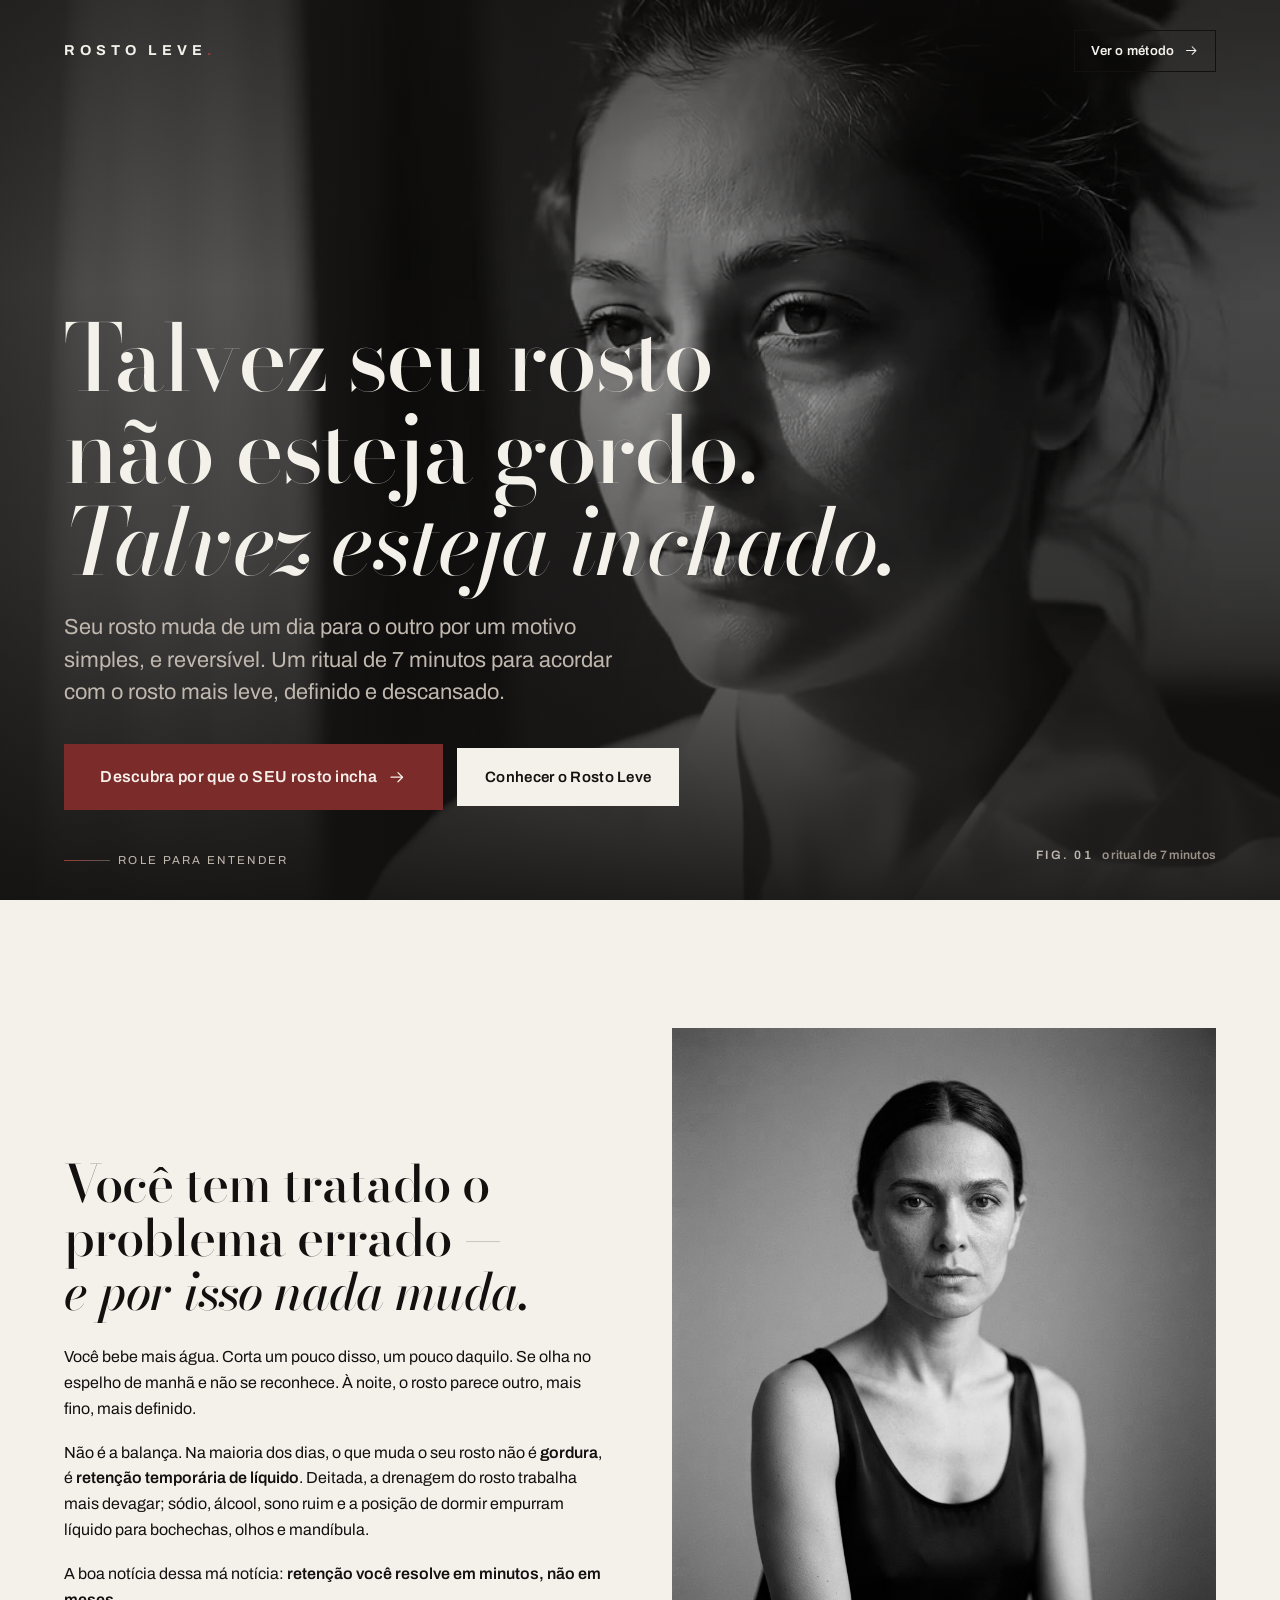
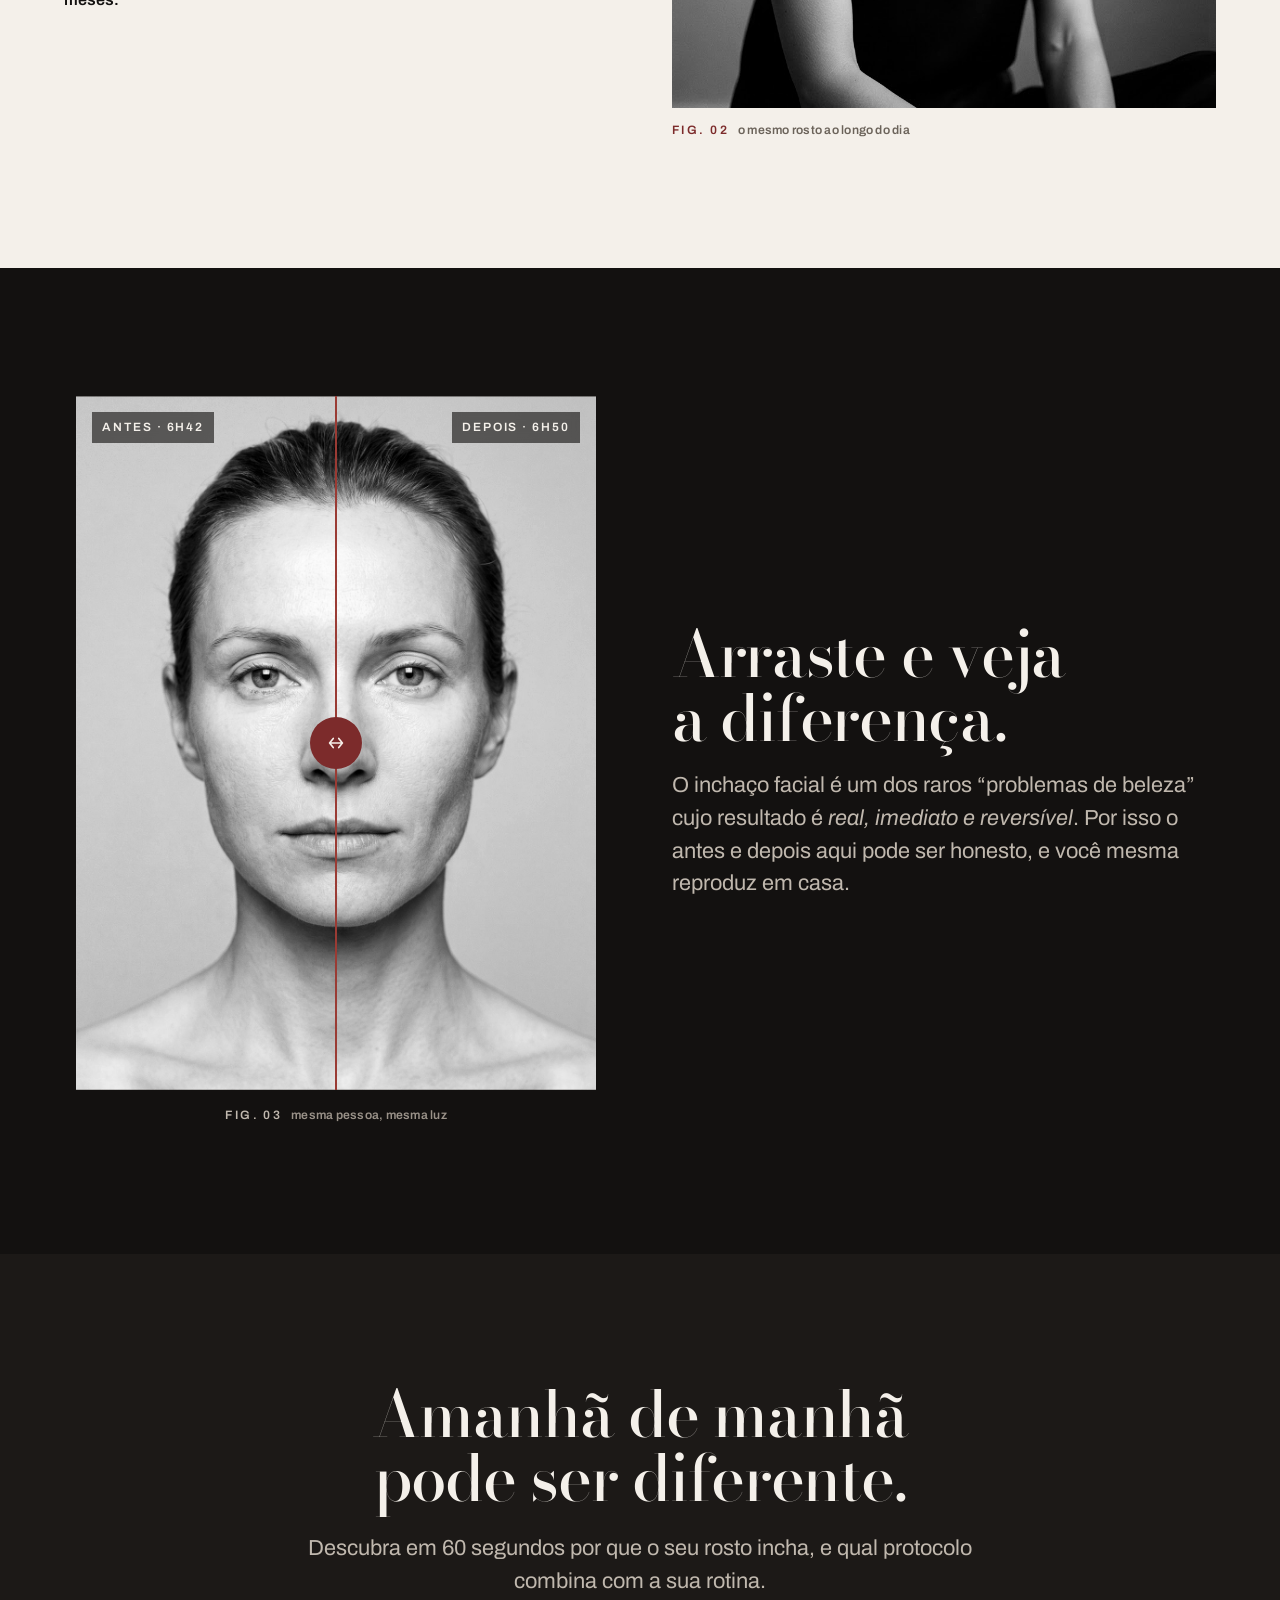
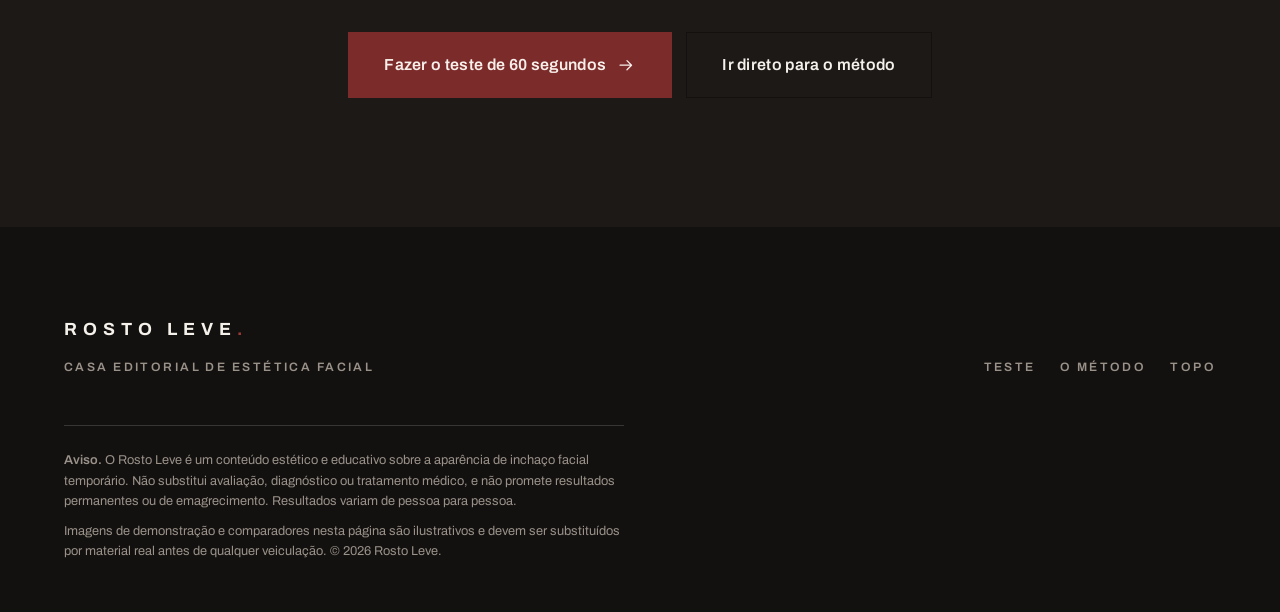
<file: index.html>
<!DOCTYPE html>
<html lang="pt-BR">
<head>
<meta charset="UTF-8">
<meta name="viewport" content="width=device-width, initial-scale=1">
<title>Rosto Leve, o ritual de 7 minutos para desinchar o rosto</title>
<meta name="description" content="Talvez seu rosto não esteja gordo. Talvez esteja inchado. O método de 7 minutos para reduzir a aparência de inchaço facial e acordar com o rosto mais leve.">
<link rel="preconnect" href="https://fonts.googleapis.com">
<link rel="preconnect" href="https://fonts.gstatic.com" crossorigin>
<link rel="stylesheet" href="https://fonts.googleapis.com/css2?family=Archivo:wght@400;500;600;700&family=Bodoni+Moda:ital,opsz,wght@0,6..96,400;0,6..96,500;0,6..96,600;1,6..96,400;1,6..96,500&display=swap">
<link rel="stylesheet" href="assets/css/app.css?v=4">
<link rel="icon" href="assets/img/favicon.svg" type="image/svg+xml">
<link rel="icon" href="assets/img/favicon-32.png" sizes="32x32" type="image/png">
<link rel="apple-touch-icon" href="assets/img/apple-touch-icon.png">
<!-- Meta Pixel Code -->
<script>
!function(f,b,e,v,n,t,s){if(f.fbq)return;n=f.fbq=function(){n.callMethod?n.callMethod.apply(n,arguments):n.queue.push(arguments)};if(!f._fbq)f._fbq=n;n.push=n;n.loaded=!0;n.version='2.0';n.queue=[];t=b.createElement(e);t.async=!0;t.src=v;s=b.getElementsByTagName(e)[0];s.parentNode.insertBefore(t,s)}(window,document,'script','https://connect.facebook.net/en_US/fbevents.js');
fbq('init','1429300079170606');
fbq('track','PageView');
</script>
<noscript><img height="1" width="1" style="display:none" src="https://www.facebook.com/tr?id=1429300079170606&ev=PageView&noscript=1"/></noscript>
<!-- End Meta Pixel Code -->
</head>
<body>

<!-- SVG sprite (ícones de traço único) -->
<svg width="0" height="0" style="position:absolute" aria-hidden="true">
  <defs>
    <symbol id="i-arrow" viewBox="0 0 24 24"><path d="M4 12h15M13 6l6 6-6 6"/></symbol>
    <symbol id="i-move" viewBox="0 0 24 24"><path d="M9 7 5 12l4 5M15 7l4 5-4 5M6 12h12"/></symbol>
    <symbol id="i-check" viewBox="0 0 24 24"><path d="M4 12.5 9 17.5 20 6.5"/></symbol>
    <symbol id="i-shield" viewBox="0 0 24 24"><path d="M12 3l7 3v5.5c0 4.4-3 7.6-7 9.2-4-1.6-7-4.8-7-9.2V6z"/><path d="M8.7 12.2 11 14.5l4.4-4.6"/></symbol>
    <symbol id="i-down" viewBox="0 0 24 24"><path d="M6 9l6 6 6-6"/></symbol>
  </defs>
</svg>

<!-- =================== HERO =================== -->
<header class="hero" id="topo">
  <nav class="nav">
    <a class="wordmark" href="index.html">Rosto Leve<span class="dot">.</span></a>
    <a class="btn btn--ghost" href="vendas.html">Ver o método <svg class="ico arw"><use href="#i-arrow"/></svg></a>
  </nav>

  <div class="hero__media">
    <video autoplay muted loop playsinline preload="auto" poster="assets/img/poster-hero-1.jpg">
      <source src="assets/video/hero-1.mp4" type="video/mp4">
    </video>
  </div>
  <div class="hero__scrim"></div>

  <div class="hero__inner">
    <h1 class="display d-hero hero__headline">
      Talvez seu rosto não esteja gordo.
      <span class="l2">Talvez esteja inchado.</span>
    </h1>
    <p class="lede hero__sub">
      Seu rosto muda de um dia para o outro por um motivo simples, e reversível.
      Um ritual de 7 minutos para acordar com o rosto mais leve, definido e descansado.
    </p>
    <div class="hero__cta">
      <a class="btn btn--primary btn--lg" href="quiz.html">Descubra por que o SEU rosto incha <svg class="ico arw"><use href="#i-arrow"/></svg></a>
      <a class="btn btn--light" href="vendas.html">Conhecer o Rosto Leve</a>
    </div>
  </div>

  <div class="hero__credit">
    <p class="credit"><span class="idx">Fig. 01</span> &nbsp;<span class="cap">o ritual de 7 minutos</span></p>
  </div>
  <div class="scroll-cue"><span class="line"></span> role para entender</div>
</header>

<!-- =================== REFRAME =================== -->
<section class="section on-light">
  <div class="wrap">
    <div class="spread spread--flip-mobile">
      <div class="spread__text reveal">
        <h2 class="statement">Você tem tratado o problema errado —
          <span class="accent">e por isso nada muda.</span></h2>
        <div class="body-col" style="margin-top:1.6rem">
          <p>Você bebe mais água. Corta um pouco disso, um pouco daquilo. Se olha no espelho de manhã e não se reconhece. À noite, o rosto parece outro, mais fino, mais definido.</p>
          <p>Não é a balança. Na maioria dos dias, o que muda o seu rosto não é <strong>gordura</strong>, é <strong>retenção temporária de líquido</strong>. Deitada, a drenagem do rosto trabalha mais devagar; sódio, álcool, sono ruim e a posição de dormir empurram líquido para bochechas, olhos e mandíbula.</p>
          <p>A boa notícia dessa má notícia: <strong>retenção você resolve em minutos, não em meses.</strong></p>
        </div>
      </div>
      <div class="spread__fig reveal" data-d="1">
        <div class="frame"><img src="assets/img/guia-retrato-1.jpg" alt="Retrato editorial em preto e branco" loading="lazy"></div>
        <p class="spread__cap credit"><span class="idx">Fig. 02</span> &nbsp;<span class="cap">o mesmo rosto ao longo do dia</span></p>
      </div>
    </div>
  </div>
</section>

<!-- =================== PROVA: comparador =================== -->
<section class="section on-dark" id="prova">
  <div class="wrap">
    <div class="spread spread--text-left" style="align-items:center">
      <div class="spread__text reveal">
        <h2 class="display d-1">Arraste e veja a diferença.</h2>
        <p class="lede" style="margin-top:1.2rem">O inchaço facial é um dos raros “problemas de beleza” cujo resultado é <em>real, imediato e reversível</em>. Por isso o antes e depois aqui pode ser honesto, e você mesma reproduz em casa.</p>
      </div>
      <div class="reveal" data-d="1">
        <div class="compare" role="group" aria-label="Comparador antes e depois">
          <span class="compare__tag compare__tag--before">Antes · 6h42</span>
          <span class="compare__tag compare__tag--after">Depois · 6h50</span>
          <div class="compare__img compare__before">
            <img src="assets/img/antes-index.jpg" alt="Rosto ao acordar, com inchaço matinal" loading="lazy">
          </div>
          <div class="compare__img compare__after">
            <img src="assets/img/depois-index.jpg" alt="Rosto descansado após o ritual" loading="lazy">
          </div>
          <div class="compare__handle"></div>
          <div class="compare__knob" aria-hidden="true"><svg class="ico"><use href="#i-move"/></svg></div>
          <input class="compare__range" type="range" min="0" max="100" value="50" step="0.1"
                 role="slider" aria-label="Revelar depois" aria-valuemin="0" aria-valuemax="100" aria-valuenow="50">
        </div>
        <p class="credit" style="margin-top:1rem;text-align:center"><span class="idx">Fig. 03</span> &nbsp;<span class="cap">mesma pessoa, mesma luz</span></p>
      </div>
    </div>
  </div>
</section>

<!-- =================== CTA close (noite) =================== -->
<section class="section on-dark-2" style="text-align:center">
  <div class="narrow reveal">
    <h2 class="display d-1">Amanhã de manhã pode ser diferente.</h2>
    <p class="lede" style="margin:1.4rem auto 0">Descubra em 60 segundos por que o seu rosto incha, e qual protocolo combina com a sua rotina.</p>
    <div style="margin-top:2.2rem;display:flex;gap:14px;justify-content:center;flex-wrap:wrap">
      <a class="btn btn--primary btn--lg" href="quiz.html">Fazer o teste de 60 segundos <svg class="ico arw"><use href="#i-arrow"/></svg></a>
      <a class="btn btn--ghost btn--lg" href="vendas.html">Ir direto para o método</a>
    </div>
  </div>
</section>

<!-- =================== FOOTER =================== -->
<footer class="foot on-dark">
  <div class="wrap">
    <div class="foot__top">
      <div>
        <a class="wordmark" href="index.html" style="font-size:1.1rem">Rosto Leve<span class="dot">.</span></a>
        <p class="credit" style="margin-top:.8rem">Casa editorial de estética facial</p>
      </div>
      <nav style="display:flex;gap:24px;flex-wrap:wrap" class="credit">
        <a href="quiz.html">Teste</a><a href="vendas.html">O método</a><a href="#topo">Topo</a>
      </nav>
    </div>
    <div class="foot__disc">
      <p><strong>Aviso.</strong> O Rosto Leve é um conteúdo estético e educativo sobre a aparência de inchaço facial temporário. Não substitui avaliação, diagnóstico ou tratamento médico, e não promete resultados permanentes ou de emagrecimento. Resultados variam de pessoa para pessoa.</p>
      <p>Imagens de demonstração e comparadores nesta página são ilustrativos e devem ser substituídos por material real antes de qualquer veiculação. © <span data-year>2026</span> Rosto Leve.</p>
    </div>
  </div>
</footer>

<script src="assets/js/app.js?v=5"></script>
</body>
</html>
</file>
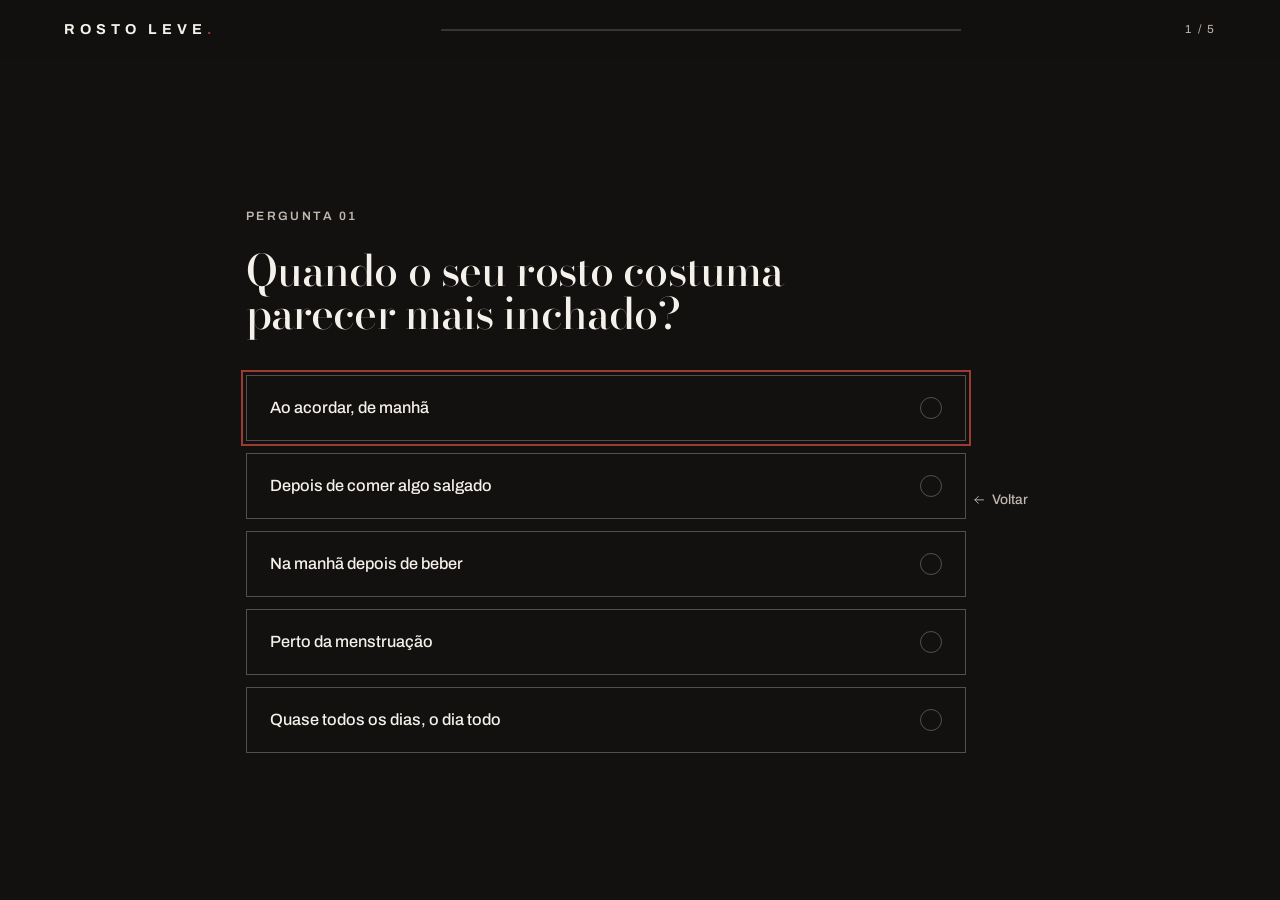
<file: quiz.html>
<!DOCTYPE html>
<html lang="pt-BR">
<head>
<meta charset="UTF-8">
<meta name="viewport" content="width=device-width, initial-scale=1">
<title>Teste — por que o seu rosto incha?</title>
<meta name="description" content="Responda 5 perguntas rápidas e descubra por que o seu rosto muda de um dia para o outro — e qual protocolo do Rosto Leve combina com você.">
<link rel="preconnect" href="https://fonts.googleapis.com">
<link rel="preconnect" href="https://fonts.gstatic.com" crossorigin>
<link rel="stylesheet" href="https://fonts.googleapis.com/css2?family=Archivo:wght@400;500;600;700&family=Bodoni+Moda:ital,opsz,wght@0,6..96,400;0,6..96,500;0,6..96,600;1,6..96,400;1,6..96,500&display=swap">
<link rel="stylesheet" href="assets/css/app.css?v=4">
<link rel="icon" href="assets/img/favicon.svg" type="image/svg+xml">
<link rel="icon" href="assets/img/favicon-32.png" sizes="32x32" type="image/png">
<link rel="apple-touch-icon" href="assets/img/apple-touch-icon.png">
<!-- Meta Pixel Code -->
<script>
!function(f,b,e,v,n,t,s){if(f.fbq)return;n=f.fbq=function(){n.callMethod?n.callMethod.apply(n,arguments):n.queue.push(arguments)};if(!f._fbq)f._fbq=n;n.push=n;n.loaded=!0;n.version='2.0';n.queue=[];t=b.createElement(e);t.async=!0;t.src=v;s=b.getElementsByTagName(e)[0];s.parentNode.insertBefore(t,s)}(window,document,'script','https://connect.facebook.net/en_US/fbevents.js');
fbq('init','1429300079170606');
fbq('track','PageView');
</script>
<noscript><img height="1" width="1" style="display:none" src="https://www.facebook.com/tr?id=1429300079170606&ev=PageView&noscript=1"/></noscript>
<!-- End Meta Pixel Code -->
<style>
  /* Estilos específicos do quiz */
  .quiz-shell{min-height:100svh;display:flex;flex-direction:column;background:var(--ink)}
  .q-head{position:sticky;top:0;z-index:20;padding:18px var(--gutter);display:flex;align-items:center;justify-content:space-between;gap:20px;background:rgba(19,17,16,.85);backdrop-filter:blur(10px)}
  .q-progress{position:relative;flex:1;height:2px;background:var(--line-dark);max-width:520px}
  .q-progress__fill{position:absolute;left:0;top:0;bottom:0;width:100%;transform:scaleX(0);transform-origin:left;background:var(--accent-warm);transition:transform .5s var(--ease)}
  .q-counter{font-family:var(--sans);font-size:.74rem;letter-spacing:.18em;text-transform:uppercase;color:var(--on-dark-soft);min-width:4ch;text-align:right}
  .q-body{flex:1;display:flex;align-items:center;justify-content:center;padding:clamp(40px,8vw,90px) var(--gutter)}
  .q-step{width:min(100%,720px)}
  .q-step[hidden]{display:none}
  .q-step h2{margin-bottom:clamp(24px,4vw,40px)}
  .q-opts{display:grid;gap:12px}
  .q-opt{display:flex;align-items:center;justify-content:space-between;gap:16px;text-align:left;width:100%;
    padding:1.15em 1.4em;border:1px solid var(--line-dark-2);color:var(--on-dark);
    font-family:var(--sans);font-size:1.02rem;font-weight:500;
    transition:background .3s var(--ease),border-color .3s var(--ease),transform .2s var(--ease),padding .3s var(--ease)}
  .q-opt:hover{background:var(--graphite);border-color:var(--bone);padding-left:1.7em}
  .q-opt[aria-pressed="true"]{background:var(--accent);border-color:var(--accent);color:var(--accent-on)}
  .q-opt .mk{width:22px;height:22px;border:1px solid var(--line-dark-2);border-radius:50%;flex:none;position:relative;transition:border-color .3s}
  .q-opt:hover .mk{border-color:var(--bone)}
  .q-opt[aria-pressed="true"] .mk{border-color:var(--accent-on);background:var(--accent-on)}
  .q-nav{margin-top:clamp(26px,4vw,40px);display:flex;align-items:center;gap:18px}
  .q-back{display:inline-flex;align-items:center;gap:.5em;color:var(--on-dark-soft);font-size:.86rem;font-weight:500}
  .q-back:hover{color:var(--on-dark)}
  .q-back svg{transform:rotate(180deg)}
  .q-intro{color:var(--on-dark-soft);margin-bottom:1.4rem;max-width:52ch}
  /* Resultado */
  .q-result{width:min(100%,780px)}
  .q-result .rlabel{margin-bottom:1.2rem}
  .q-result .rdesc{margin:1.4rem 0 0;color:var(--on-dark-soft);max-width:60ch;font-size:1.08rem;line-height:1.55}
  .q-result ul{list-style:none;padding:0;margin:1.8rem 0 0;display:grid;gap:.9rem}
  .q-result li{display:grid;grid-template-columns:auto 1fr;gap:.8em;align-items:start;color:var(--on-dark);max-width:58ch}
  .q-result li .ico{width:1.25em;height:1.25em;color:var(--accent-warm);margin-top:.2em}
  .q-cta{margin-top:2.4rem;display:flex;gap:14px;flex-wrap:wrap;align-items:center}
</style>
</head>
<body>

<svg width="0" height="0" style="position:absolute" aria-hidden="true"><defs>
  <symbol id="i-arrow" viewBox="0 0 24 24" fill="none" stroke="currentColor" stroke-width="1.6" stroke-linecap="round" stroke-linejoin="round"><path d="M4 12h15M13 6l6 6-6 6"/></symbol>
  <symbol id="i-check" viewBox="0 0 24 24" fill="none" stroke="currentColor" stroke-width="1.6" stroke-linecap="round" stroke-linejoin="round"><path d="M4 12.5 9 17.5 20 6.5"/></symbol>
</defs></svg>

<main class="quiz-shell" data-quiz>
  <div class="q-head">
    <a class="wordmark" href="index.html">Rosto Leve<span class="dot">.</span></a>
    <div class="q-progress"><div class="q-progress__fill"></div></div>
    <span class="q-counter" data-q-counter>1 / 5</span>
  </div>

  <div class="q-body">

    <!-- Q1 -->
    <div class="q-step" data-key="quando">
      <p class="credit q-intro"><span class="idx">Pergunta 01</span></p>
      <h2 class="display d-2">Quando o seu rosto costuma parecer mais inchado?</h2>
      <div class="q-opts">
        <button class="q-opt" data-opt="manha"><span>Ao acordar, de manhã</span><span class="mk"></span></button>
        <button class="q-opt" data-opt="salgado"><span>Depois de comer algo salgado</span><span class="mk"></span></button>
        <button class="q-opt" data-opt="alcool"><span>Na manhã depois de beber</span><span class="mk"></span></button>
        <button class="q-opt" data-opt="tpm"><span>Perto da menstruação</span><span class="mk"></span></button>
        <button class="q-opt" data-opt="sempre"><span>Quase todos os dias, o dia todo</span><span class="mk"></span></button>
      </div>
    </div>

    <!-- Q2 -->
    <div class="q-step" data-key="muda" hidden>
      <p class="credit q-intro"><span class="idx">Pergunta 02</span></p>
      <h2 class="display d-2">Você sente que “muda de cara” de um dia para o outro?</h2>
      <div class="q-opts">
        <button class="q-opt" data-opt="muito"><span>Sim, é impressionante a diferença</span><span class="mk"></span></button>
        <button class="q-opt" data-opt="asvezes"><span>Às vezes, em certos dias</span><span class="mk"></span></button>
        <button class="q-opt" data-opt="pouco"><span>Quase não muda</span><span class="mk"></span></button>
      </div>
    </div>

    <!-- Q3 -->
    <div class="q-step" data-key="agua" hidden>
      <p class="credit q-intro"><span class="idx">Pergunta 03</span></p>
      <h2 class="display d-2">Já tentou beber mais água — e mesmo assim não resolveu?</h2>
      <div class="q-opts">
        <button class="q-opt" data-opt="sim"><span>Sim, e me frustrei</span><span class="mk"></span></button>
        <button class="q-opt" data-opt="talvez"><span>Bebo pouca água, admito</span><span class="mk"></span></button>
        <button class="q-opt" data-opt="nao"><span>Nunca tentei nada específico</span><span class="mk"></span></button>
      </div>
    </div>

    <!-- Q4 -->
    <div class="q-step" data-key="momento" hidden>
      <p class="credit q-intro"><span class="idx">Pergunta 04</span></p>
      <h2 class="display d-2">Qual momento mais te incomoda?</h2>
      <div class="q-opts">
        <button class="q-opt" data-opt="fotos"><span>Aparecer em fotos e selfies</span><span class="mk"></span></button>
        <button class="q-opt" data-opt="trabalho"><span>Trabalho, reuniões, chamadas de vídeo</span><span class="mk"></span></button>
        <button class="q-opt" data-opt="evento"><span>Um evento específico chegando</span><span class="mk"></span></button>
        <button class="q-opt" data-opt="espelho"><span>Só o espelho, toda manhã</span><span class="mk"></span></button>
      </div>
    </div>

    <!-- Q5 -->
    <div class="q-step" data-key="tempo" hidden>
      <p class="credit q-intro"><span class="idx">Pergunta 05</span></p>
      <h2 class="display d-2">Quanto tempo você tem de manhã?</h2>
      <div class="q-opts">
        <button class="q-opt" data-opt="pouco"><span>Menos de 5 minutos</span><span class="mk"></span></button>
        <button class="q-opt" data-opt="medio"><span>Entre 5 e 10 minutos</span><span class="mk"></span></button>
        <button class="q-opt" data-opt="muito"><span>Mais de 10 minutos</span><span class="mk"></span></button>
      </div>
    </div>

    <!-- RESULTADO -->
    <div class="q-step q-result" hidden>
      <p class="credit rlabel"><span class="idx">Seu resultado</span></p>
      <h2 class="display d-1">Tudo indica: o seu rosto está <span class="serif-it">retendo líquido</span>, não acumulando gordura.</h2>
      <p class="rdesc">Pelas suas respostas, o padrão é de <strong>inchaço facial temporário</strong> — o tipo que muda de um dia para o outro e responde bem a um ritual curto e bem sequenciado. Não é a balança, e não é “culpa sua”.</p>
      <ul>
        <li><svg class="ico"><use href="#i-check"/></svg><span>O protocolo <strong>Rosto Leve de 7 minutos</strong> foi desenhado exatamente para esse padrão.</span></li>
        <li><svg class="ico"><use href="#i-check"/></svg><span>Cabe na sua manhã e entrega resultado visível <strong>no mesmo dia</strong>.</span></li>
        <li><svg class="ico"><use href="#i-check"/></svg><span>Inclui o protocolo <strong>SOS</strong> para os dias de urgência — foto, evento, a manhã depois.</span></li>
      </ul>
      <div class="q-cta">
        <a class="btn btn--primary btn--lg" href="vendas.html">Ver o método Rosto Leve <svg class="ico arw"><use href="#i-arrow"/></svg></a>
        <button class="q-back" data-q-restart type="button">Refazer o teste</button>
      </div>
      <p class="note" style="margin-top:2rem;max-width:56ch">Este teste é orientativo e estético. Inchaço súbito, assimétrico, com dor ou que não melhora em dias merece avaliação médica.</p>
    </div>

    <div class="q-nav">
      <button class="q-back" data-q-back type="button"><svg class="ico" style="width:1em;height:1em"><use href="#i-arrow"/></svg> Voltar</button>
    </div>

  </div>
</main>

<script src="assets/js/app.js?v=5"></script>
</body>
</html>
</file>
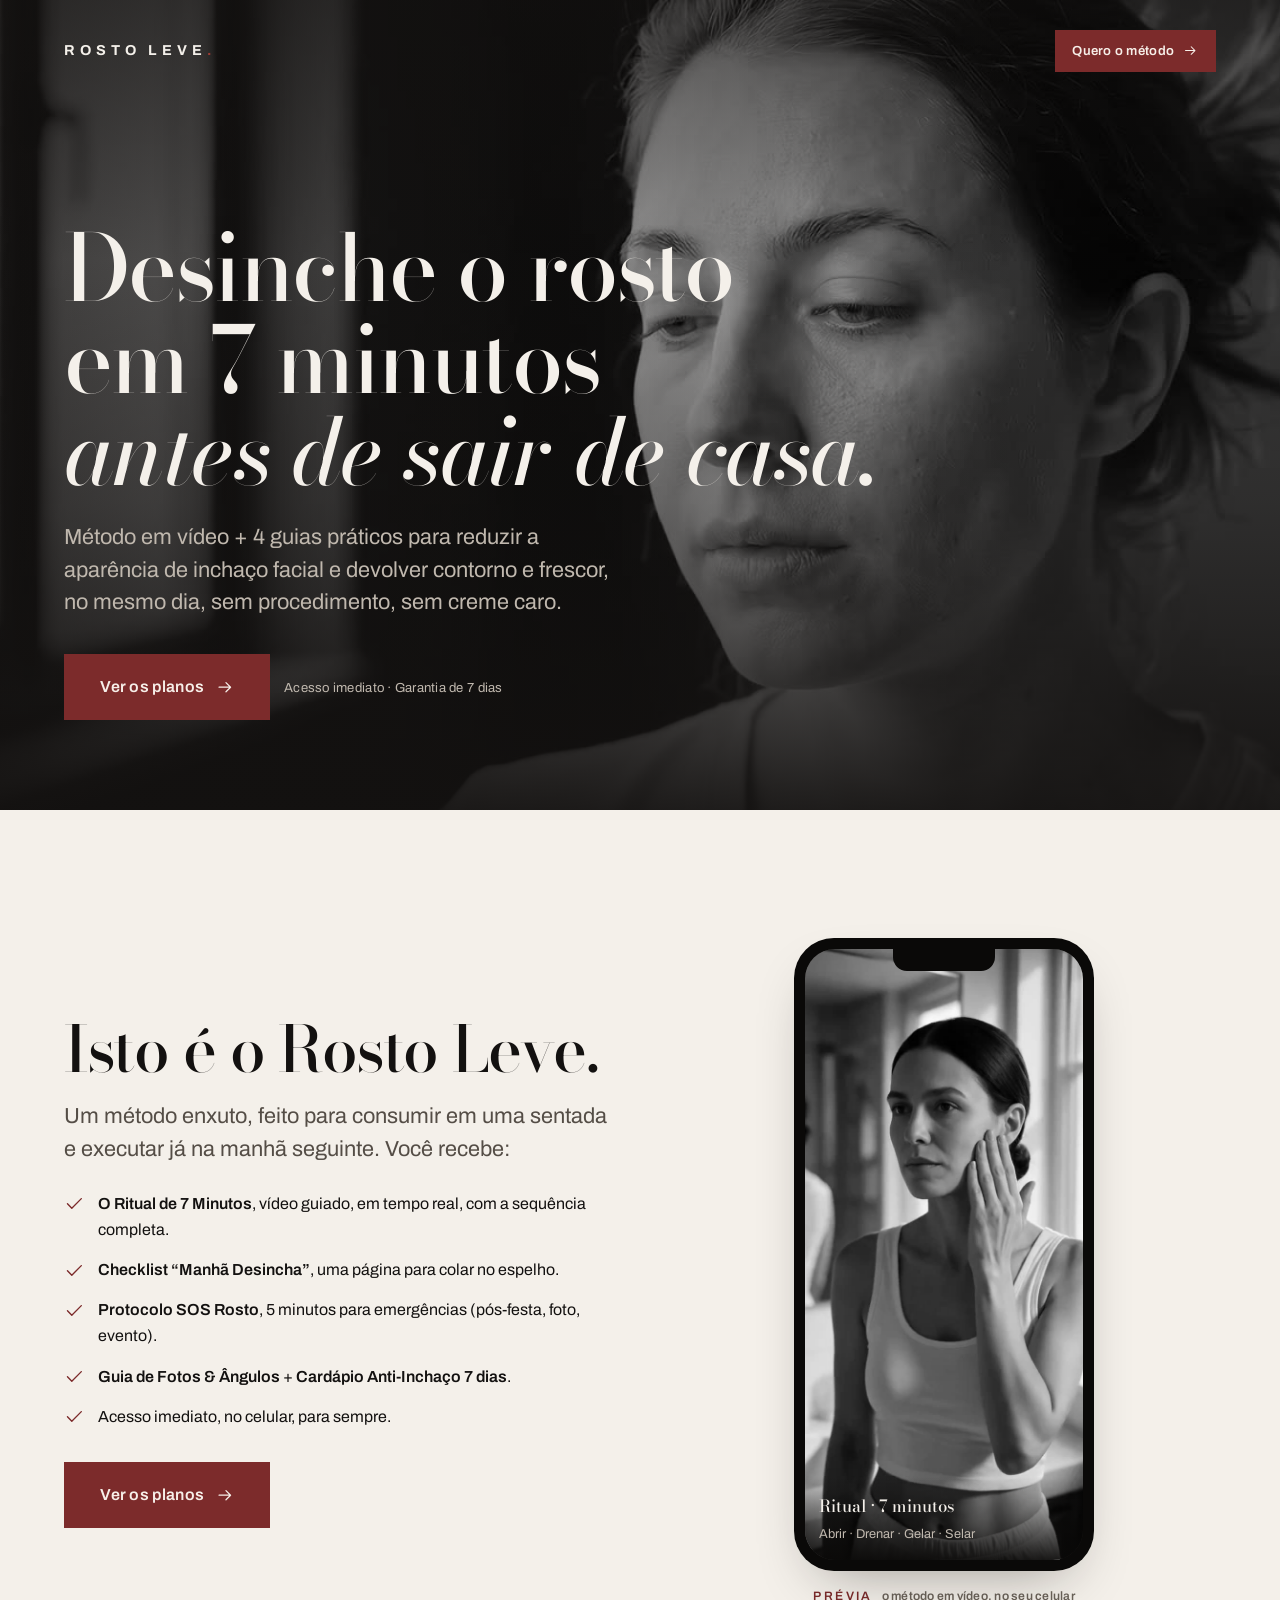
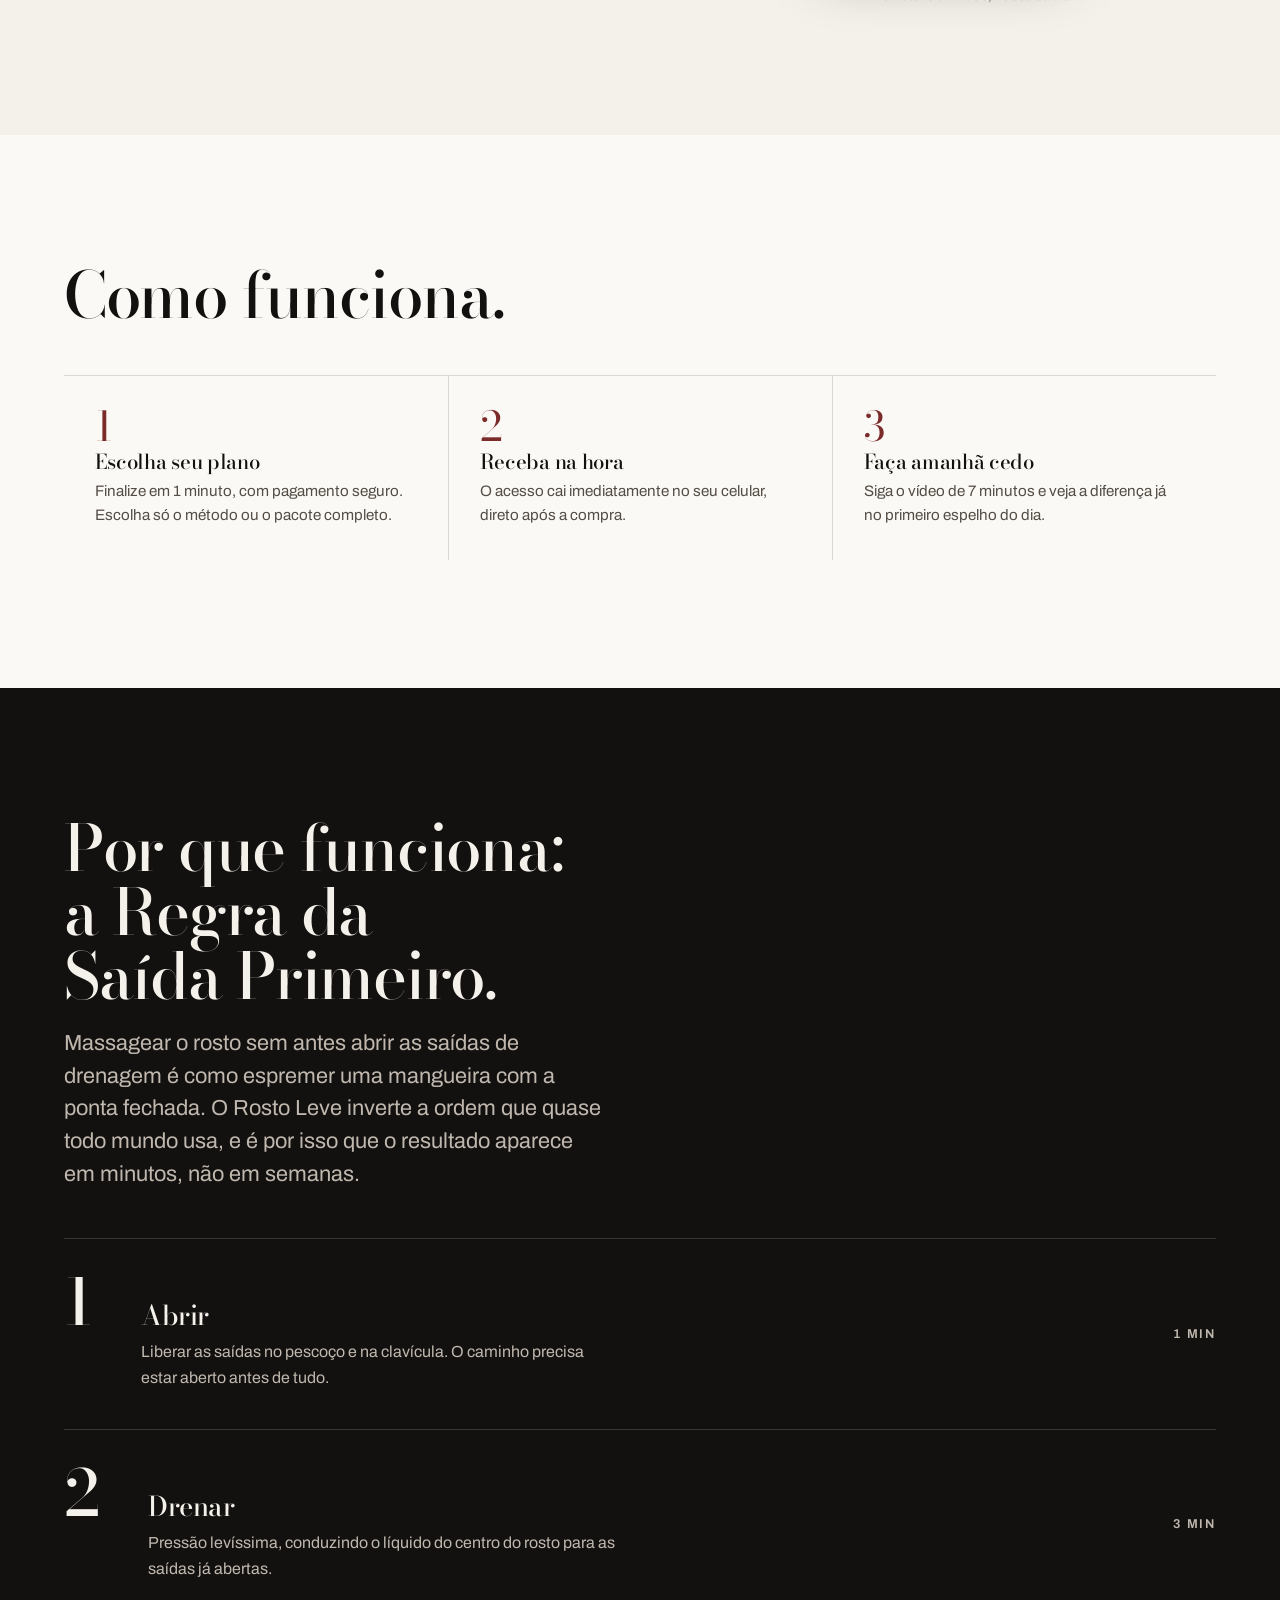
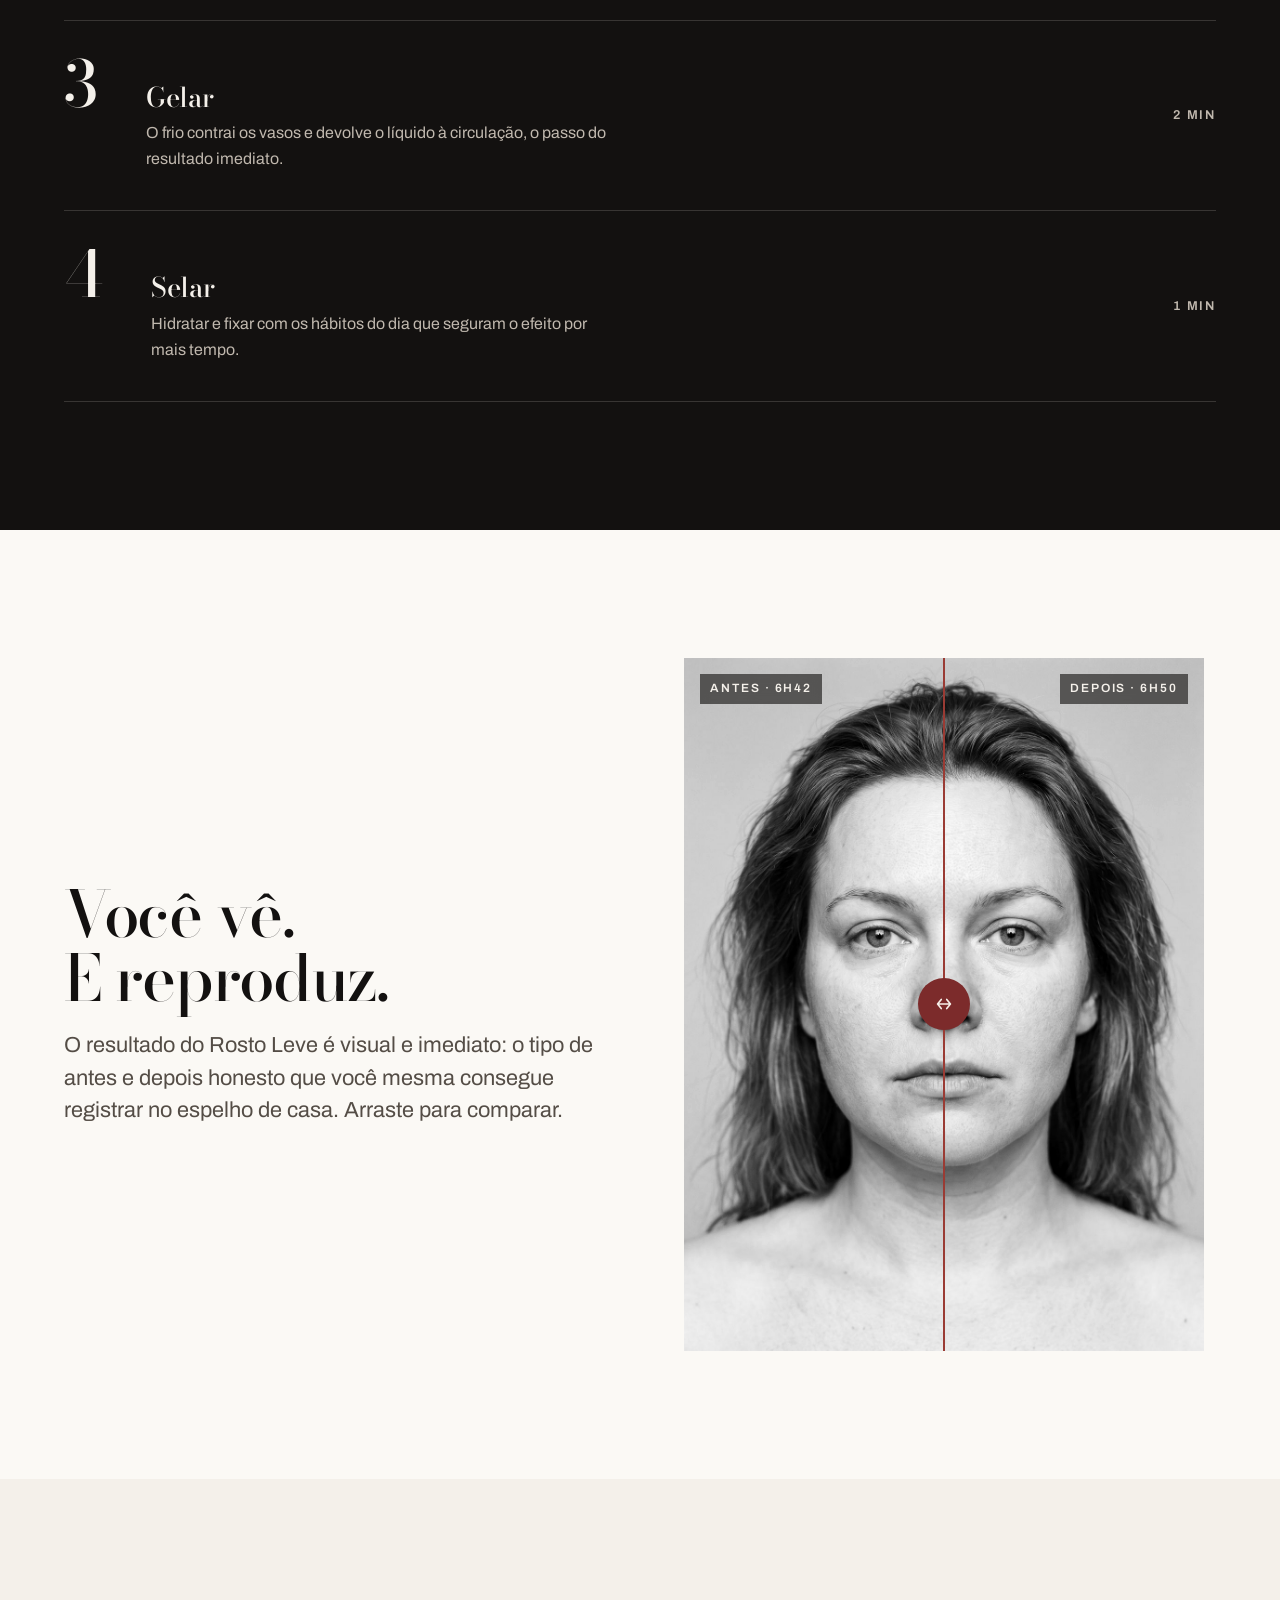
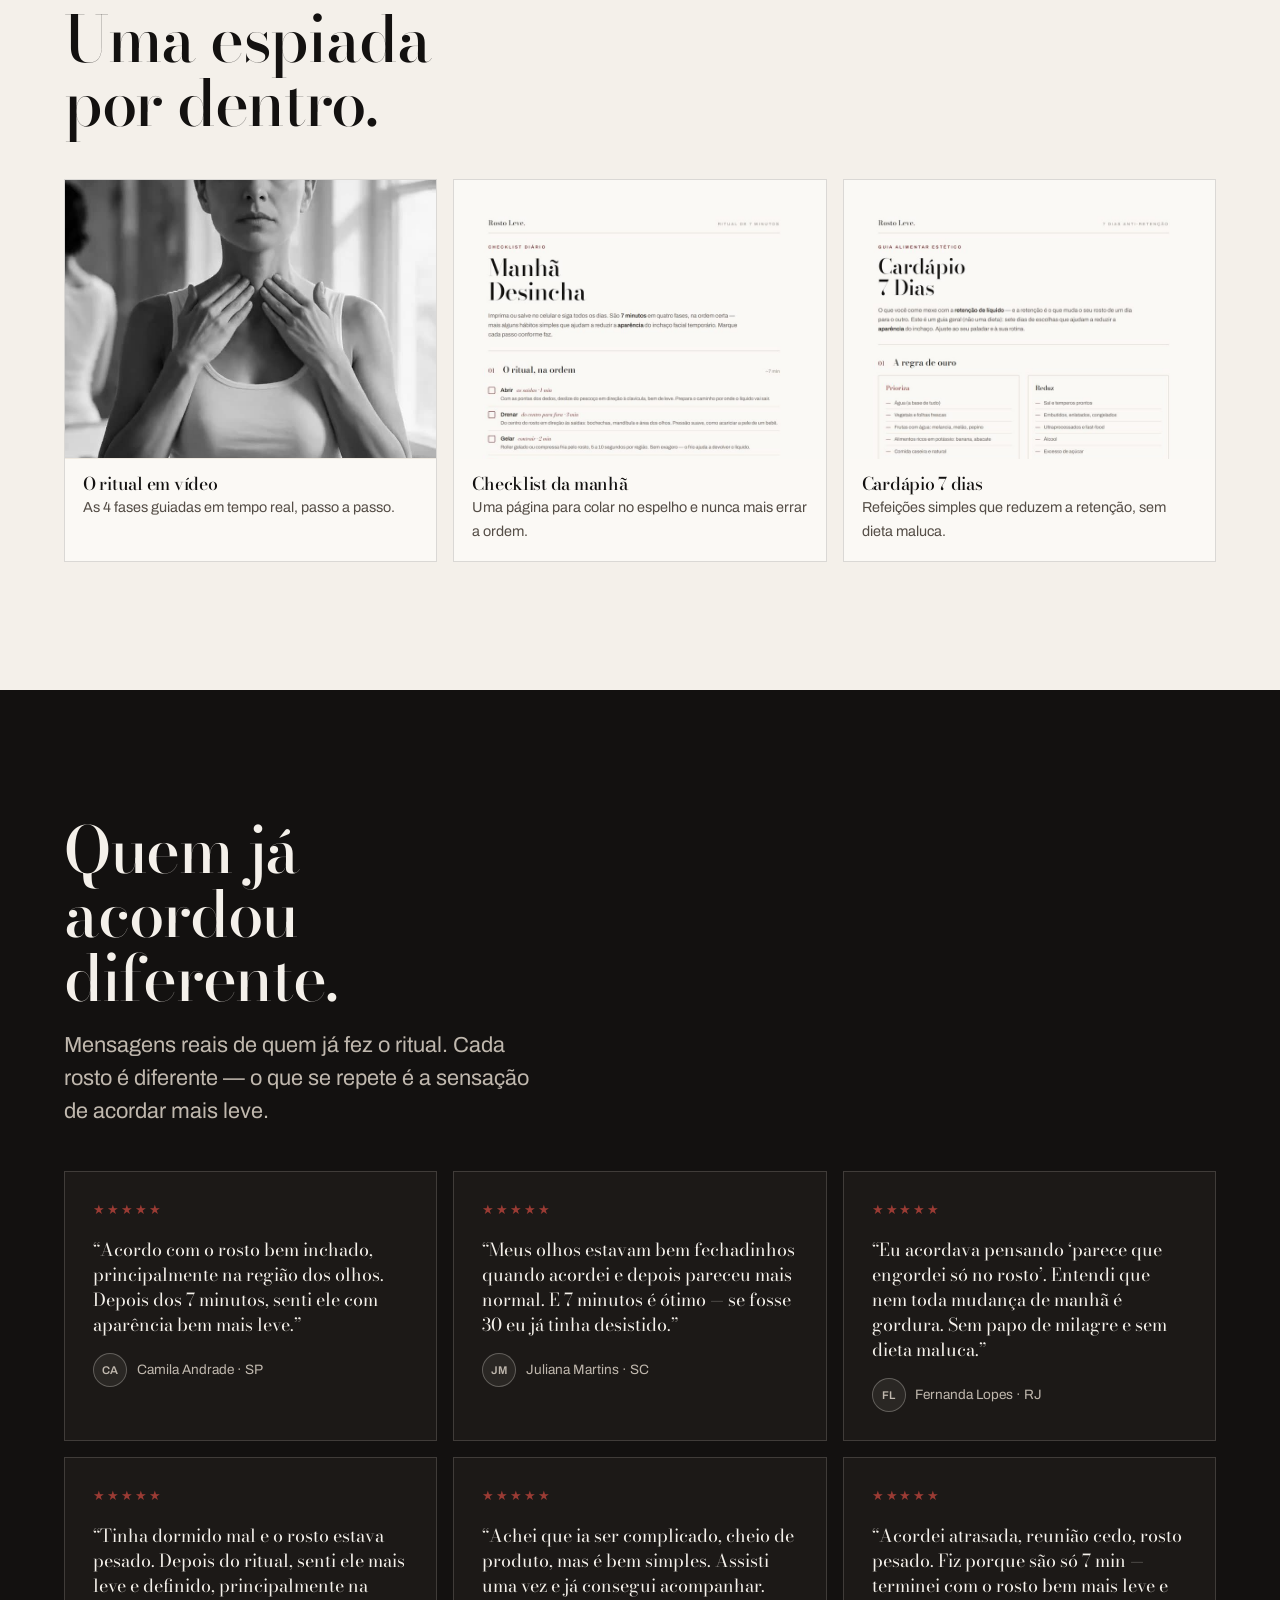
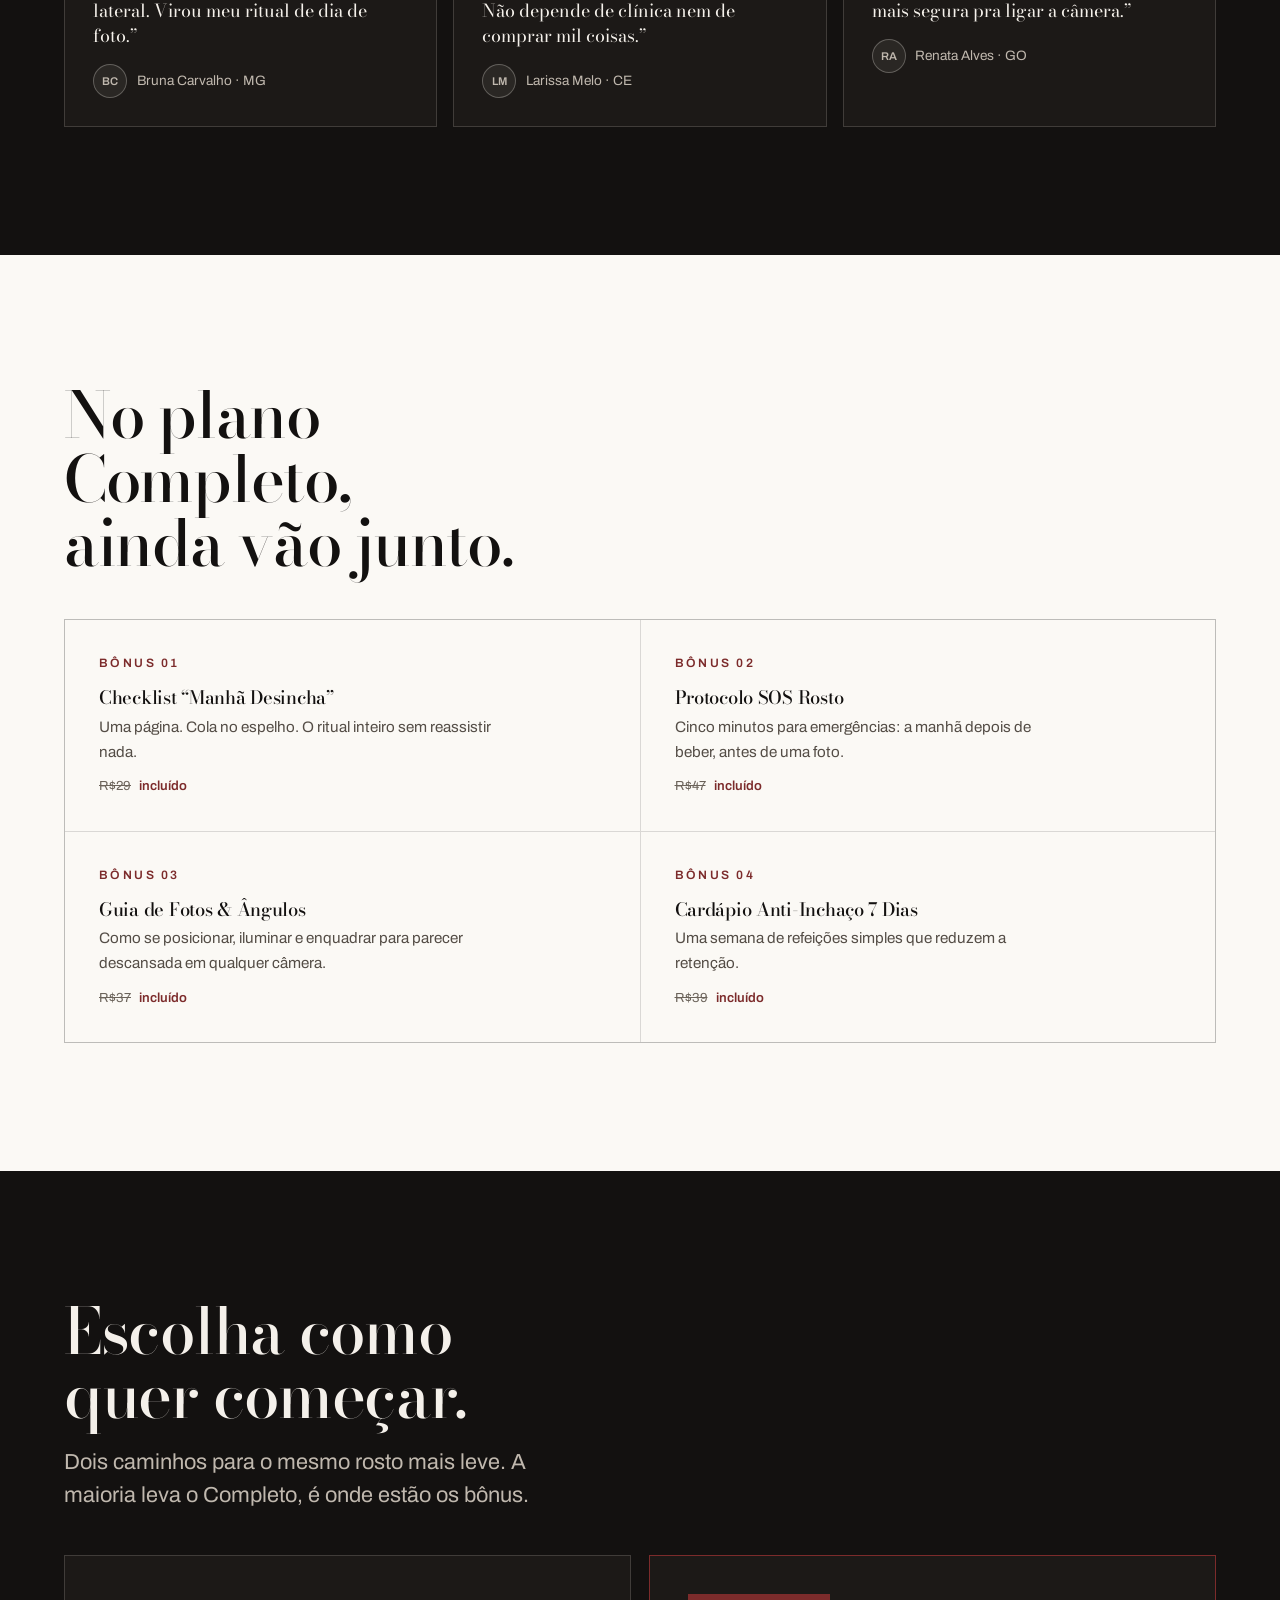
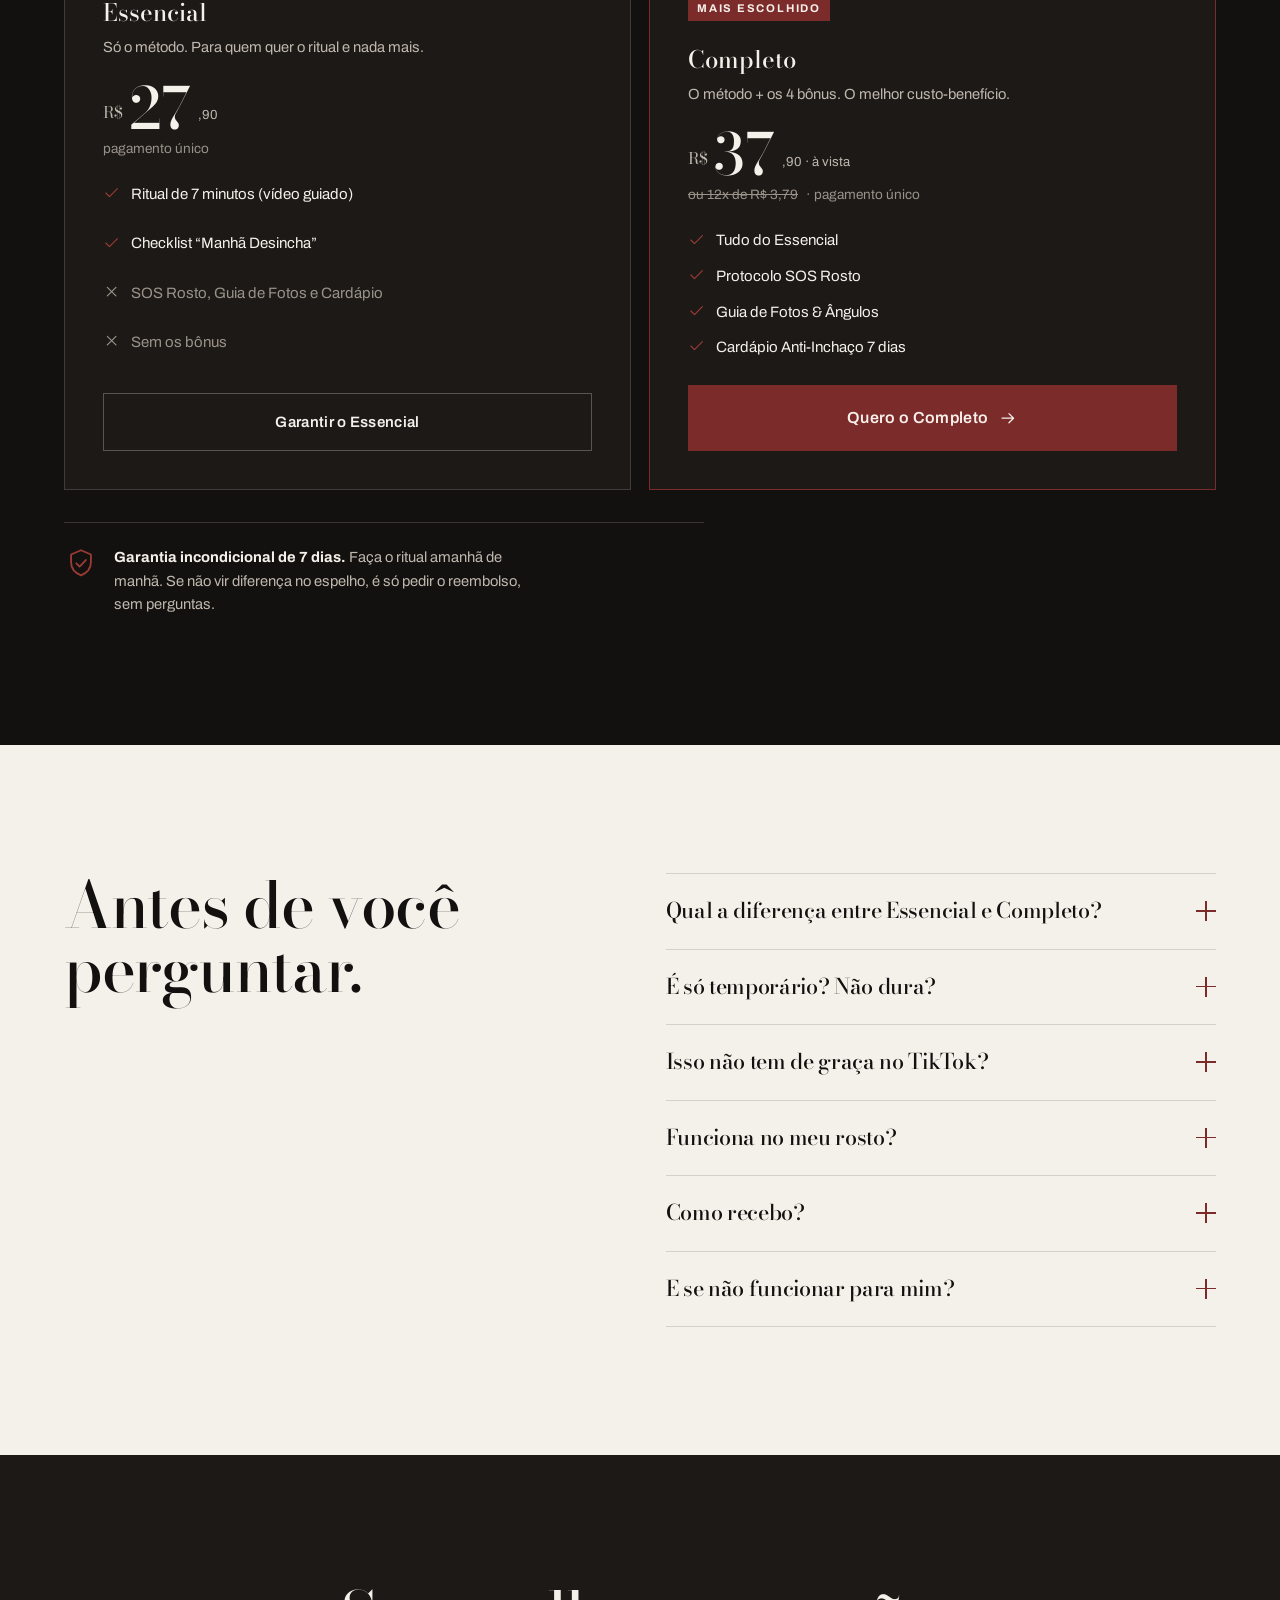
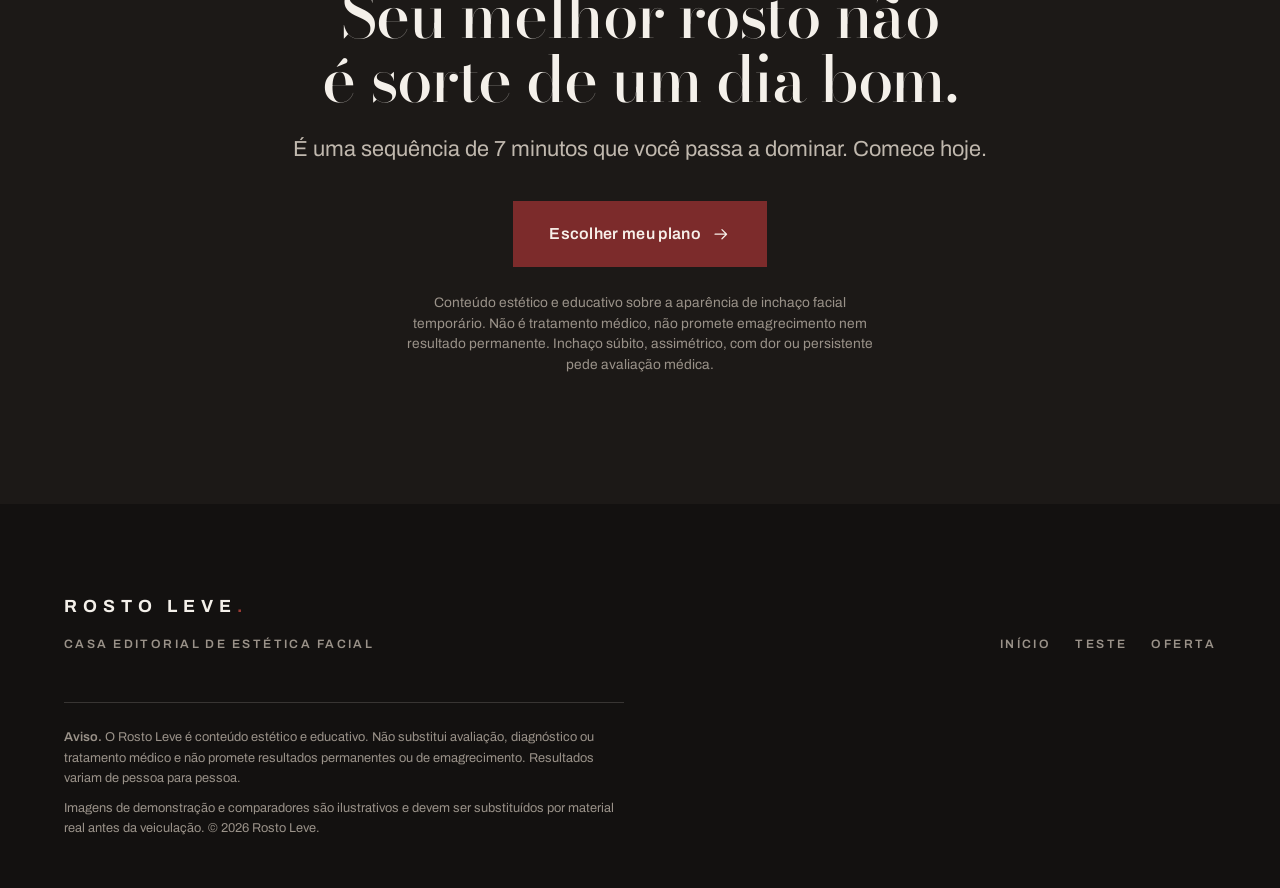
<file: vendas.html>
<!DOCTYPE html>
<html lang="pt-BR">
<head>
<meta charset="UTF-8">
<meta name="viewport" content="width=device-width, initial-scale=1">
<title>Rosto Leve, o método de 7 minutos para desinchar o rosto</title>
<meta name="description" content="O ritual matinal de 7 minutos para reduzir a aparência de inchaço facial e acordar com o rosto mais leve, definido e descansado. Acesso imediato, garantia de 7 dias.">
<link rel="preconnect" href="https://fonts.googleapis.com">
<link rel="preconnect" href="https://fonts.gstatic.com" crossorigin>
<link rel="stylesheet" href="https://fonts.googleapis.com/css2?family=Archivo:wght@400;500;600;700&family=Bodoni+Moda:ital,opsz,wght@0,6..96,400;0,6..96,500;0,6..96,600;1,6..96,400;1,6..96,500&display=swap">
<link rel="stylesheet" href="assets/css/app.css?v=4">
<link rel="icon" href="assets/img/favicon.svg" type="image/svg+xml">
<link rel="icon" href="assets/img/favicon-32.png" sizes="32x32" type="image/png">
<link rel="apple-touch-icon" href="assets/img/apple-touch-icon.png">
<!-- Meta Pixel Code -->
<script>
!function(f,b,e,v,n,t,s){if(f.fbq)return;n=f.fbq=function(){n.callMethod?n.callMethod.apply(n,arguments):n.queue.push(arguments)};if(!f._fbq)f._fbq=n;n.push=n;n.loaded=!0;n.version='2.0';n.queue=[];t=b.createElement(e);t.async=!0;t.src=v;s=b.getElementsByTagName(e)[0];s.parentNode.insertBefore(t,s)}(window,document,'script','https://connect.facebook.net/en_US/fbevents.js');
fbq('init','1429300079170606');
fbq('track','PageView');
fbq('track','ViewContent',{content_name:'Rosto Leve - Vendas'});
</script>
<noscript><img height="1" width="1" style="display:none" src="https://www.facebook.com/tr?id=1429300079170606&ev=PageView&noscript=1"/></noscript>
<!-- End Meta Pixel Code -->
</head>
<body>

<svg width="0" height="0" style="position:absolute" aria-hidden="true"><defs>
  <symbol id="i-arrow" viewBox="0 0 24 24"><path d="M4 12h15M13 6l6 6-6 6"/></symbol>
  <symbol id="i-move" viewBox="0 0 24 24"><path d="M9 7 5 12l4 5M15 7l4 5-4 5M6 12h12"/></symbol>
  <symbol id="i-check" viewBox="0 0 24 24"><path d="M4 12.5 9 17.5 20 6.5"/></symbol>
  <symbol id="i-shield" viewBox="0 0 24 24"><path d="M12 3l7 3v5.5c0 4.4-3 7.6-7 9.2-4-1.6-7-4.8-7-9.2V6z"/><path d="M8.7 12.2 11 14.5l4.4-4.6"/></symbol>
  <symbol id="i-down" viewBox="0 0 24 24"><path d="M6 9l6 6 6-6"/></symbol>
  <symbol id="i-x" viewBox="0 0 24 24"><path d="M6 6l12 12M18 6L6 18"/></symbol>
</defs></svg>

<!-- =================== HERO =================== -->
<header class="hero" id="topo" data-sticky-after style="min-height:90svh">
  <nav class="nav">
    <a class="wordmark" href="index.html">Rosto Leve<span class="dot">.</span></a>
    <a class="btn btn--primary" href="#oferta">Quero o método <svg class="ico arw"><use href="#i-arrow"/></svg></a>
  </nav>

  <div class="hero__media">
    <video autoplay muted loop playsinline preload="auto" poster="assets/img/poster-hero-3.jpg"><source src="assets/video/hero-3.mp4" type="video/mp4"></video>
  </div>
  <div class="hero__scrim"></div>

  <div class="hero__inner">
    <h1 class="display d-hero hero__headline" style="max-width:15ch">
      Desinche o rosto em 7 minutos
      <span class="l2">antes de sair de casa.</span>
    </h1>
    <p class="lede hero__sub">Método em vídeo + 4 guias práticos para reduzir a aparência de inchaço facial e devolver contorno e frescor, no mesmo dia, sem procedimento, sem creme caro.</p>
    <div class="hero__cta">
      <a class="btn btn--primary btn--lg" href="#oferta">Ver os planos <svg class="ico arw"><use href="#i-arrow"/></svg></a>
      <span class="nav-note">Acesso imediato · Garantia de 7 dias</span>
    </div>
  </div>
</header>

<!-- =================== PRODUTO / O QUE RECEBE =================== -->
<section class="section on-light" id="produto">
  <div class="wrap">
    <div class="spread" style="align-items:center">
      <div class="reveal">
        <h2 class="display d-1">Isto é o Rosto Leve.</h2>
        <p class="lede" style="margin-top:1.2rem;color:var(--on-light-soft)">Um método enxuto, feito para consumir em uma sentada e executar já na manhã seguinte. Você recebe:</p>
        <ul class="checklist" style="margin-top:1.6rem">
          <li><svg class="ico"><use href="#i-check"/></svg><span><strong>O Ritual de 7 Minutos</strong>, vídeo guiado, em tempo real, com a sequência completa.</span></li>
          <li><svg class="ico"><use href="#i-check"/></svg><span><strong>Checklist “Manhã Desincha”</strong>, uma página para colar no espelho.</span></li>
          <li><svg class="ico"><use href="#i-check"/></svg><span><strong>Protocolo SOS Rosto</strong>, 5 minutos para emergências (pós-festa, foto, evento).</span></li>
          <li><svg class="ico"><use href="#i-check"/></svg><span><strong>Guia de Fotos &amp; Ângulos</strong> + <strong>Cardápio Anti-Inchaço 7 dias</strong>.</span></li>
          <li><svg class="ico"><use href="#i-check"/></svg><span>Acesso imediato, no celular, para sempre.</span></li>
        </ul>
        <a class="btn btn--primary btn--lg" href="#oferta" style="margin-top:2rem">Ver os planos <svg class="ico arw"><use href="#i-arrow"/></svg></a>
      </div>
      <div class="reveal" data-d="1">
        <div class="mockup">
          <div class="device">
            <div class="device__notch"></div>
            <div class="device__screen">
              <video autoplay muted loop playsinline preload="auto" poster="assets/img/poster-guia-previa.jpg"><source src="assets/video/guia-previa.mp4" type="video/mp4"></video>
              <div class="device__cap"><b>Ritual · 7 minutos</b><span>Abrir · Drenar · Gelar · Selar</span></div>
            </div>
          </div>
        </div>
        <p class="credit" style="margin-top:1rem;text-align:center;color:var(--on-light-faint)"><span class="idx" style="color:var(--accent)">Prévia</span> &nbsp;<span class="cap">o método em vídeo, no seu celular</span></p>
      </div>
    </div>
  </div>
</section>

<!-- =================== COMO FUNCIONA =================== -->
<section class="section on-paper">
  <div class="wrap">
    <div class="reveal" style="max-width:52ch">
      <h2 class="display d-1">Como funciona.</h2>
    </div>
    <div class="steps">
      <div class="step reveal"><span class="step__n">1</span><h3>Escolha seu plano</h3><p>Finalize em 1 minuto, com pagamento seguro. Escolha só o método ou o pacote completo.</p></div>
      <div class="step reveal" data-d="1"><span class="step__n">2</span><h3>Receba na hora</h3><p>O acesso cai imediatamente no seu celular, direto após a compra.</p></div>
      <div class="step reveal" data-d="2"><span class="step__n">3</span><h3>Faça amanhã cedo</h3><p>Siga o vídeo de 7 minutos e veja a diferença já no primeiro espelho do dia.</p></div>
    </div>
  </div>
</section>

<!-- =================== MECANISMO =================== -->
<section class="section on-dark" id="metodo">
  <div class="wrap">
    <div class="reveal" style="max-width:60ch">
      <h2 class="display d-1">Por que funciona: a Regra da Saída Primeiro.</h2>
      <p class="lede" style="margin-top:1.2rem">Massagear o rosto sem antes abrir as saídas de drenagem é como espremer uma mangueira com a ponta fechada. O Rosto Leve inverte a ordem que quase todo mundo usa, e é por isso que o resultado aparece em minutos, não em semanas.</p>
    </div>
    <div class="phases" style="border-top:none">
      <div class="phase reveal" style="border-color:var(--line-dark)">
        <span class="phase__n" style="color:var(--on-dark)">1</span>
        <div class="phase__b"><h3 style="color:var(--on-dark)">Abrir</h3><p style="color:var(--on-dark-soft)">Liberar as saídas no pescoço e na clavícula. O caminho precisa estar aberto antes de tudo.</p></div>
        <span class="phase__t" style="color:var(--on-dark-soft)">1 min</span>
      </div>
      <div class="phase reveal" style="border-color:var(--line-dark)">
        <span class="phase__n" style="color:var(--on-dark)">2</span>
        <div class="phase__b"><h3 style="color:var(--on-dark)">Drenar</h3><p style="color:var(--on-dark-soft)">Pressão levíssima, conduzindo o líquido do centro do rosto para as saídas já abertas.</p></div>
        <span class="phase__t" style="color:var(--on-dark-soft)">3 min</span>
      </div>
      <div class="phase reveal" style="border-color:var(--line-dark)">
        <span class="phase__n" style="color:var(--on-dark)">3</span>
        <div class="phase__b"><h3 style="color:var(--on-dark)">Gelar</h3><p style="color:var(--on-dark-soft)">O frio contrai os vasos e devolve o líquido à circulação, o passo do resultado imediato.</p></div>
        <span class="phase__t" style="color:var(--on-dark-soft)">2 min</span>
      </div>
      <div class="phase reveal" style="border-color:var(--line-dark);border-bottom:1px solid var(--line-dark)">
        <span class="phase__n" style="color:var(--on-dark)">4</span>
        <div class="phase__b"><h3 style="color:var(--on-dark)">Selar</h3><p style="color:var(--on-dark-soft)">Hidratar e fixar com os hábitos do dia que seguram o efeito por mais tempo.</p></div>
        <span class="phase__t" style="color:var(--on-dark-soft)">1 min</span>
      </div>
    </div>
  </div>
</section>

<!-- =================== PROVA =================== -->
<section class="section on-paper">
  <div class="wrap">
    <div class="spread spread--text-left" style="align-items:center">
      <div class="reveal">
        <h2 class="display d-1">Você vê. E reproduz.</h2>
        <p class="lede" style="margin-top:1.2rem;color:var(--on-light-soft)">O resultado do Rosto Leve é visual e imediato: o tipo de antes e depois honesto que você mesma consegue registrar no espelho de casa. Arraste para comparar.</p>
      </div>
      <div class="reveal" data-d="1">
        <div class="compare" role="group" aria-label="Comparador antes e depois">
          <span class="compare__tag compare__tag--before">Antes · 6h42</span>
          <span class="compare__tag compare__tag--after">Depois · 6h50</span>
          <div class="compare__img compare__before"><img src="assets/img/antes-vendas.jpg" alt="Rosto ao acordar, com inchaço matinal" loading="lazy"></div>
          <div class="compare__img compare__after"><img src="assets/img/depois-vendas.jpg" alt="Rosto descansado após o ritual" loading="lazy"></div>
          <div class="compare__handle"></div>
          <div class="compare__knob" aria-hidden="true"><svg class="ico"><use href="#i-move"/></svg></div>
          <input class="compare__range" type="range" min="0" max="100" value="50" step="0.1" role="slider" aria-label="Revelar depois" aria-valuemin="0" aria-valuemax="100" aria-valuenow="50">
        </div>
      </div>
    </div>
  </div>
</section>

<!-- =================== PRÉVIA DO CONTEÚDO =================== -->
<section class="section on-light">
  <div class="wrap">
    <div class="reveal" style="max-width:52ch">
      <h2 class="display d-1">Uma espiada por dentro.</h2>
    </div>
    <div class="preview">
      <div class="pv reveal">
        <div class="pv__media"><video autoplay muted loop playsinline preload="auto" poster="assets/img/poster-guia-ritual.jpg"><source src="assets/video/guia-ritual.mp4" type="video/mp4"></video></div>
        <div class="pv__b"><h3>O ritual em vídeo</h3><p>As 4 fases guiadas em tempo real, passo a passo.</p></div>
      </div>
      <div class="pv reveal" data-d="1">
        <div class="pv__media"><img src="assets/img/preview-checklist.jpg" alt="Prévia do Checklist Manhã Desincha" loading="lazy" style="filter:none;object-position:top"></div>
        <div class="pv__b"><h3>Checklist da manhã</h3><p>Uma página para colar no espelho e nunca mais errar a ordem.</p></div>
      </div>
      <div class="pv reveal" data-d="2">
        <div class="pv__media"><img src="assets/img/preview-cardapio.jpg" alt="Prévia do Cardápio 7 Dias Anti-Retenção" loading="lazy" style="filter:none;object-position:top"></div>
        <div class="pv__b"><h3>Cardápio 7 dias</h3><p>Refeições simples que reduzem a retenção, sem dieta maluca.</p></div>
      </div>
    </div>
  </div>
</section>

<!-- =================== DEPOIMENTOS =================== -->
<section class="section on-dark">
  <div class="wrap">
    <div class="reveal" style="max-width:52ch">
      <h2 class="display d-1">Quem já acordou diferente.</h2>
      <p class="lede" style="margin-top:1.2rem">Mensagens reais de quem já fez o ritual. Cada rosto é diferente — o que se repete é a sensação de acordar mais leve.</p>
    </div>
    <div class="tstm">
      <div class="tst reveal">
        <p class="tst__stars">★★★★★</p>
        <p class="tst__q">“Acordo com o rosto bem inchado, principalmente na região dos olhos. Depois dos 7 minutos, senti ele com aparência bem mais leve.”</p>
        <p class="tst__by"><span class="av" style="display:flex;align-items:center;justify-content:center;font-size:.7rem;font-weight:600">CA</span> Camila Andrade · SP</p>
      </div>
      <div class="tst reveal" data-d="1">
        <p class="tst__stars">★★★★★</p>
        <p class="tst__q">“Meus olhos estavam bem fechadinhos quando acordei e depois pareceu mais normal. E 7 minutos é ótimo — se fosse 30 eu já tinha desistido.”</p>
        <p class="tst__by"><span class="av" style="display:flex;align-items:center;justify-content:center;font-size:.7rem;font-weight:600">JM</span> Juliana Martins · SC</p>
      </div>
      <div class="tst reveal" data-d="2">
        <p class="tst__stars">★★★★★</p>
        <p class="tst__q">“Eu acordava pensando ‘parece que engordei só no rosto’. Entendi que nem toda mudança de manhã é gordura. Sem papo de milagre e sem dieta maluca.”</p>
        <p class="tst__by"><span class="av" style="display:flex;align-items:center;justify-content:center;font-size:.7rem;font-weight:600">FL</span> Fernanda Lopes · RJ</p>
      </div>
      <div class="tst reveal">
        <p class="tst__stars">★★★★★</p>
        <p class="tst__q">“Tinha dormido mal e o rosto estava pesado. Depois do ritual, senti ele mais leve e definido, principalmente na lateral. Virou meu ritual de dia de foto.”</p>
        <p class="tst__by"><span class="av" style="display:flex;align-items:center;justify-content:center;font-size:.7rem;font-weight:600">BC</span> Bruna Carvalho · MG</p>
      </div>
      <div class="tst reveal" data-d="1">
        <p class="tst__stars">★★★★★</p>
        <p class="tst__q">“Achei que ia ser complicado, cheio de produto, mas é bem simples. Assisti uma vez e já consegui acompanhar. Não depende de clínica nem de comprar mil coisas.”</p>
        <p class="tst__by"><span class="av" style="display:flex;align-items:center;justify-content:center;font-size:.7rem;font-weight:600">LM</span> Larissa Melo · CE</p>
      </div>
      <div class="tst reveal" data-d="2">
        <p class="tst__stars">★★★★★</p>
        <p class="tst__q">“Acordei atrasada, reunião cedo, rosto pesado. Fiz porque são só 7 min — terminei com o rosto bem mais leve e mais segura pra ligar a câmera.”</p>
        <p class="tst__by"><span class="av" style="display:flex;align-items:center;justify-content:center;font-size:.7rem;font-weight:600">RA</span> Renata Alves · GO</p>
      </div>
    </div>
  </div>
</section>

<!-- =================== BÔNUS =================== -->
<section class="section on-paper">
  <div class="wrap">
    <div class="reveal" style="max-width:52ch">
      <h2 class="display d-1">No plano Completo, ainda vão junto.</h2>
    </div>
    <div class="bonus reveal" style="margin-top:clamp(26px,3.5vw,44px)">
      <div class="bonus__i"><span class="credit"><span class="idx" style="color:var(--accent)">Bônus 01</span></span><h3>Checklist “Manhã Desincha”</h3><p>Uma página. Cola no espelho. O ritual inteiro sem reassistir nada.</p><span class="val"><s>R$29</s> incluído</span></div>
      <div class="bonus__i"><span class="credit"><span class="idx" style="color:var(--accent)">Bônus 02</span></span><h3>Protocolo SOS Rosto</h3><p>Cinco minutos para emergências: a manhã depois de beber, antes de uma foto.</p><span class="val"><s>R$47</s> incluído</span></div>
      <div class="bonus__i"><span class="credit"><span class="idx" style="color:var(--accent)">Bônus 03</span></span><h3>Guia de Fotos &amp; Ângulos</h3><p>Como se posicionar, iluminar e enquadrar para parecer descansada em qualquer câmera.</p><span class="val"><s>R$37</s> incluído</span></div>
      <div class="bonus__i"><span class="credit"><span class="idx" style="color:var(--accent)">Bônus 04</span></span><h3>Cardápio Anti-Inchaço 7 Dias</h3><p>Uma semana de refeições simples que reduzem a retenção.</p><span class="val"><s>R$39</s> incluído</span></div>
    </div>
  </div>
</section>

<!-- =================== OFERTA / 2 PLANOS =================== -->
<section class="section on-dark" id="oferta">
  <div class="wrap">
    <div class="reveal" style="max-width:56ch">
      <h2 class="display d-1">Escolha como quer começar.</h2>
      <p class="lede" style="margin-top:1.2rem">Dois caminhos para o mesmo rosto mais leve. A maioria leva o Completo, é onde estão os bônus.</p>
    </div>

    <div class="plans">
      <div class="plan reveal">
        <span class="plan__name">Essencial</span>
        <p class="plan__desc">Só o método. Para quem quer o ritual e nada mais.</p>
        <div class="plan__price"><span class="cur">R$</span><span class="num">27</span><span class="per">,90</span></div>
        <p class="plan__old">pagamento único</p>
        <ul class="plan__list">
          <li><svg class="ico"><use href="#i-check"/></svg><span>Ritual de 7 minutos (vídeo guiado)</span></li>
          <li><svg class="ico"><use href="#i-check"/></svg><span>Checklist “Manhã Desincha”</span></li>
          <li class="off"><svg class="ico"><use href="#i-x"/></svg><span>SOS Rosto, Guia de Fotos e Cardápio</span></li>
          <li class="off"><svg class="ico"><use href="#i-x"/></svg><span>Sem os bônus</span></li>
        </ul>
        <a class="btn btn--ghost btn--block" href="#" data-plan="essencial">Garantir o Essencial</a>
      </div>

      <div class="plan plan--feat reveal" data-d="1">
        <span class="plan__flag">Mais escolhido</span>
        <span class="plan__name">Completo</span>
        <p class="plan__desc">O método + os 4 bônus. O melhor custo-benefício.</p>
        <div class="plan__price"><span class="cur">R$</span><span class="num">37</span><span class="per">,90 · à vista</span></div>
        <p class="plan__old"><s>ou 12x de R$ 3,79</s> · pagamento único</p>
        <ul class="plan__list">
          <li><svg class="ico"><use href="#i-check"/></svg><span>Tudo do Essencial</span></li>
          <li><svg class="ico"><use href="#i-check"/></svg><span>Protocolo SOS Rosto</span></li>
          <li><svg class="ico"><use href="#i-check"/></svg><span>Guia de Fotos &amp; Ângulos</span></li>
          <li><svg class="ico"><use href="#i-check"/></svg><span>Cardápio Anti-Inchaço 7 dias</span></li>
        </ul>
        <a class="btn btn--primary btn--block btn--lg" href="https://pay.cakto.com.br/78tjfvj" data-checkout data-plan-completo>Quero o Completo <svg class="ico arw"><use href="#i-arrow"/></svg></a>
      </div>
    </div>

    <div class="guarantee" style="margin-top:2rem;max-width:640px">
      <svg class="ico"><use href="#i-shield"/></svg>
      <p><b>Garantia incondicional de 7 dias.</b> Faça o ritual amanhã de manhã. Se não vir diferença no espelho, é só pedir o reembolso, sem perguntas.</p>
    </div>
  </div>
</section>

<!-- =================== FAQ =================== -->
<section class="section on-light">
  <div class="wrap">
    <div class="twocol" style="align-items:start">
      <div class="reveal">
        <h2 class="display d-1">Antes de você perguntar.</h2>
      </div>
      <div class="reveal" data-d="1">
        <div class="faq">
          <details class="faq__i"><summary class="faq__q"><h3>Qual a diferença entre Essencial e Completo?</h3><span class="pm"></span></summary><div class="faq__a"><p>O Essencial traz o ritual em vídeo e o checklist. O Completo inclui tudo isso mais os 4 bônus (SOS Rosto, Guia de Fotos, Cardápio e o restante), é o que a maioria escolhe, por poucos reais a mais.</p></div></details>
          <details class="faq__i"><summary class="faq__q"><h3>É só temporário? Não dura?</h3><span class="pm"></span></summary><div class="faq__a"><p>O efeito imediato do frio e da drenagem é temporário, pensado para durar algumas horas e brilhar antes de um compromisso. Mas o ritual diário e a blindagem noturna reduzem o quanto você incha ao longo do tempo.</p></div></details>
          <details class="faq__i"><summary class="faq__q"><h3>Isso não tem de graça no TikTok?</h3><span class="pm"></span></summary><div class="faq__a"><p>Tem dicas soltas. O que não tem é a sequência exata (a Regra da Saída Primeiro), o que é seguro, o que é mito, tudo em 7 minutos guiados, sem garimpar 40 vídeos contraditórios.</p></div></details>
          <details class="faq__i"><summary class="faq__q"><h3>Funciona no meu rosto?</h3><span class="pm"></span></summary><div class="faq__a"><p>Se o seu rosto muda de um dia para o outro, mais inchado de manhã, mais definido à noite, você está no padrão de retenção temporária, que é exatamente o que o método trabalha.</p></div></details>
          <details class="faq__i"><summary class="faq__q"><h3>Como recebo?</h3><span class="pm"></span></summary><div class="faq__a"><p>Acesso imediato após a compra, direto no celular. É seu para sempre, incluindo as atualizações.</p></div></details>
          <details class="faq__i"><summary class="faq__q"><h3>E se não funcionar para mim?</h3><span class="pm"></span></summary><div class="faq__a"><p>Você tem 7 dias de garantia incondicional. Testa amanhã de manhã; se não curtir, devolvemos o valor integral.</p></div></details>
        </div>
      </div>
    </div>
  </div>
</section>

<!-- =================== FECHAMENTO =================== -->
<section class="section on-dark-2" style="text-align:center">
  <div class="narrow reveal">
    <h2 class="display d-1">Seu melhor rosto não é sorte de um dia bom.</h2>
    <p class="lede" style="margin:1.4rem auto 0">É uma sequência de 7 minutos que você passa a dominar. Comece hoje.</p>
    <div style="margin-top:2.2rem;display:flex;gap:14px;justify-content:center;flex-wrap:wrap">
      <a class="btn btn--primary btn--lg" href="#oferta">Escolher meu plano <svg class="ico arw"><use href="#i-arrow"/></svg></a>
    </div>
    <p class="note" style="margin:1.6rem auto 0;max-width:60ch">Conteúdo estético e educativo sobre a aparência de inchaço facial temporário. Não é tratamento médico, não promete emagrecimento nem resultado permanente. Inchaço súbito, assimétrico, com dor ou persistente pede avaliação médica.</p>
  </div>
</section>

<footer class="foot on-dark">
  <div class="wrap">
    <div class="foot__top">
      <div><a class="wordmark" href="index.html" style="font-size:1.1rem">Rosto Leve<span class="dot">.</span></a><p class="credit" style="margin-top:.8rem">Casa editorial de estética facial</p></div>
      <nav style="display:flex;gap:24px;flex-wrap:wrap" class="credit"><a href="index.html">Início</a><a href="quiz.html">Teste</a><a href="#oferta">Oferta</a></nav>
    </div>
    <div class="foot__disc">
      <p><strong>Aviso.</strong> O Rosto Leve é conteúdo estético e educativo. Não substitui avaliação, diagnóstico ou tratamento médico e não promete resultados permanentes ou de emagrecimento. Resultados variam de pessoa para pessoa.</p>
      <p>Imagens de demonstração e comparadores são ilustrativos e devem ser substituídos por material real antes da veiculação. © <span data-year>2026</span> Rosto Leve.</p>
    </div>
  </div>
</footer>

<!-- Sticky CTA mobile -->
<div class="stickybar">
  <span class="p"><s>a partir de</s>R$27</span>
  <a class="btn btn--primary" href="#oferta">Escolher plano <svg class="ico arw"><use href="#i-arrow"/></svg></a>
</div>

<!-- =================== MODAL DE UPGRADE =================== -->
<div class="modal" data-modal="upgrade" role="dialog" aria-modal="true" aria-labelledby="upTitle">
  <div class="modal__box">
    <button class="modal__close" data-modal-close aria-label="Fechar"><svg class="ico"><use href="#i-x"/></svg></button>
    <h3 id="upTitle">Espere, leve o Completo por só <span class="big">+R$2</span>.</h3>
    <p>Só nesta tela: de <s>R$37,90</s> por <strong>R$29,90</strong>. Por menos de dois reais a mais que o Essencial, você adiciona os <strong>4 bônus</strong> — SOS Rosto, Guia de Fotos, Cardápio e mais. É o que a maioria escolhe.</p>
    <div class="modal__actions">
      <a class="btn btn--primary btn--block btn--lg" href="https://pay.cakto.com.br/sr6fmid" data-checkout>Sim, quero o Completo por R$29,90 <svg class="ico arw"><use href="#i-arrow"/></svg></a>
      <a class="modal__decline" href="https://pay.cakto.com.br/389i6v5" data-checkout-essencial>Não, seguir só com o Essencial (R$27,90)</a>
    </div>
  </div>
</div>

<script src="assets/js/app.js?v=5"></script>
</body>
</html>
</file>
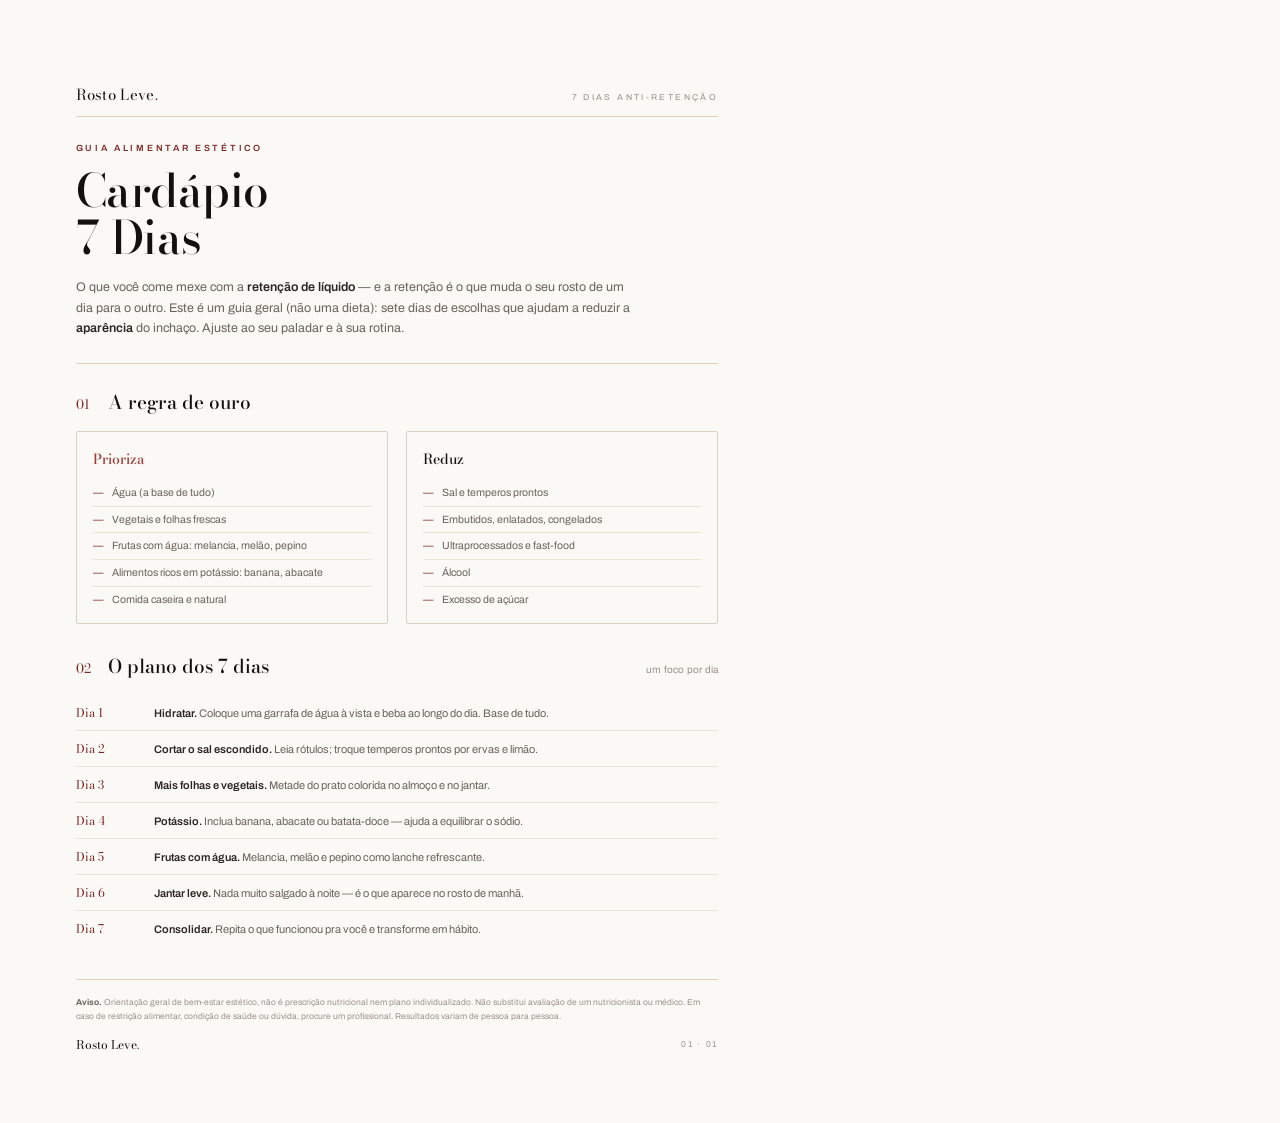
<file: entregaveis/cardapio-7-dias.html>
<!DOCTYPE html>
<html lang="pt-BR">
<head>
<meta charset="UTF-8">
<title>Cardápio 7 Dias Anti-Retenção — Rosto Leve</title>
<link rel="preconnect" href="https://fonts.googleapis.com">
<link rel="preconnect" href="https://fonts.gstatic.com" crossorigin>
<link rel="stylesheet" href="https://fonts.googleapis.com/css2?family=Archivo:wght@400;500;600;700&family=Bodoni+Moda:ital,opsz,wght@0,6..96,400;0,6..96,500;0,6..96,600;1,6..96,400&display=swap">
<style>
  :root{--espresso:#131110;--ivory:#f4f0ea;--paper:#fbf9f5;--oxblood:#7c2b2b;--warm:#9a3b34;--ink:#2b2622;--soft:#6a625a;--faint:#9a9088;--line:#d9d1c5;--serif:"Bodoni Moda",Georgia,serif;--sans:"Archivo",-apple-system,sans-serif;}
  *{margin:0;padding:0;box-sizing:border-box}
  @page{size:A4;margin:0}
  html,body{background:var(--paper);color:var(--ink);font-family:var(--sans);-webkit-print-color-adjust:exact;print-color-adjust:exact}
  .page{width:210mm;min-height:297mm;background:var(--paper);padding:22mm 20mm 18mm;position:relative;display:flex;flex-direction:column;page-break-after:always;overflow:hidden}
  .page:last-child{page-break-after:auto}
  .brand{display:flex;justify-content:space-between;align-items:baseline;border-bottom:1px solid var(--line);padding-bottom:10px;margin-bottom:26px}
  .wordmark{font-family:var(--serif);font-size:15px;letter-spacing:.02em;color:var(--espresso)}
  .wordmark .dot{color:var(--oxblood)}
  .kicker{font-size:8.5px;letter-spacing:.28em;text-transform:uppercase;color:var(--faint)}
  .eyebrow{font-size:9px;letter-spacing:.3em;text-transform:uppercase;color:var(--oxblood);margin-bottom:14px;font-weight:600}
  h1{font-family:var(--serif);font-weight:500;font-size:46px;line-height:1.02;color:var(--espresso);letter-spacing:-.01em;margin-bottom:16px}
  .lede{font-size:12.5px;line-height:1.65;color:var(--soft);max-width:150mm}
  .lede strong{color:var(--ink);font-weight:600}
  .rule{height:1px;background:var(--line);margin:24px 0}
  .sec{margin-bottom:20px}
  .sec__head{display:flex;align-items:baseline;gap:10px;margin-bottom:14px}
  .sec__num{font-family:var(--serif);font-size:13px;color:var(--oxblood);width:22px;flex:none}
  .sec__title{font-family:var(--serif);font-size:19px;color:var(--espresso);font-weight:500}
  .sec__hint{font-size:10px;color:var(--faint);margin-left:auto;letter-spacing:.02em}
  .cols{display:flex;gap:18px;margin-bottom:8px}
  .col{flex:1;border:1px solid var(--line);border-radius:2px;padding:16px 16px 10px}
  .col h4{font-family:var(--serif);font-size:14px;color:var(--espresso);margin-bottom:10px;font-weight:500}
  .col.good h4{color:var(--warm)}
  .col ul{list-style:none}
  .col li{font-size:10.5px;color:var(--soft);line-height:1.5;padding:5px 0;border-bottom:1px solid #eae3d8;display:flex;gap:8px}
  .col li:last-child{border-bottom:none}
  .col li::before{content:"—";color:var(--oxblood)}
  .day{display:flex;gap:14px;padding:8px 0;border-bottom:1px solid #eae3d8;align-items:baseline}
  .day:last-child{border-bottom:none}
  .day__n{font-family:var(--serif);font-size:12px;color:var(--oxblood);width:64px;flex:none}
  .day__t{font-size:11px;color:var(--soft);line-height:1.5}
  .day__t b{color:var(--ink);font-weight:600}
  .foot{margin-top:auto;padding-top:16px;border-top:1px solid var(--line)}
  .aviso{font-size:8.5px;line-height:1.6;color:var(--faint)}
  .aviso b{color:var(--soft)}
  .sign{display:flex;justify-content:space-between;align-items:center;margin-top:12px}
  .sign .wm{font-family:var(--serif);font-size:12px;color:var(--espresso)}
  .sign .wm .dot{color:var(--oxblood)}
  .sign .pg{font-size:8.5px;letter-spacing:.2em;text-transform:uppercase;color:var(--faint)}
</style>
</head>
<body>

<section class="page">
  <div class="brand"><span class="wordmark">Rosto Leve<span class="dot">.</span></span><span class="kicker">7 dias anti-retenção</span></div>
  <div class="eyebrow">Guia alimentar estético</div>
  <h1>Cardápio<br>7 Dias</h1>
  <p class="lede">O que você come mexe com a <strong>retenção de líquido</strong> — e a retenção é o que muda o seu rosto de um dia para o outro. Este é um guia geral (não uma dieta): sete dias de escolhas que ajudam a reduzir a <strong>aparência</strong> do inchaço. Ajuste ao seu paladar e à sua rotina.</p>
  <div class="rule"></div>

  <div class="sec">
    <div class="sec__head"><span class="sec__num">01</span><span class="sec__title">A regra de ouro</span></div>
    <div class="cols">
      <div class="col good"><h4>Prioriza</h4><ul><li>Água (a base de tudo)</li><li>Vegetais e folhas frescas</li><li>Frutas com água: melancia, melão, pepino</li><li>Alimentos ricos em potássio: banana, abacate</li><li>Comida caseira e natural</li></ul></div>
      <div class="col"><h4>Reduz</h4><ul><li>Sal e temperos prontos</li><li>Embutidos, enlatados, congelados</li><li>Ultraprocessados e fast-food</li><li>Álcool</li><li>Excesso de açúcar</li></ul></div>
    </div>
  </div>

  <div class="sec">
    <div class="sec__head"><span class="sec__num">02</span><span class="sec__title">O plano dos 7 dias</span><span class="sec__hint">um foco por dia</span></div>
    <div class="day"><span class="day__n">Dia 1</span><span class="day__t"><b>Hidratar.</b> Coloque uma garrafa de água à vista e beba ao longo do dia. Base de tudo.</span></div>
    <div class="day"><span class="day__n">Dia 2</span><span class="day__t"><b>Cortar o sal escondido.</b> Leia rótulos; troque temperos prontos por ervas e limão.</span></div>
    <div class="day"><span class="day__n">Dia 3</span><span class="day__t"><b>Mais folhas e vegetais.</b> Metade do prato colorida no almoço e no jantar.</span></div>
    <div class="day"><span class="day__n">Dia 4</span><span class="day__t"><b>Potássio.</b> Inclua banana, abacate ou batata-doce — ajuda a equilibrar o sódio.</span></div>
    <div class="day"><span class="day__n">Dia 5</span><span class="day__t"><b>Frutas com água.</b> Melancia, melão e pepino como lanche refrescante.</span></div>
    <div class="day"><span class="day__n">Dia 6</span><span class="day__t"><b>Jantar leve.</b> Nada muito salgado à noite — é o que aparece no rosto de manhã.</span></div>
    <div class="day"><span class="day__n">Dia 7</span><span class="day__t"><b>Consolidar.</b> Repita o que funcionou pra você e transforme em hábito.</span></div>
  </div>

  <div class="foot">
    <p class="aviso"><b>Aviso.</b> Orientação geral de bem-estar estético, não é prescrição nutricional nem plano individualizado. Não substitui avaliação de um nutricionista ou médico. Em caso de restrição alimentar, condição de saúde ou dúvida, procure um profissional. Resultados variam de pessoa para pessoa.</p>
    <div class="sign"><span class="wm">Rosto Leve<span class="dot">.</span></span><span class="pg">01 · 01</span></div>
  </div>
</section>

</body>
</html>
</file>
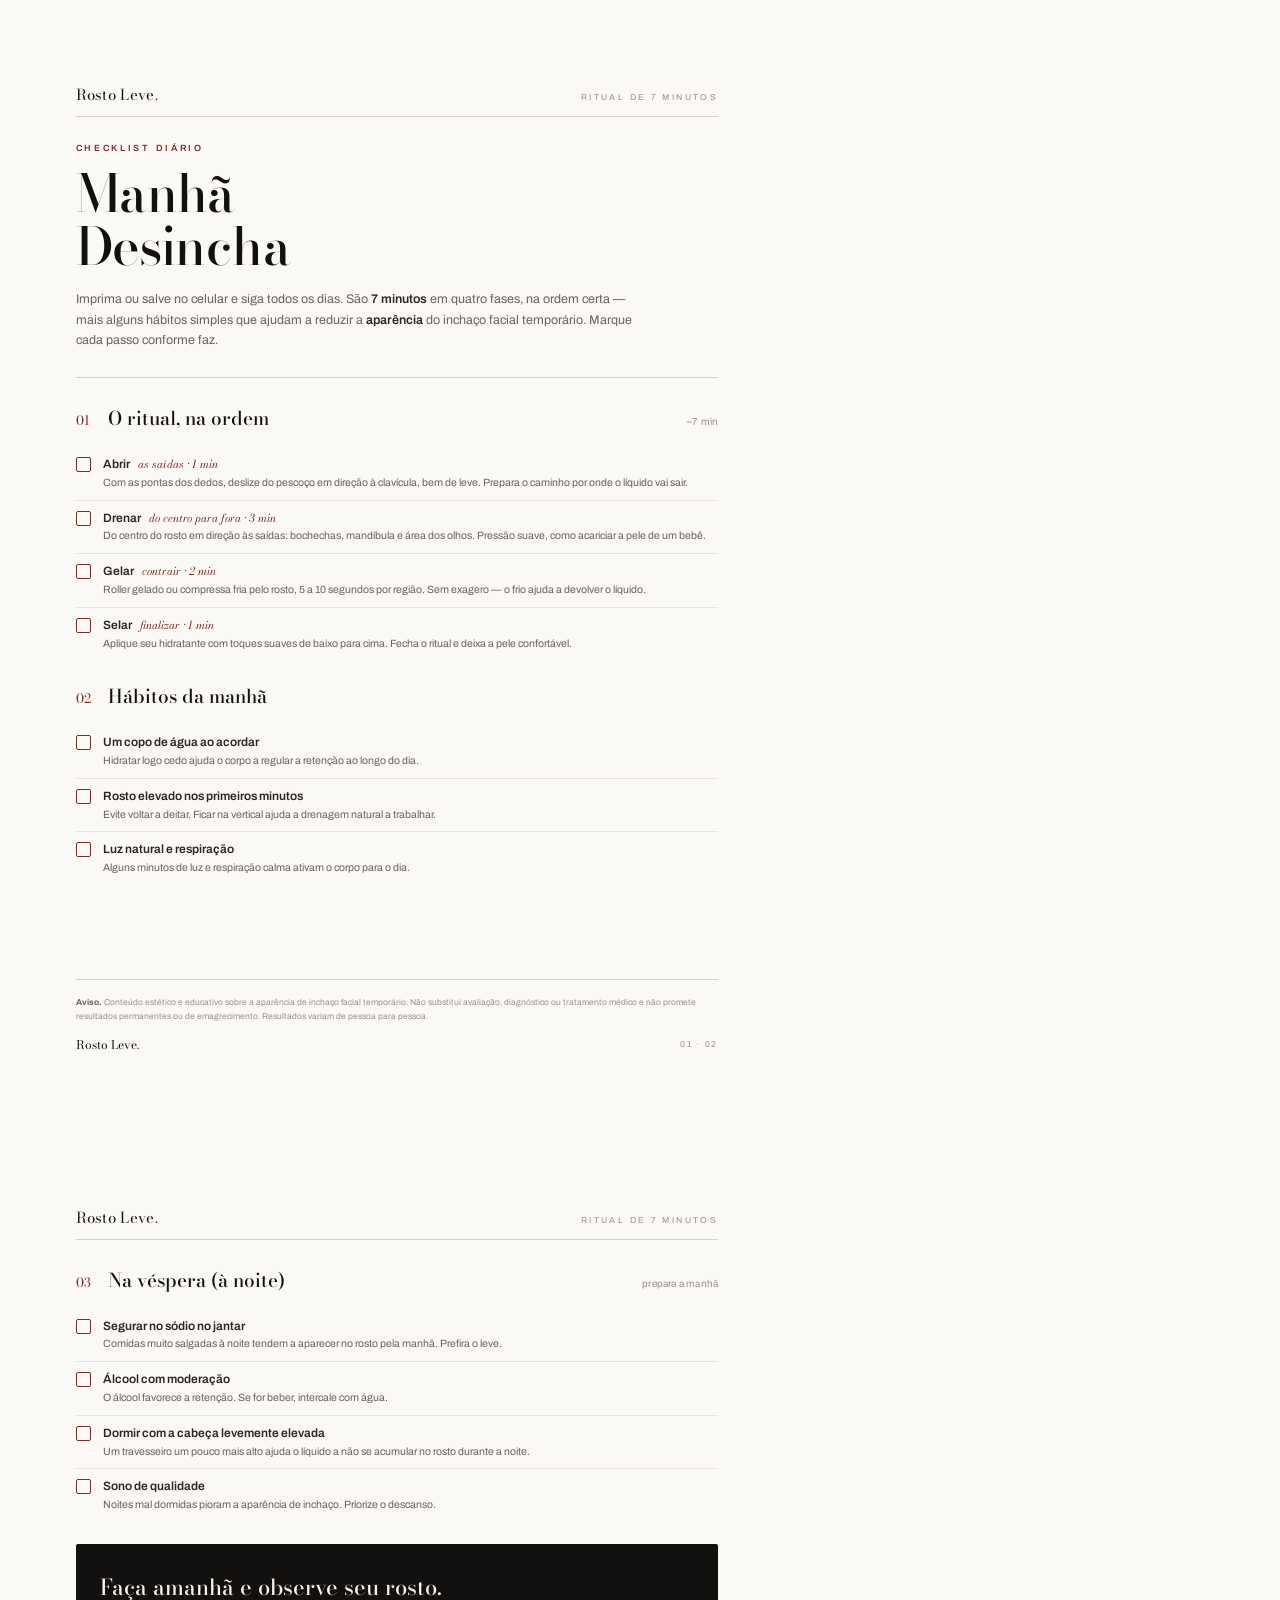
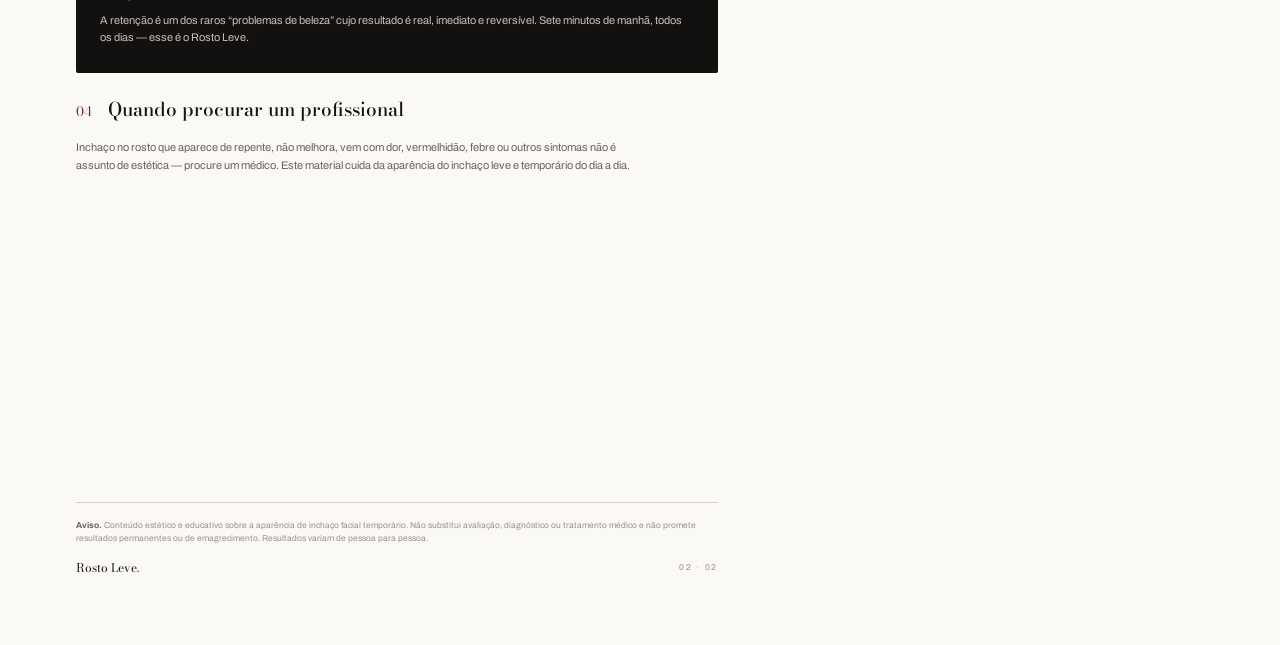
<file: entregaveis/checklist-manha-desincha.html>
<!DOCTYPE html>
<html lang="pt-BR">
<head>
<meta charset="UTF-8">
<title>Checklist Manhã Desincha — Rosto Leve</title>
<link rel="preconnect" href="https://fonts.googleapis.com">
<link rel="preconnect" href="https://fonts.gstatic.com" crossorigin>
<link rel="stylesheet" href="https://fonts.googleapis.com/css2?family=Archivo:wght@400;500;600;700&family=Bodoni+Moda:ital,opsz,wght@0,6..96,400;0,6..96,500;0,6..96,600;1,6..96,400&display=swap">
<style>
  :root{
    --espresso:#131110; --ivory:#f4f0ea; --paper:#fbf9f5;
    --oxblood:#7c2b2b; --warm:#9a3b34;
    --ink:#2b2622; --soft:#6a625a; --faint:#9a9088;
    --line:#d9d1c5;
    --serif:"Bodoni Moda",Georgia,serif;
    --sans:"Archivo",-apple-system,sans-serif;
  }
  *{margin:0;padding:0;box-sizing:border-box}
  @page{ size:A4; margin:0; }
  html,body{background:var(--paper);color:var(--ink);font-family:var(--sans);
    -webkit-print-color-adjust:exact;print-color-adjust:exact;}
  .page{
    width:210mm;min-height:297mm;background:var(--paper);
    padding:22mm 20mm 18mm;position:relative;
    display:flex;flex-direction:column;
    page-break-after:always;overflow:hidden;
  }
  .page:last-child{page-break-after:auto}

  /* Cabeçalho de marca */
  .brand{display:flex;justify-content:space-between;align-items:baseline;
    border-bottom:1px solid var(--line);padding-bottom:10px;margin-bottom:26px}
  .wordmark{font-family:var(--serif);font-size:15px;letter-spacing:.02em;color:var(--espresso)}
  .wordmark .dot{color:var(--oxblood)}
  .kicker{font-size:8.5px;letter-spacing:.28em;text-transform:uppercase;color:var(--faint)}

  /* Título */
  .eyebrow{font-size:9px;letter-spacing:.3em;text-transform:uppercase;color:var(--oxblood);
    margin-bottom:14px;font-weight:600}
  h1{font-family:var(--serif);font-weight:500;font-size:52px;line-height:1.02;
    color:var(--espresso);letter-spacing:-.01em;margin-bottom:16px}
  .lede{font-size:12.5px;line-height:1.65;color:var(--soft);max-width:150mm}
  .lede strong{color:var(--ink);font-weight:600}

  .rule{height:1px;background:var(--line);margin:26px 0}

  /* Seção */
  .sec{margin-bottom:22px}
  .sec__head{display:flex;align-items:baseline;gap:10px;margin-bottom:14px}
  .sec__num{font-family:var(--serif);font-size:13px;color:var(--oxblood);width:22px;flex:none}
  .sec__title{font-family:var(--serif);font-size:19px;color:var(--espresso);font-weight:500}
  .sec__hint{font-size:10px;color:var(--faint);margin-left:auto;letter-spacing:.02em}

  /* Itens de checklist */
  .item{display:flex;gap:12px;padding:9px 0;border-bottom:1px solid #eae3d8;align-items:flex-start}
  .item:last-child{border-bottom:none}
  .box{width:15px;height:15px;border:1.4px solid var(--oxblood);border-radius:2px;flex:none;margin-top:1px}
  .item__body{flex:1}
  .item__t{font-size:12px;font-weight:600;color:var(--ink);line-height:1.4}
  .item__d{font-size:10.5px;color:var(--soft);line-height:1.5;margin-top:2px}
  .item__t .tag{font-family:var(--serif);font-style:italic;color:var(--oxblood);font-weight:400;margin-left:6px;font-size:11px}

  /* Rodapé */
  .foot{margin-top:auto;padding-top:16px;border-top:1px solid var(--line)}
  .aviso{font-size:8.5px;line-height:1.6;color:var(--faint)}
  .aviso b{color:var(--soft)}
  .sign{display:flex;justify-content:space-between;align-items:center;margin-top:12px}
  .sign .wm{font-family:var(--serif);font-size:12px;color:var(--espresso)}
  .sign .wm .dot{color:var(--oxblood)}
  .sign .pg{font-size:8.5px;letter-spacing:.2em;text-transform:uppercase;color:var(--faint)}

  /* Bloco de fecho da pág 2 */
  .close{background:var(--espresso);color:var(--ivory);padding:26px 24px;border-radius:2px;margin-bottom:22px}
  .close h3{font-family:var(--serif);font-weight:500;font-size:22px;margin-bottom:8px}
  .close p{font-size:11px;line-height:1.6;color:#c9c0b5}
</style>
</head>
<body>

<!-- ===== PÁGINA 1 ===== -->
<section class="page">
  <div class="brand">
    <span class="wordmark">Rosto Leve<span class="dot">.</span></span>
    <span class="kicker">Ritual de 7 minutos</span>
  </div>

  <div class="eyebrow">Checklist diário</div>
  <h1>Manhã<br>Desincha</h1>
  <p class="lede">Imprima ou salve no celular e siga todos os dias. São <strong>7 minutos</strong> em quatro fases, na ordem certa — mais alguns hábitos simples que ajudam a reduzir a <strong>aparência</strong> do inchaço facial temporário. Marque cada passo conforme faz.</p>

  <div class="rule"></div>

  <div class="sec">
    <div class="sec__head">
      <span class="sec__num">01</span>
      <span class="sec__title">O ritual, na ordem</span>
      <span class="sec__hint">~7 min</span>
    </div>

    <div class="item">
      <div class="box"></div>
      <div class="item__body">
        <div class="item__t">Abrir <span class="tag">as saídas · 1 min</span></div>
        <div class="item__d">Com as pontas dos dedos, deslize do pescoço em direção à clavícula, bem de leve. Prepara o caminho por onde o líquido vai sair.</div>
      </div>
    </div>

    <div class="item">
      <div class="box"></div>
      <div class="item__body">
        <div class="item__t">Drenar <span class="tag">do centro para fora · 3 min</span></div>
        <div class="item__d">Do centro do rosto em direção às saídas: bochechas, mandíbula e área dos olhos. Pressão suave, como acariciar a pele de um bebê.</div>
      </div>
    </div>

    <div class="item">
      <div class="box"></div>
      <div class="item__body">
        <div class="item__t">Gelar <span class="tag">contrair · 2 min</span></div>
        <div class="item__d">Roller gelado ou compressa fria pelo rosto, 5 a 10 segundos por região. Sem exagero — o frio ajuda a devolver o líquido.</div>
      </div>
    </div>

    <div class="item">
      <div class="box"></div>
      <div class="item__body">
        <div class="item__t">Selar <span class="tag">finalizar · 1 min</span></div>
        <div class="item__d">Aplique seu hidratante com toques suaves de baixo para cima. Fecha o ritual e deixa a pele confortável.</div>
      </div>
    </div>
  </div>

  <div class="sec">
    <div class="sec__head">
      <span class="sec__num">02</span>
      <span class="sec__title">Hábitos da manhã</span>
    </div>
    <div class="item">
      <div class="box"></div>
      <div class="item__body">
        <div class="item__t">Um copo de água ao acordar</div>
        <div class="item__d">Hidratar logo cedo ajuda o corpo a regular a retenção ao longo do dia.</div>
      </div>
    </div>
    <div class="item">
      <div class="box"></div>
      <div class="item__body">
        <div class="item__t">Rosto elevado nos primeiros minutos</div>
        <div class="item__d">Evite voltar a deitar. Ficar na vertical ajuda a drenagem natural a trabalhar.</div>
      </div>
    </div>
    <div class="item">
      <div class="box"></div>
      <div class="item__body">
        <div class="item__t">Luz natural e respiração</div>
        <div class="item__d">Alguns minutos de luz e respiração calma ativam o corpo para o dia.</div>
      </div>
    </div>
  </div>

  <div class="foot">
    <p class="aviso"><b>Aviso.</b> Conteúdo estético e educativo sobre a aparência de inchaço facial temporário. Não substitui avaliação, diagnóstico ou tratamento médico e não promete resultados permanentes ou de emagrecimento. Resultados variam de pessoa para pessoa.</p>
    <div class="sign">
      <span class="wm">Rosto Leve<span class="dot">.</span></span>
      <span class="pg">01 · 02</span>
    </div>
  </div>
</section>

<!-- ===== PÁGINA 2 ===== -->
<section class="page">
  <div class="brand">
    <span class="wordmark">Rosto Leve<span class="dot">.</span></span>
    <span class="kicker">Ritual de 7 minutos</span>
  </div>

  <div class="sec">
    <div class="sec__head">
      <span class="sec__num">03</span>
      <span class="sec__title">Na véspera (à noite)</span>
      <span class="sec__hint">prepara a manhã</span>
    </div>
    <div class="item">
      <div class="box"></div>
      <div class="item__body">
        <div class="item__t">Segurar no sódio no jantar</div>
        <div class="item__d">Comidas muito salgadas à noite tendem a aparecer no rosto pela manhã. Prefira o leve.</div>
      </div>
    </div>
    <div class="item">
      <div class="box"></div>
      <div class="item__body">
        <div class="item__t">Álcool com moderação</div>
        <div class="item__d">O álcool favorece a retenção. Se for beber, intercale com água.</div>
      </div>
    </div>
    <div class="item">
      <div class="box"></div>
      <div class="item__body">
        <div class="item__t">Dormir com a cabeça levemente elevada</div>
        <div class="item__d">Um travesseiro um pouco mais alto ajuda o líquido a não se acumular no rosto durante a noite.</div>
      </div>
    </div>
    <div class="item">
      <div class="box"></div>
      <div class="item__body">
        <div class="item__t">Sono de qualidade</div>
        <div class="item__d">Noites mal dormidas pioram a aparência de inchaço. Priorize o descanso.</div>
      </div>
    </div>
  </div>

  <div class="close">
    <h3>Faça amanhã e observe seu rosto.</h3>
    <p>A retenção é um dos raros “problemas de beleza” cujo resultado é real, imediato e reversível. Sete minutos de manhã, todos os dias — esse é o Rosto Leve.</p>
  </div>

  <div class="sec">
    <div class="sec__head">
      <span class="sec__num">04</span>
      <span class="sec__title">Quando procurar um profissional</span>
    </div>
    <p class="lede" style="font-size:11px">Inchaço no rosto que aparece de repente, não melhora, vem com dor, vermelhidão, febre ou outros sintomas não é assunto de estética — procure um médico. Este material cuida da aparência do inchaço leve e temporário do dia a dia.</p>
  </div>

  <div class="foot">
    <p class="aviso"><b>Aviso.</b> Conteúdo estético e educativo sobre a aparência de inchaço facial temporário. Não substitui avaliação, diagnóstico ou tratamento médico e não promete resultados permanentes ou de emagrecimento. Resultados variam de pessoa para pessoa.</p>
    <div class="sign">
      <span class="wm">Rosto Leve<span class="dot">.</span></span>
      <span class="pg">02 · 02</span>
    </div>
  </div>
</section>

</body>
</html>
</file>
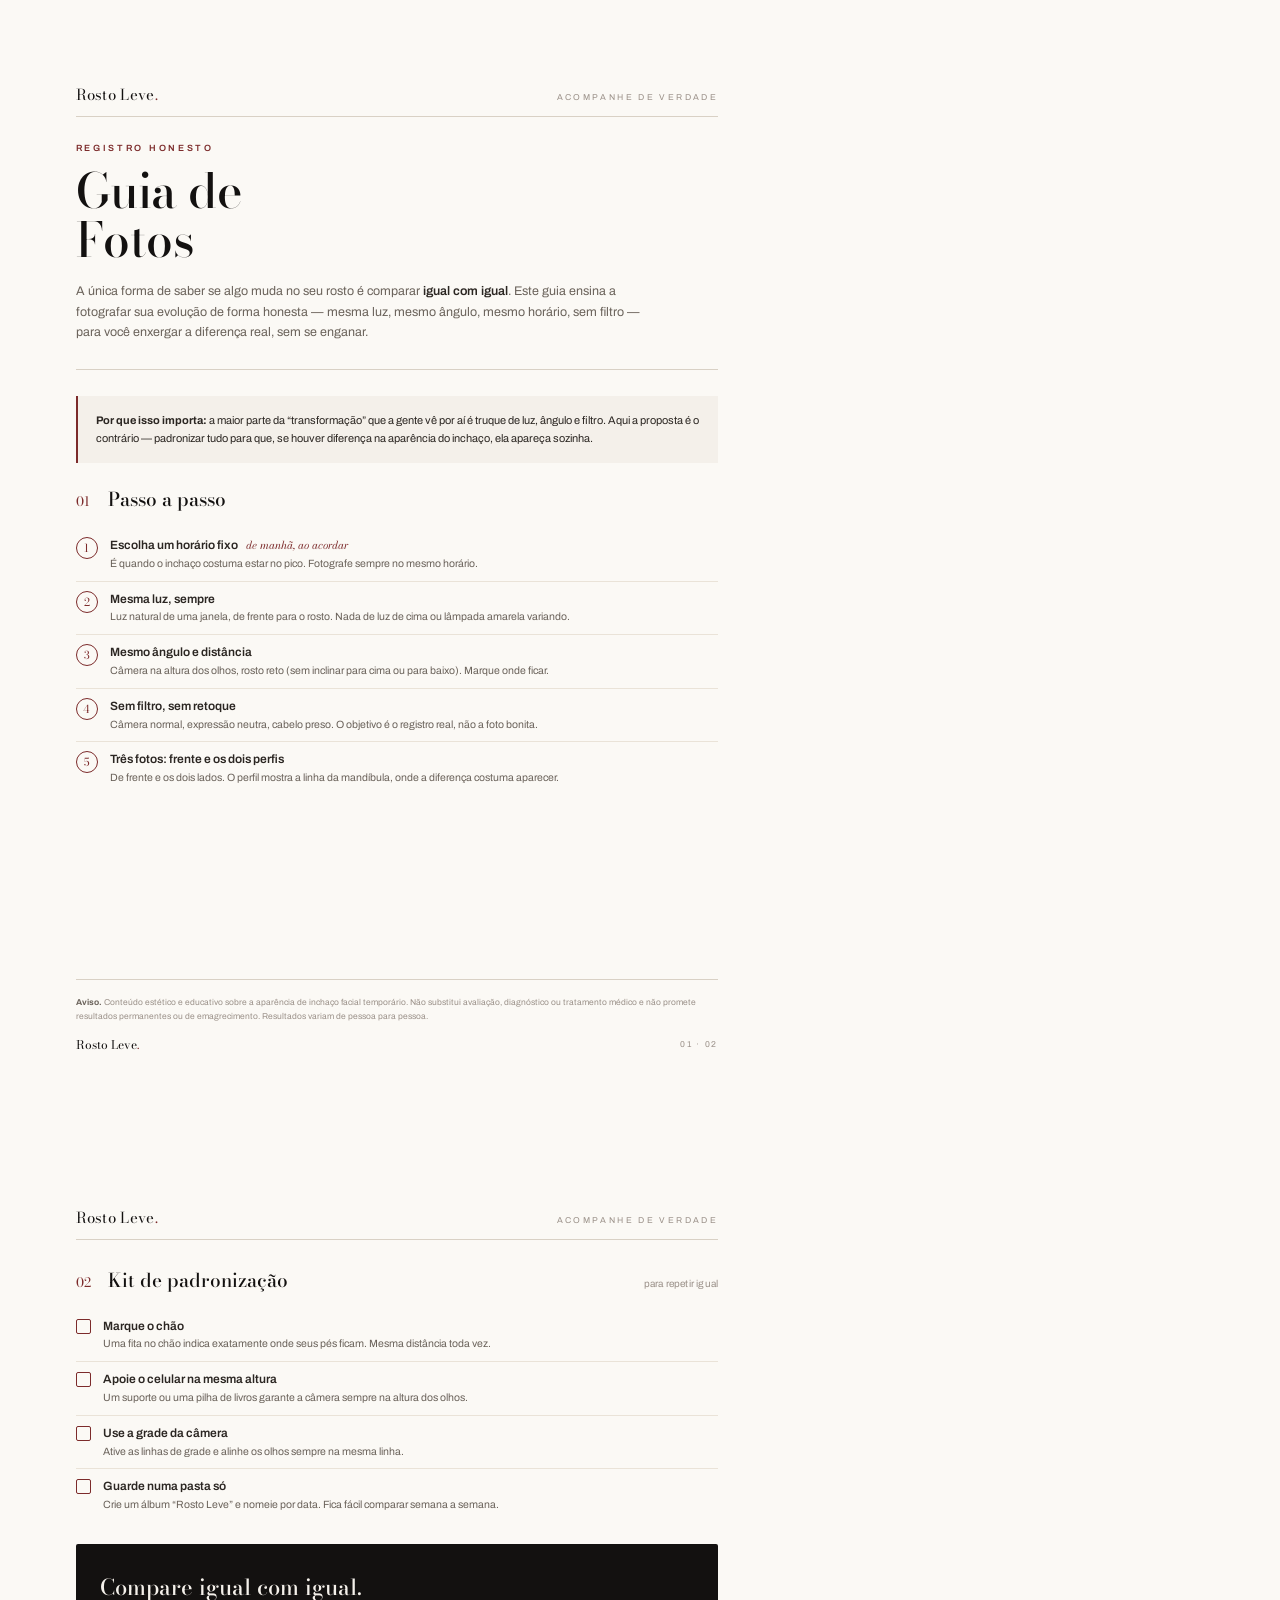
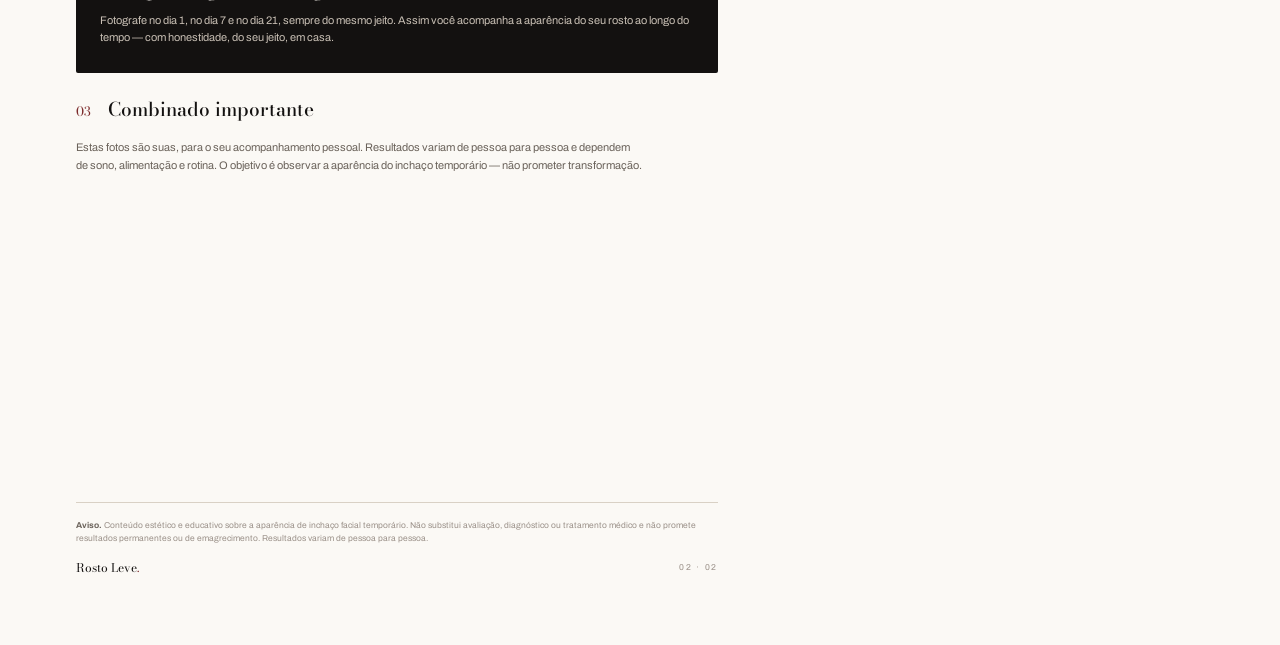
<file: entregaveis/guia-de-fotos.html>
<!DOCTYPE html>
<html lang="pt-BR">
<head>
<meta charset="UTF-8">
<title>Guia de Fotos — Rosto Leve</title>
<link rel="preconnect" href="https://fonts.googleapis.com">
<link rel="preconnect" href="https://fonts.gstatic.com" crossorigin>
<link rel="stylesheet" href="https://fonts.googleapis.com/css2?family=Archivo:wght@400;500;600;700&family=Bodoni+Moda:ital,opsz,wght@0,6..96,400;0,6..96,500;0,6..96,600;1,6..96,400&display=swap">
<style>
  :root{--espresso:#131110;--ivory:#f4f0ea;--paper:#fbf9f5;--oxblood:#7c2b2b;--warm:#9a3b34;--ink:#2b2622;--soft:#6a625a;--faint:#9a9088;--line:#d9d1c5;--serif:"Bodoni Moda",Georgia,serif;--sans:"Archivo",-apple-system,sans-serif;}
  *{margin:0;padding:0;box-sizing:border-box}
  @page{size:A4;margin:0}
  html,body{background:var(--paper);color:var(--ink);font-family:var(--sans);-webkit-print-color-adjust:exact;print-color-adjust:exact}
  .page{width:210mm;min-height:297mm;background:var(--paper);padding:22mm 20mm 18mm;position:relative;display:flex;flex-direction:column;page-break-after:always;overflow:hidden}
  .page:last-child{page-break-after:auto}
  .brand{display:flex;justify-content:space-between;align-items:baseline;border-bottom:1px solid var(--line);padding-bottom:10px;margin-bottom:26px}
  .wordmark{font-family:var(--serif);font-size:15px;letter-spacing:.02em;color:var(--espresso)}
  .wordmark .dot{color:var(--oxblood)}
  .kicker{font-size:8.5px;letter-spacing:.28em;text-transform:uppercase;color:var(--faint)}
  .eyebrow{font-size:9px;letter-spacing:.3em;text-transform:uppercase;color:var(--oxblood);margin-bottom:14px;font-weight:600}
  h1{font-family:var(--serif);font-weight:500;font-size:48px;line-height:1.02;color:var(--espresso);letter-spacing:-.01em;margin-bottom:16px}
  .lede{font-size:12.5px;line-height:1.65;color:var(--soft);max-width:150mm}
  .lede strong{color:var(--ink);font-weight:600}
  .rule{height:1px;background:var(--line);margin:26px 0}
  .sec{margin-bottom:22px}
  .sec__head{display:flex;align-items:baseline;gap:10px;margin-bottom:14px}
  .sec__num{font-family:var(--serif);font-size:13px;color:var(--oxblood);width:22px;flex:none}
  .sec__title{font-family:var(--serif);font-size:19px;color:var(--espresso);font-weight:500}
  .sec__hint{font-size:10px;color:var(--faint);margin-left:auto;letter-spacing:.02em}
  .item{display:flex;gap:12px;padding:9px 0;border-bottom:1px solid #eae3d8;align-items:flex-start}
  .item:last-child{border-bottom:none}
  .step{width:22px;height:22px;border:1.4px solid var(--oxblood);border-radius:50%;flex:none;display:flex;align-items:center;justify-content:center;font-family:var(--serif);font-size:11px;color:var(--oxblood)}
  .box{width:15px;height:15px;border:1.4px solid var(--oxblood);border-radius:2px;flex:none;margin-top:1px}
  .item__body{flex:1}
  .item__t{font-size:12px;font-weight:600;color:var(--ink);line-height:1.4}
  .item__d{font-size:10.5px;color:var(--soft);line-height:1.5;margin-top:2px}
  .item__t .tag{font-family:var(--serif);font-style:italic;color:var(--oxblood);font-weight:400;margin-left:6px;font-size:11px}
  .foot{margin-top:auto;padding-top:16px;border-top:1px solid var(--line)}
  .aviso{font-size:8.5px;line-height:1.6;color:var(--faint)}
  .aviso b{color:var(--soft)}
  .sign{display:flex;justify-content:space-between;align-items:center;margin-top:12px}
  .sign .wm{font-family:var(--serif);font-size:12px;color:var(--espresso)}
  .sign .wm .dot{color:var(--oxblood)}
  .sign .pg{font-size:8.5px;letter-spacing:.2em;text-transform:uppercase;color:var(--faint)}
  .close{background:var(--espresso);color:var(--ivory);padding:26px 24px;border-radius:2px;margin-bottom:22px}
  .close h3{font-family:var(--serif);font-weight:500;font-size:22px;margin-bottom:8px}
  .close p{font-size:11px;line-height:1.6;color:#c9c0b5}
  .why{background:var(--ivory);border-left:2px solid var(--oxblood);padding:16px 18px;margin-bottom:22px}
  .why p{font-size:11px;line-height:1.6;color:var(--ink)}
</style>
</head>
<body>

<section class="page">
  <div class="brand"><span class="wordmark">Rosto Leve<span class="dot">.</span></span><span class="kicker">Acompanhe de verdade</span></div>
  <div class="eyebrow">Registro honesto</div>
  <h1>Guia de<br>Fotos</h1>
  <p class="lede">A única forma de saber se algo muda no seu rosto é comparar <strong>igual com igual</strong>. Este guia ensina a fotografar sua evolução de forma honesta — mesma luz, mesmo ângulo, mesmo horário, sem filtro — para você enxergar a diferença real, sem se enganar.</p>
  <div class="rule"></div>

  <div class="why"><p><strong>Por que isso importa:</strong> a maior parte da “transformação” que a gente vê por aí é truque de luz, ângulo e filtro. Aqui a proposta é o contrário — padronizar tudo para que, se houver diferença na aparência do inchaço, ela apareça sozinha.</p></div>

  <div class="sec">
    <div class="sec__head"><span class="sec__num">01</span><span class="sec__title">Passo a passo</span></div>
    <div class="item"><div class="step">1</div><div class="item__body"><div class="item__t">Escolha um horário fixo <span class="tag">de manhã, ao acordar</span></div><div class="item__d">É quando o inchaço costuma estar no pico. Fotografe sempre no mesmo horário.</div></div></div>
    <div class="item"><div class="step">2</div><div class="item__body"><div class="item__t">Mesma luz, sempre</div><div class="item__d">Luz natural de uma janela, de frente para o rosto. Nada de luz de cima ou lâmpada amarela variando.</div></div></div>
    <div class="item"><div class="step">3</div><div class="item__body"><div class="item__t">Mesmo ângulo e distância</div><div class="item__d">Câmera na altura dos olhos, rosto reto (sem inclinar para cima ou para baixo). Marque onde ficar.</div></div></div>
    <div class="item"><div class="step">4</div><div class="item__body"><div class="item__t">Sem filtro, sem retoque</div><div class="item__d">Câmera normal, expressão neutra, cabelo preso. O objetivo é o registro real, não a foto bonita.</div></div></div>
    <div class="item"><div class="step">5</div><div class="item__body"><div class="item__t">Três fotos: frente e os dois perfis</div><div class="item__d">De frente e os dois lados. O perfil mostra a linha da mandíbula, onde a diferença costuma aparecer.</div></div></div>
  </div>

  <div class="foot">
    <p class="aviso"><b>Aviso.</b> Conteúdo estético e educativo sobre a aparência de inchaço facial temporário. Não substitui avaliação, diagnóstico ou tratamento médico e não promete resultados permanentes ou de emagrecimento. Resultados variam de pessoa para pessoa.</p>
    <div class="sign"><span class="wm">Rosto Leve<span class="dot">.</span></span><span class="pg">01 · 02</span></div>
  </div>
</section>

<section class="page">
  <div class="brand"><span class="wordmark">Rosto Leve<span class="dot">.</span></span><span class="kicker">Acompanhe de verdade</span></div>

  <div class="sec">
    <div class="sec__head"><span class="sec__num">02</span><span class="sec__title">Kit de padronização</span><span class="sec__hint">para repetir igual</span></div>
    <div class="item"><div class="box"></div><div class="item__body"><div class="item__t">Marque o chão</div><div class="item__d">Uma fita no chão indica exatamente onde seus pés ficam. Mesma distância toda vez.</div></div></div>
    <div class="item"><div class="box"></div><div class="item__body"><div class="item__t">Apoie o celular na mesma altura</div><div class="item__d">Um suporte ou uma pilha de livros garante a câmera sempre na altura dos olhos.</div></div></div>
    <div class="item"><div class="box"></div><div class="item__body"><div class="item__t">Use a grade da câmera</div><div class="item__d">Ative as linhas de grade e alinhe os olhos sempre na mesma linha.</div></div></div>
    <div class="item"><div class="box"></div><div class="item__body"><div class="item__t">Guarde numa pasta só</div><div class="item__d">Crie um álbum “Rosto Leve” e nomeie por data. Fica fácil comparar semana a semana.</div></div></div>
  </div>

  <div class="close">
    <h3>Compare igual com igual.</h3>
    <p>Fotografe no dia 1, no dia 7 e no dia 21, sempre do mesmo jeito. Assim você acompanha a aparência do seu rosto ao longo do tempo — com honestidade, do seu jeito, em casa.</p>
  </div>

  <div class="sec">
    <div class="sec__head"><span class="sec__num">03</span><span class="sec__title">Combinado importante</span></div>
    <p class="lede" style="font-size:11px">Estas fotos são suas, para o seu acompanhamento pessoal. Resultados variam de pessoa para pessoa e dependem de sono, alimentação e rotina. O objetivo é observar a aparência do inchaço temporário — não prometer transformação.</p>
  </div>

  <div class="foot">
    <p class="aviso"><b>Aviso.</b> Conteúdo estético e educativo sobre a aparência de inchaço facial temporário. Não substitui avaliação, diagnóstico ou tratamento médico e não promete resultados permanentes ou de emagrecimento. Resultados variam de pessoa para pessoa.</p>
    <div class="sign"><span class="wm">Rosto Leve<span class="dot">.</span></span><span class="pg">02 · 02</span></div>
  </div>
</section>

</body>
</html>
</file>
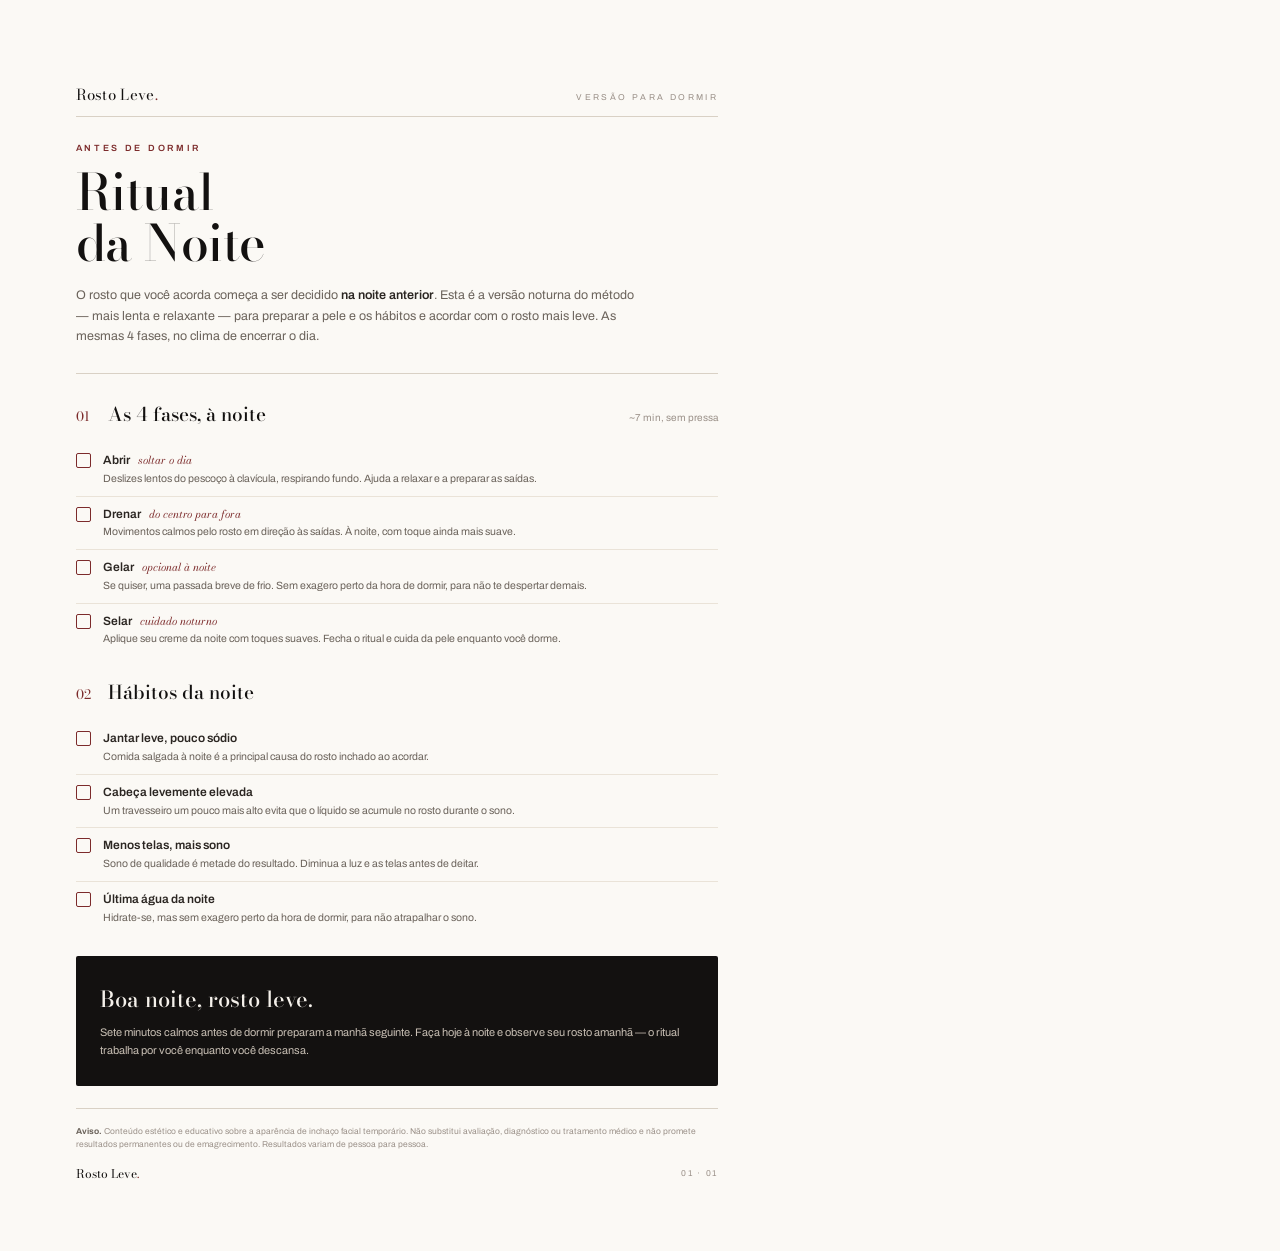
<file: entregaveis/ritual-da-noite.html>
<!DOCTYPE html>
<html lang="pt-BR">
<head>
<meta charset="UTF-8">
<title>Ritual da Noite — Rosto Leve</title>
<link rel="preconnect" href="https://fonts.googleapis.com">
<link rel="preconnect" href="https://fonts.gstatic.com" crossorigin>
<link rel="stylesheet" href="https://fonts.googleapis.com/css2?family=Archivo:wght@400;500;600;700&family=Bodoni+Moda:ital,opsz,wght@0,6..96,400;0,6..96,500;0,6..96,600;1,6..96,400&display=swap">
<style>
  :root{--espresso:#131110;--ivory:#f4f0ea;--paper:#fbf9f5;--oxblood:#7c2b2b;--warm:#9a3b34;--ink:#2b2622;--soft:#6a625a;--faint:#9a9088;--line:#d9d1c5;--serif:"Bodoni Moda",Georgia,serif;--sans:"Archivo",-apple-system,sans-serif;}
  *{margin:0;padding:0;box-sizing:border-box}
  @page{size:A4;margin:0}
  html,body{background:var(--paper);color:var(--ink);font-family:var(--sans);-webkit-print-color-adjust:exact;print-color-adjust:exact}
  .page{width:210mm;min-height:297mm;background:var(--paper);padding:22mm 20mm 18mm;position:relative;display:flex;flex-direction:column;page-break-after:always;overflow:hidden}
  .page:last-child{page-break-after:auto}
  .brand{display:flex;justify-content:space-between;align-items:baseline;border-bottom:1px solid var(--line);padding-bottom:10px;margin-bottom:26px}
  .wordmark{font-family:var(--serif);font-size:15px;letter-spacing:.02em;color:var(--espresso)}
  .wordmark .dot{color:var(--oxblood)}
  .kicker{font-size:8.5px;letter-spacing:.28em;text-transform:uppercase;color:var(--faint)}
  .eyebrow{font-size:9px;letter-spacing:.3em;text-transform:uppercase;color:var(--oxblood);margin-bottom:14px;font-weight:600}
  h1{font-family:var(--serif);font-weight:500;font-size:50px;line-height:1.02;color:var(--espresso);letter-spacing:-.01em;margin-bottom:16px}
  .lede{font-size:12.5px;line-height:1.65;color:var(--soft);max-width:150mm}
  .lede strong{color:var(--ink);font-weight:600}
  .rule{height:1px;background:var(--line);margin:26px 0}
  .sec{margin-bottom:22px}
  .sec__head{display:flex;align-items:baseline;gap:10px;margin-bottom:14px}
  .sec__num{font-family:var(--serif);font-size:13px;color:var(--oxblood);width:22px;flex:none}
  .sec__title{font-family:var(--serif);font-size:19px;color:var(--espresso);font-weight:500}
  .sec__hint{font-size:10px;color:var(--faint);margin-left:auto;letter-spacing:.02em}
  .item{display:flex;gap:12px;padding:9px 0;border-bottom:1px solid #eae3d8;align-items:flex-start}
  .item:last-child{border-bottom:none}
  .box{width:15px;height:15px;border:1.4px solid var(--oxblood);border-radius:2px;flex:none;margin-top:1px}
  .item__body{flex:1}
  .item__t{font-size:12px;font-weight:600;color:var(--ink);line-height:1.4}
  .item__d{font-size:10.5px;color:var(--soft);line-height:1.5;margin-top:2px}
  .item__t .tag{font-family:var(--serif);font-style:italic;color:var(--oxblood);font-weight:400;margin-left:6px;font-size:11px}
  .foot{margin-top:auto;padding-top:16px;border-top:1px solid var(--line)}
  .aviso{font-size:8.5px;line-height:1.6;color:var(--faint)}
  .aviso b{color:var(--soft)}
  .sign{display:flex;justify-content:space-between;align-items:center;margin-top:12px}
  .sign .wm{font-family:var(--serif);font-size:12px;color:var(--espresso)}
  .sign .wm .dot{color:var(--oxblood)}
  .sign .pg{font-size:8.5px;letter-spacing:.2em;text-transform:uppercase;color:var(--faint)}
  .close{background:var(--espresso);color:var(--ivory);padding:26px 24px;border-radius:2px;margin-bottom:22px}
  .close h3{font-family:var(--serif);font-weight:500;font-size:22px;margin-bottom:8px}
  .close p{font-size:11px;line-height:1.6;color:#c9c0b5}
</style>
</head>
<body>

<section class="page">
  <div class="brand"><span class="wordmark">Rosto Leve<span class="dot">.</span></span><span class="kicker">Versão para dormir</span></div>
  <div class="eyebrow">Antes de dormir</div>
  <h1>Ritual<br>da Noite</h1>
  <p class="lede">O rosto que você acorda começa a ser decidido <strong>na noite anterior</strong>. Esta é a versão noturna do método — mais lenta e relaxante — para preparar a pele e os hábitos e acordar com o rosto mais leve. As mesmas 4 fases, no clima de encerrar o dia.</p>
  <div class="rule"></div>

  <div class="sec">
    <div class="sec__head"><span class="sec__num">01</span><span class="sec__title">As 4 fases, à noite</span><span class="sec__hint">~7 min, sem pressa</span></div>
    <div class="item"><div class="box"></div><div class="item__body"><div class="item__t">Abrir <span class="tag">soltar o dia</span></div><div class="item__d">Deslizes lentos do pescoço à clavícula, respirando fundo. Ajuda a relaxar e a preparar as saídas.</div></div></div>
    <div class="item"><div class="box"></div><div class="item__body"><div class="item__t">Drenar <span class="tag">do centro para fora</span></div><div class="item__d">Movimentos calmos pelo rosto em direção às saídas. À noite, com toque ainda mais suave.</div></div></div>
    <div class="item"><div class="box"></div><div class="item__body"><div class="item__t">Gelar <span class="tag">opcional à noite</span></div><div class="item__d">Se quiser, uma passada breve de frio. Sem exagero perto da hora de dormir, para não te despertar demais.</div></div></div>
    <div class="item"><div class="box"></div><div class="item__body"><div class="item__t">Selar <span class="tag">cuidado noturno</span></div><div class="item__d">Aplique seu creme da noite com toques suaves. Fecha o ritual e cuida da pele enquanto você dorme.</div></div></div>
  </div>

  <div class="sec">
    <div class="sec__head"><span class="sec__num">02</span><span class="sec__title">Hábitos da noite</span></div>
    <div class="item"><div class="box"></div><div class="item__body"><div class="item__t">Jantar leve, pouco sódio</div><div class="item__d">Comida salgada à noite é a principal causa do rosto inchado ao acordar.</div></div></div>
    <div class="item"><div class="box"></div><div class="item__body"><div class="item__t">Cabeça levemente elevada</div><div class="item__d">Um travesseiro um pouco mais alto evita que o líquido se acumule no rosto durante o sono.</div></div></div>
    <div class="item"><div class="box"></div><div class="item__body"><div class="item__t">Menos telas, mais sono</div><div class="item__d">Sono de qualidade é metade do resultado. Diminua a luz e as telas antes de deitar.</div></div></div>
    <div class="item"><div class="box"></div><div class="item__body"><div class="item__t">Última água da noite</div><div class="item__d">Hidrate-se, mas sem exagero perto da hora de dormir, para não atrapalhar o sono.</div></div></div>
  </div>

  <div class="close">
    <h3>Boa noite, rosto leve.</h3>
    <p>Sete minutos calmos antes de dormir preparam a manhã seguinte. Faça hoje à noite e observe seu rosto amanhã — o ritual trabalha por você enquanto você descansa.</p>
  </div>

  <div class="foot">
    <p class="aviso"><b>Aviso.</b> Conteúdo estético e educativo sobre a aparência de inchaço facial temporário. Não substitui avaliação, diagnóstico ou tratamento médico e não promete resultados permanentes ou de emagrecimento. Resultados variam de pessoa para pessoa.</p>
    <div class="sign"><span class="wm">Rosto Leve<span class="dot">.</span></span><span class="pg">01 · 01</span></div>
  </div>
</section>

</body>
</html>
</file>
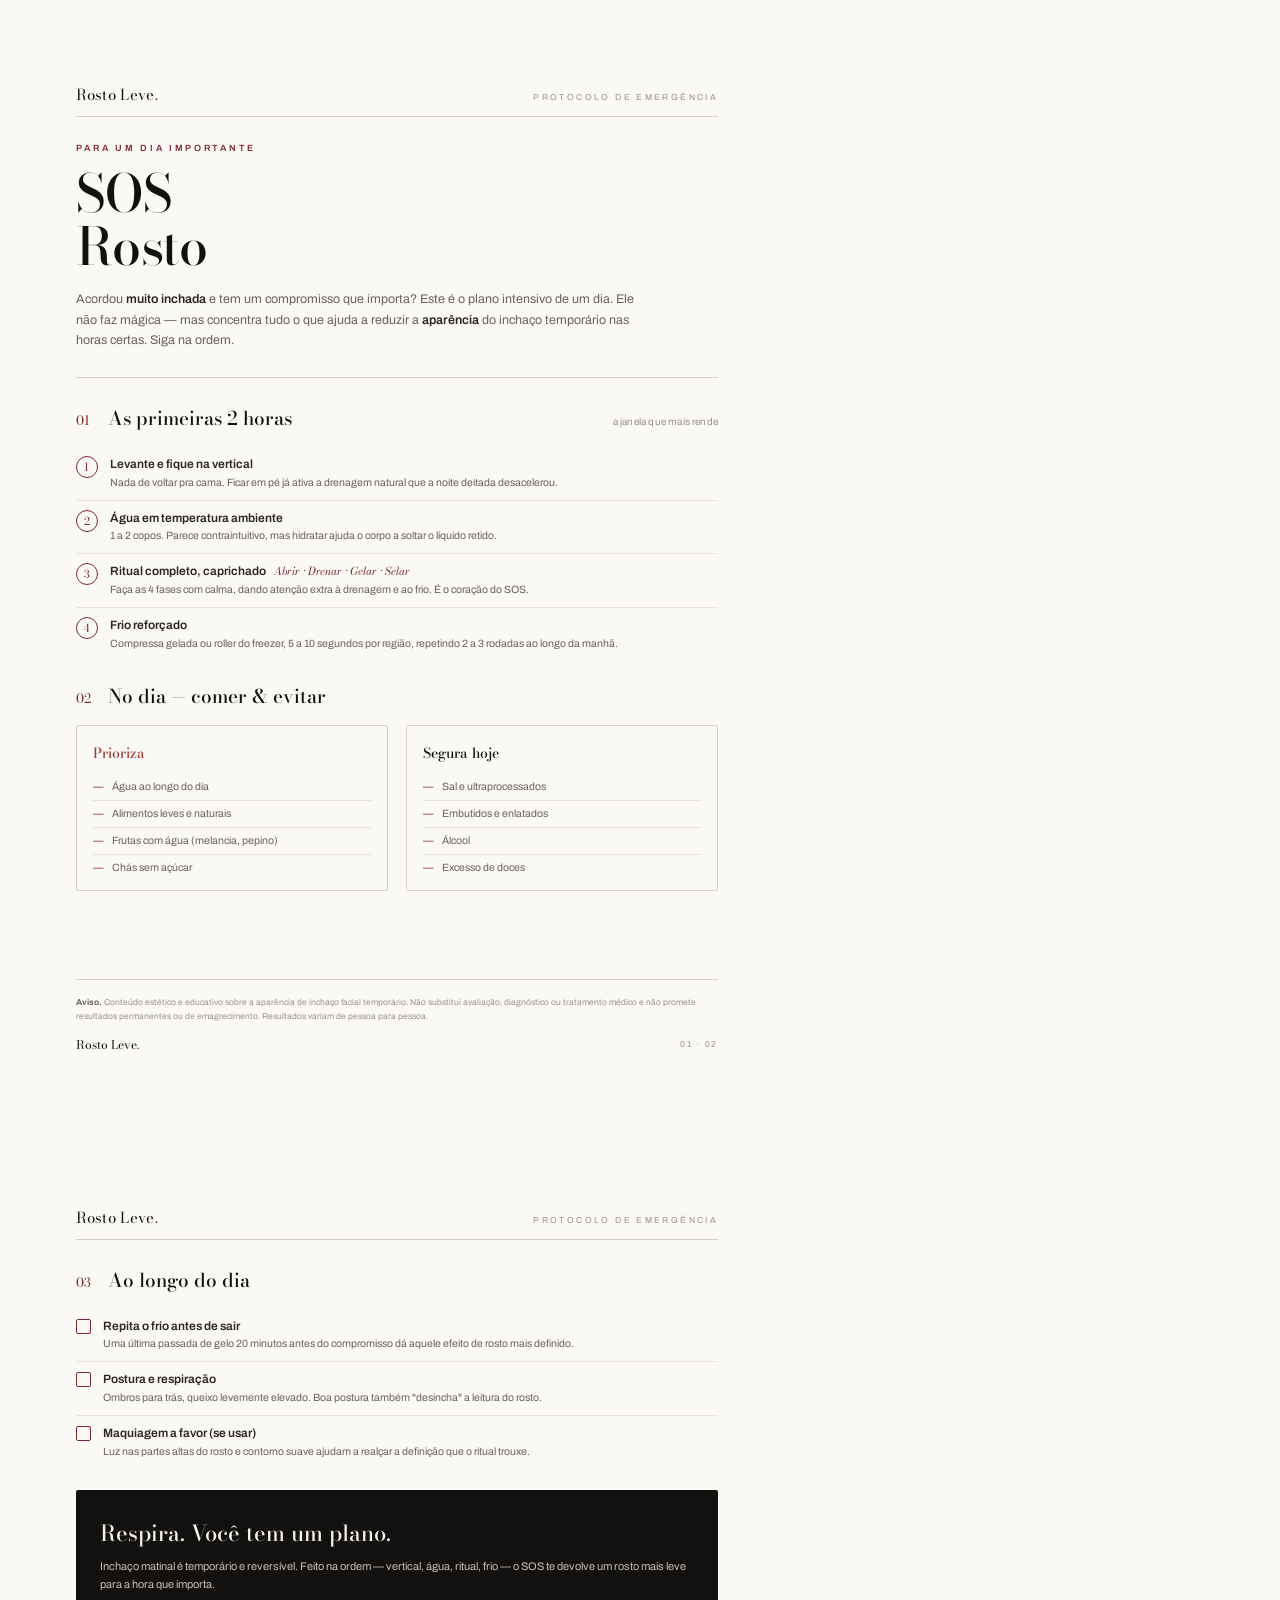
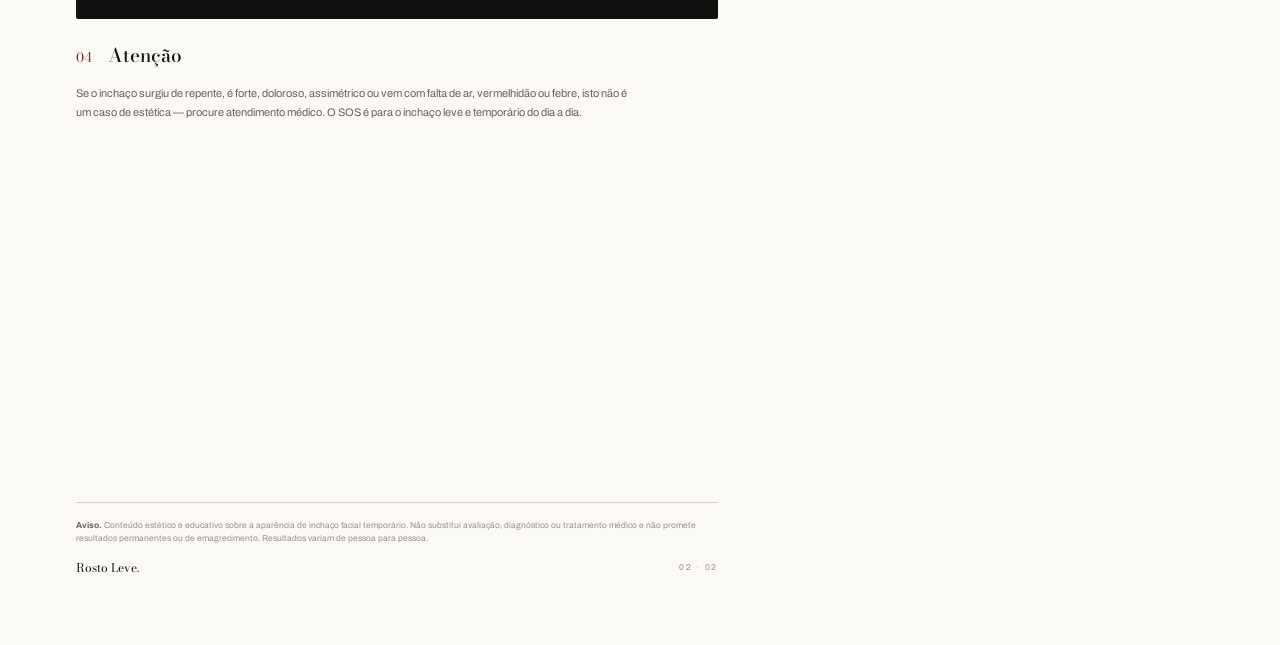
<file: entregaveis/sos-rosto.html>
<!DOCTYPE html>
<html lang="pt-BR">
<head>
<meta charset="UTF-8">
<title>SOS Rosto — Rosto Leve</title>
<link rel="preconnect" href="https://fonts.googleapis.com">
<link rel="preconnect" href="https://fonts.gstatic.com" crossorigin>
<link rel="stylesheet" href="https://fonts.googleapis.com/css2?family=Archivo:wght@400;500;600;700&family=Bodoni+Moda:ital,opsz,wght@0,6..96,400;0,6..96,500;0,6..96,600;1,6..96,400&display=swap">
<style>
  :root{--espresso:#131110;--ivory:#f4f0ea;--paper:#fbf9f5;--oxblood:#7c2b2b;--warm:#9a3b34;--ink:#2b2622;--soft:#6a625a;--faint:#9a9088;--line:#d9d1c5;--serif:"Bodoni Moda",Georgia,serif;--sans:"Archivo",-apple-system,sans-serif;}
  *{margin:0;padding:0;box-sizing:border-box}
  @page{size:A4;margin:0}
  html,body{background:var(--paper);color:var(--ink);font-family:var(--sans);-webkit-print-color-adjust:exact;print-color-adjust:exact}
  .page{width:210mm;min-height:297mm;background:var(--paper);padding:22mm 20mm 18mm;position:relative;display:flex;flex-direction:column;page-break-after:always;overflow:hidden}
  .page:last-child{page-break-after:auto}
  .brand{display:flex;justify-content:space-between;align-items:baseline;border-bottom:1px solid var(--line);padding-bottom:10px;margin-bottom:26px}
  .wordmark{font-family:var(--serif);font-size:15px;letter-spacing:.02em;color:var(--espresso)}
  .wordmark .dot{color:var(--oxblood)}
  .kicker{font-size:8.5px;letter-spacing:.28em;text-transform:uppercase;color:var(--faint)}
  .eyebrow{font-size:9px;letter-spacing:.3em;text-transform:uppercase;color:var(--oxblood);margin-bottom:14px;font-weight:600}
  h1{font-family:var(--serif);font-weight:500;font-size:52px;line-height:1.02;color:var(--espresso);letter-spacing:-.01em;margin-bottom:16px}
  .lede{font-size:12.5px;line-height:1.65;color:var(--soft);max-width:150mm}
  .lede strong{color:var(--ink);font-weight:600}
  .rule{height:1px;background:var(--line);margin:26px 0}
  .sec{margin-bottom:22px}
  .sec__head{display:flex;align-items:baseline;gap:10px;margin-bottom:14px}
  .sec__num{font-family:var(--serif);font-size:13px;color:var(--oxblood);width:22px;flex:none}
  .sec__title{font-family:var(--serif);font-size:19px;color:var(--espresso);font-weight:500}
  .sec__hint{font-size:10px;color:var(--faint);margin-left:auto;letter-spacing:.02em}
  .item{display:flex;gap:12px;padding:9px 0;border-bottom:1px solid #eae3d8;align-items:flex-start}
  .item:last-child{border-bottom:none}
  .box{width:15px;height:15px;border:1.4px solid var(--oxblood);border-radius:2px;flex:none;margin-top:1px}
  .step{width:22px;height:22px;border:1.4px solid var(--oxblood);border-radius:50%;flex:none;display:flex;align-items:center;justify-content:center;font-family:var(--serif);font-size:11px;color:var(--oxblood);margin-top:0}
  .item__body{flex:1}
  .item__t{font-size:12px;font-weight:600;color:var(--ink);line-height:1.4}
  .item__d{font-size:10.5px;color:var(--soft);line-height:1.5;margin-top:2px}
  .item__t .tag{font-family:var(--serif);font-style:italic;color:var(--oxblood);font-weight:400;margin-left:6px;font-size:11px}
  .cols{display:flex;gap:18px}
  .col{flex:1;border:1px solid var(--line);border-radius:2px;padding:16px 16px 10px}
  .col h4{font-family:var(--serif);font-size:14px;color:var(--espresso);margin-bottom:10px;font-weight:500}
  .col.good h4{color:var(--warm)}
  .col ul{list-style:none}
  .col li{font-size:10.5px;color:var(--soft);line-height:1.5;padding:5px 0;border-bottom:1px solid #eae3d8;display:flex;gap:8px}
  .col li:last-child{border-bottom:none}
  .col li::before{content:"—";color:var(--oxblood)}
  .foot{margin-top:auto;padding-top:16px;border-top:1px solid var(--line)}
  .aviso{font-size:8.5px;line-height:1.6;color:var(--faint)}
  .aviso b{color:var(--soft)}
  .sign{display:flex;justify-content:space-between;align-items:center;margin-top:12px}
  .sign .wm{font-family:var(--serif);font-size:12px;color:var(--espresso)}
  .sign .wm .dot{color:var(--oxblood)}
  .sign .pg{font-size:8.5px;letter-spacing:.2em;text-transform:uppercase;color:var(--faint)}
  .close{background:var(--espresso);color:var(--ivory);padding:26px 24px;border-radius:2px;margin-bottom:22px}
  .close h3{font-family:var(--serif);font-weight:500;font-size:22px;margin-bottom:8px}
  .close p{font-size:11px;line-height:1.6;color:#c9c0b5}
</style>
</head>
<body>

<section class="page">
  <div class="brand"><span class="wordmark">Rosto Leve<span class="dot">.</span></span><span class="kicker">Protocolo de emergência</span></div>
  <div class="eyebrow">Para um dia importante</div>
  <h1>SOS<br>Rosto</h1>
  <p class="lede">Acordou <strong>muito inchada</strong> e tem um compromisso que importa? Este é o plano intensivo de um dia. Ele não faz mágica — mas concentra tudo o que ajuda a reduzir a <strong>aparência</strong> do inchaço temporário nas horas certas. Siga na ordem.</p>
  <div class="rule"></div>

  <div class="sec">
    <div class="sec__head"><span class="sec__num">01</span><span class="sec__title">As primeiras 2 horas</span><span class="sec__hint">a janela que mais rende</span></div>
    <div class="item"><div class="step">1</div><div class="item__body"><div class="item__t">Levante e fique na vertical</div><div class="item__d">Nada de voltar pra cama. Ficar em pé já ativa a drenagem natural que a noite deitada desacelerou.</div></div></div>
    <div class="item"><div class="step">2</div><div class="item__body"><div class="item__t">Água em temperatura ambiente</div><div class="item__d">1 a 2 copos. Parece contraintuitivo, mas hidratar ajuda o corpo a soltar o líquido retido.</div></div></div>
    <div class="item"><div class="step">3</div><div class="item__body"><div class="item__t">Ritual completo, caprichado <span class="tag">Abrir · Drenar · Gelar · Selar</span></div><div class="item__d">Faça as 4 fases com calma, dando atenção extra à drenagem e ao frio. É o coração do SOS.</div></div></div>
    <div class="item"><div class="step">4</div><div class="item__body"><div class="item__t">Frio reforçado</div><div class="item__d">Compressa gelada ou roller do freezer, 5 a 10 segundos por região, repetindo 2 a 3 rodadas ao longo da manhã.</div></div></div>
  </div>

  <div class="sec">
    <div class="sec__head"><span class="sec__num">02</span><span class="sec__title">No dia — comer &amp; evitar</span></div>
    <div class="cols">
      <div class="col good"><h4>Prioriza</h4><ul><li>Água ao longo do dia</li><li>Alimentos leves e naturais</li><li>Frutas com água (melancia, pepino)</li><li>Chás sem açúcar</li></ul></div>
      <div class="col"><h4>Segura hoje</h4><ul><li>Sal e ultraprocessados</li><li>Embutidos e enlatados</li><li>Álcool</li><li>Excesso de doces</li></ul></div>
    </div>
  </div>

  <div class="foot">
    <p class="aviso"><b>Aviso.</b> Conteúdo estético e educativo sobre a aparência de inchaço facial temporário. Não substitui avaliação, diagnóstico ou tratamento médico e não promete resultados permanentes ou de emagrecimento. Resultados variam de pessoa para pessoa.</p>
    <div class="sign"><span class="wm">Rosto Leve<span class="dot">.</span></span><span class="pg">01 · 02</span></div>
  </div>
</section>

<section class="page">
  <div class="brand"><span class="wordmark">Rosto Leve<span class="dot">.</span></span><span class="kicker">Protocolo de emergência</span></div>

  <div class="sec">
    <div class="sec__head"><span class="sec__num">03</span><span class="sec__title">Ao longo do dia</span></div>
    <div class="item"><div class="box"></div><div class="item__body"><div class="item__t">Repita o frio antes de sair</div><div class="item__d">Uma última passada de gelo 20 minutos antes do compromisso dá aquele efeito de rosto mais definido.</div></div></div>
    <div class="item"><div class="box"></div><div class="item__body"><div class="item__t">Postura e respiração</div><div class="item__d">Ombros para trás, queixo levemente elevado. Boa postura também "desincha" a leitura do rosto.</div></div></div>
    <div class="item"><div class="box"></div><div class="item__body"><div class="item__t">Maquiagem a favor (se usar)</div><div class="item__d">Luz nas partes altas do rosto e contorno suave ajudam a realçar a definição que o ritual trouxe.</div></div></div>
  </div>

  <div class="close">
    <h3>Respira. Você tem um plano.</h3>
    <p>Inchaço matinal é temporário e reversível. Feito na ordem — vertical, água, ritual, frio — o SOS te devolve um rosto mais leve para a hora que importa.</p>
  </div>

  <div class="sec">
    <div class="sec__head"><span class="sec__num">04</span><span class="sec__title">Atenção</span></div>
    <p class="lede" style="font-size:11px">Se o inchaço surgiu de repente, é forte, doloroso, assimétrico ou vem com falta de ar, vermelhidão ou febre, isto não é um caso de estética — procure atendimento médico. O SOS é para o inchaço leve e temporário do dia a dia.</p>
  </div>

  <div class="foot">
    <p class="aviso"><b>Aviso.</b> Conteúdo estético e educativo sobre a aparência de inchaço facial temporário. Não substitui avaliação, diagnóstico ou tratamento médico e não promete resultados permanentes ou de emagrecimento. Resultados variam de pessoa para pessoa.</p>
    <div class="sign"><span class="wm">Rosto Leve<span class="dot">.</span></span><span class="pg">02 · 02</span></div>
  </div>
</section>

</body>
</html>
</file>
<file: assets/css/app.css>
/* ==========================================================================
   ROSTO LEVE — sistema visual
   Mundo: casa editorial de estética. Monocromático quente (espresso + marfim),
   contraste Didot (Bodoni Moda), grotesca limpa (Archivo), fios de 1px,
   UM acento oxblood reservado ao "elemento vivo".
   ========================================================================== */

/* ---- Tokens ---- */
:root{
  --ink:#131110;          /* espresso quase-preto — grounds cinema */
  --ink-2:#1c1917;        /* escuro secundário */
  --graphite:#2a2724;     /* superfície escura elevada */
  --bone:#f4f0ea;         /* marfim — ground editorial */
  --paper:#fbf9f5;        /* superfície clara elevada */
  --paper-2:#efe9e0;      /* bloco marfim mais fundo */

  --on-dark:#f4f0ea;      /* texto sobre escuro */
  --on-dark-soft:#c0b8ae; /* texto secundário sobre escuro */
  --on-dark-faint:#9a9289;
  --on-light:#131110;     /* texto sobre claro */
  --on-light-soft:#544d46;/* secundário sobre claro */
  --on-light-faint:#6b635a;

  --accent:#7c2b2b;       /* oxblood — só elemento vivo */
  --accent-warm:#9a3b34;  /* oxblood claro (hover / sobre escuro) */
  --accent-on:#f7efe9;

  --line-dark:rgba(244,240,234,.16);
  --line-dark-2:rgba(244,240,234,.28);
  --line-light:rgba(19,17,16,.14);
  --line-light-2:rgba(19,17,16,.26);

  --shadow-soft:0 24px 60px -28px rgba(19,17,16,.45);

  --serif:"Bodoni Moda","Didot","Times New Roman",serif;
  --sans:"Archivo","Helvetica Neue",Arial,sans-serif;

  --measure:66ch;
  --gutter:clamp(20px,5vw,72px);
  --maxw:1280px;

  --ease:cubic-bezier(.22,1,.36,1);
}

/* ---- Reset & base ---- */
*,*::before,*::after{box-sizing:border-box}
html{-webkit-text-size-adjust:100%}
body{
  margin:0;
  background:var(--ink);
  color:var(--on-dark);
  font-family:var(--sans);
  font-size:clamp(16px,1.05vw,17.5px);
  line-height:1.62;
  font-weight:400;
  -webkit-font-smoothing:antialiased;
  text-rendering:optimizeLegibility;
}
img,video{display:block;max-width:100%}
a{color:inherit;text-decoration:none}
button{font:inherit;color:inherit;cursor:pointer;background:none;border:none}
h1,h2,h3,h4{margin:0;font-family:var(--serif);font-weight:500;line-height:1.04;letter-spacing:-.015em}
p{margin:0}
strong{font-weight:600}
::selection{background:var(--accent);color:var(--accent-on)}

/* Barra de rolagem tematizada */
html{scrollbar-color:var(--graphite) var(--ink);scrollbar-width:thin}
::-webkit-scrollbar{width:11px;height:11px}
::-webkit-scrollbar-track{background:var(--ink)}
::-webkit-scrollbar-thumb{background:#3a3632;border:3px solid var(--ink);border-radius:0}
::-webkit-scrollbar-thumb:hover{background:#4b453f}

/* Foco de teclado visível */
:focus-visible{outline:2px solid var(--accent-warm);outline-offset:3px}

/* ---- Utilitários de tema ---- */
.section{padding:clamp(64px,10vw,150px) 0;position:relative}
.on-dark{background:var(--ink);color:var(--on-dark)}
.on-dark-2{background:var(--ink-2);color:var(--on-dark)}
.on-light{background:var(--bone);color:var(--on-light)}
.on-paper{background:var(--paper);color:var(--on-light)}
.wrap{width:min(100% - var(--gutter)*2,var(--maxw));margin-inline:auto}
.narrow{width:min(100% - var(--gutter)*2,760px);margin-inline:auto}

/* ---- Tipografia editorial ---- */
.display{
  font-family:var(--serif);
  font-weight:500;
  line-height:1.0;
  letter-spacing:-.02em;
  text-wrap:balance;
}
.d-hero{font-size:clamp(2.6rem,7.2vw,6rem)}
.d-1{font-size:clamp(2.1rem,5vw,4rem)}
.d-2{font-size:clamp(1.7rem,3.4vw,2.7rem)}
.d-3{font-size:clamp(1.35rem,2.2vw,1.85rem)}
.serif-it{font-style:italic}
.lede{font-size:clamp(1.12rem,1.7vw,1.4rem);line-height:1.5;max-width:60ch;color:var(--on-dark-soft)}
.on-light .lede{color:var(--on-light-soft)}
.body-col{max-width:var(--measure)}
.body-col p + p{margin-top:1.1em}

/* Legenda editorial (créditos de foto / rótulos ranqueados) — NUNCA como eyebrow acima de título */
.credit{
  font-family:var(--sans);
  font-size:.76rem;
  letter-spacing:.2em;
  text-transform:uppercase;
  font-weight:600;
  color:var(--on-dark-faint);
}
.on-light .credit{color:var(--on-light-faint)}
.credit .idx{color:var(--on-dark-soft)}          /* folio neutro sobre escuro (AA) */
.on-light .credit,.on-paper .credit{color:var(--on-light-faint)}
.on-light .credit .idx,.on-paper .credit .idx{color:var(--accent)}  /* oxblood só onde passa contraste */
.credit .cap{text-transform:none;letter-spacing:.02em}  /* descrição de legenda em caixa normal (legibilidade) */

/* Régua de fios */
.rule{height:1px;background:var(--line-dark);border:0;width:100%}
.on-light .rule,.rule.on-light{background:var(--line-light)}

/* ---- Botões ---- */
.btn{
  --b-bg:var(--ink); --b-fg:var(--bone); --b-line:var(--ink);
  display:inline-flex;align-items:center;gap:.7em;
  padding:1.05em 1.8em;
  font-family:var(--sans);font-weight:600;
  font-size:.94rem;letter-spacing:.02em;
  background:var(--b-bg);color:var(--b-fg);
  border:1px solid var(--b-line);
  border-radius:0;
  transition:background .4s var(--ease),color .4s var(--ease),transform .3s var(--ease);
  will-change:transform;
}
.btn .arw{transition:transform .4s var(--ease)}
.btn:hover .arw{transform:translateX(5px)}
.btn:active{transform:translateY(1px)}
/* Ação primária = elemento vivo (oxblood) */
.btn--primary{--b-bg:var(--accent);--b-fg:var(--accent-on);--b-line:var(--accent)}
.btn--primary:hover{--b-bg:var(--accent-warm);--b-line:var(--accent-warm)}
/* Sobre escuro, versão marfim */
.btn--light{--b-bg:var(--bone);--b-fg:var(--ink);--b-line:var(--bone)}
.btn--light:hover{--b-bg:#fff;--b-line:#fff}
/* Contorno */
.btn--ghost{--b-bg:transparent}
.on-dark .btn--ghost{--b-fg:var(--bone);--b-line:var(--line-dark-2)}
.on-dark .btn--ghost:hover{--b-bg:var(--bone);--b-fg:var(--ink)}
.on-light .btn--ghost{--b-fg:var(--ink);--b-line:var(--line-light-2)}
.on-light .btn--ghost:hover{--b-bg:var(--ink);--b-fg:var(--bone)}
.btn--lg{padding:1.2em 2.2em;font-size:1rem}
.btn--block{display:flex;width:100%;justify-content:center}

/* Ícone SVG — traço único consistente */
.ico{width:1.15em;height:1.15em;flex:none;stroke:currentColor;stroke-width:1.6;fill:none;stroke-linecap:round;stroke-linejoin:round}

/* ==========================================================================
   NAV
   ========================================================================== */
.nav{
  position:absolute;top:0;left:0;right:0;z-index:30;
  display:flex;align-items:center;justify-content:space-between;
  padding:clamp(18px,2.5vw,30px) var(--gutter);
}
.nav--solid{position:sticky;background:rgba(19,17,16,.82);backdrop-filter:blur(10px);border-bottom:1px solid var(--line-dark)}
.wordmark{font-family:var(--sans);font-weight:700;letter-spacing:.34em;text-transform:uppercase;font-size:.9rem;color:var(--bone)}
.wordmark .dot{color:var(--accent-warm)}
.nav .btn{padding:.7em 1.25em;font-size:.82rem}
.nav-note{font-family:var(--sans);font-size:.82rem;letter-spacing:.02em;color:var(--on-dark-soft)}

/* ==========================================================================
   HERO (landing) — vídeo full-bleed
   ========================================================================== */
.hero{position:relative;min-height:100svh;display:flex;flex-direction:column;justify-content:flex-end;overflow:hidden;background:var(--ink);padding-top:clamp(76px,10vh,104px)}
.hero__media{position:absolute;inset:0;z-index:0}
.hero__media video{width:100%;height:100%;object-fit:cover;filter:grayscale(1) contrast(1.04) brightness(.82)}
.hero__scrim{position:absolute;inset:0;z-index:1;
  background:
    linear-gradient(180deg,rgba(19,17,16,.55) 0%,rgba(19,17,16,.12) 32%,rgba(19,17,16,.35) 62%,rgba(19,17,16,.92) 100%),
    linear-gradient(90deg,rgba(19,17,16,.72) 0%,rgba(19,17,16,.20) 55%,rgba(19,17,16,0) 80%);
}
.hero__grain{position:absolute;inset:0;z-index:2;opacity:.5;pointer-events:none;mix-blend-mode:overlay}
.hero__inner{position:relative;z-index:5;padding:0 var(--gutter) clamp(48px,7vw,96px)}
.hero__headline{max-width:18ch}
.hero__headline .l2{display:block;font-style:italic}
.hero__sub{margin-top:1.4rem;max-width:46ch}
.hero__cta{margin-top:2.2rem;display:flex;flex-wrap:wrap;gap:14px;align-items:center}
.hero__credit{position:absolute;right:var(--gutter);bottom:clamp(20px,3vw,34px);z-index:5;text-align:right;max-width:34ch}
.scroll-cue{position:absolute;left:var(--gutter);bottom:clamp(18px,3vw,30px);z-index:5;display:flex;align-items:center;gap:.7em;color:var(--on-dark-soft);font-size:.72rem;letter-spacing:.2em;text-transform:uppercase}
.scroll-cue .line{width:46px;height:1px;background:linear-gradient(90deg,var(--accent-warm),var(--line-dark-2))}
@media(max-width:720px){
  .hero__credit{display:none}
  .hero{justify-content:flex-end}
}
/* Telas baixas (notebook): reduz o headline e o espaçamento pra não sobrepor o logo */
@media(min-width:768px) and (max-height:820px){
  .hero .d-hero{font-size:clamp(2.4rem,5.2vw,3.9rem)}
}

/* ==========================================================================
   SPREAD editorial — foto + manchete pela calha
   ========================================================================== */
.spread{display:grid;grid-template-columns:1fr 1fr;gap:clamp(28px,5vw,80px);align-items:center}
.spread--text-left .spread__text{order:1}
.spread__fig{position:relative}
.spread__fig img{width:100%;height:100%;object-fit:cover;filter:grayscale(1) contrast(1.03)}
.spread__fig .frame{aspect-ratio:4/5;overflow:hidden;background:var(--graphite)}
.spread__cap{margin-top:.8rem}
@media(max-width:820px){
  .spread{grid-template-columns:1fr;gap:28px}
  .spread--flip-mobile .spread__fig{order:-1}
}

/* Grande citação / statement */
.statement{font-family:var(--serif);font-weight:500;line-height:1.06;letter-spacing:-.02em;font-size:clamp(1.8rem,4vw,3.2rem);text-wrap:balance;max-width:20ch}
.statement .accent{font-style:italic}

/* ==========================================================================
   COMPARADOR ANTES/DEPOIS (interação-assinatura)
   ========================================================================== */
.compare{position:relative;width:100%;aspect-ratio:3/4;max-width:520px;margin-inline:auto;overflow:hidden;background:var(--graphite);user-select:none;touch-action:none}
.compare__img{position:absolute;inset:0;width:100%;height:100%}
.compare__img img{width:100%;height:100%;object-fit:cover;filter:grayscale(1) contrast(1.05)}
.compare__after{clip-path:inset(0 0 0 var(--pos,50%))}
.compare__before{clip-path:inset(0 calc(100% - var(--pos,50%)) 0 0)}
.compare__ph{position:absolute;inset:0;display:flex;flex-direction:column;align-items:center;justify-content:center;gap:.6rem;text-align:center;padding:24px;color:var(--on-dark-soft)}
.compare__ph .big{font-family:var(--serif);font-size:2rem;color:var(--bone)}
.compare__ph small{font-size:.72rem;letter-spacing:.16em;text-transform:uppercase}
.compare__tag{position:absolute;top:16px;font-family:var(--sans);font-size:.75rem;letter-spacing:.16em;text-transform:uppercase;font-weight:600;color:var(--bone);background:rgba(19,17,16,.62);padding:.45em .85em;backdrop-filter:blur(4px);z-index:4}
.compare__tag--before{left:16px}
.compare__tag--after{right:16px}
.compare__handle{position:absolute;top:0;bottom:0;left:var(--pos,50%);width:2px;background:var(--accent-warm);transform:translateX(-1px);z-index:6}
.compare__knob{position:absolute;top:50%;left:var(--pos,50%);transform:translate(-50%,-50%);z-index:7;width:52px;height:52px;border-radius:50%;background:var(--accent);color:var(--accent-on);display:flex;align-items:center;justify-content:center;box-shadow:var(--shadow-soft)}
.compare__knob .ico{width:22px;height:22px;stroke-width:1.8}
.compare:focus-within .compare__knob{outline:2px solid var(--bone);outline-offset:3px}
.compare__range{position:absolute;inset:0;width:100%;height:100%;opacity:0;cursor:ew-resize;margin:0}

/* ==========================================================================
   MÉTODO — 4 fases (numeração = sequência real → permitida)
   ========================================================================== */
.phases{display:grid;gap:0;margin-top:clamp(28px,4vw,48px)}
.phase{display:grid;grid-template-columns:auto 1fr auto;gap:clamp(18px,4vw,48px);align-items:baseline;padding:clamp(22px,3.2vw,38px) 0;border-top:1px solid var(--line-light)}
.phase:last-child{border-bottom:1px solid var(--line-light)}
.phase__n{font-family:var(--serif);font-size:clamp(2.4rem,5vw,4.2rem);line-height:.8;font-weight:500;color:var(--on-light)}
.phase__b h3{font-size:clamp(1.3rem,2.2vw,1.7rem);margin-bottom:.35em}
.phase__b p{max-width:52ch;color:var(--on-light-soft)}
.phase__t{font-family:var(--sans);font-weight:600;font-size:.8rem;letter-spacing:.14em;text-transform:uppercase;color:var(--accent);white-space:nowrap;align-self:center}
@media(max-width:640px){
  .phase{grid-template-columns:auto 1fr;gap:16px 20px}
  .phase__t{grid-column:2;align-self:start;margin-top:.4em}
}

/* ==========================================================================
   MOMENTOS — lista editorial ranqueada
   ========================================================================== */
.moments{display:grid;grid-template-columns:repeat(2,1fr);gap:0}
.moment{padding:clamp(22px,3vw,34px) clamp(20px,3vw,40px);border-top:1px solid var(--line-dark);border-right:1px solid var(--line-dark)}
.moment:nth-child(2n){border-right:0}
.moment h3{font-family:var(--serif);font-weight:500;font-size:clamp(1.2rem,2vw,1.55rem);margin-bottom:.3em}
.moment p{color:var(--on-dark-soft);max-width:40ch;font-size:.96rem}
@media(max-width:640px){.moments{grid-template-columns:1fr}.moment{border-right:0}}

/* ==========================================================================
   MÓDULOS (vendas)
   ========================================================================== */
.modules{display:grid;gap:0;counter-reset:mod}
.module{display:grid;grid-template-columns:auto 1fr;gap:clamp(18px,3vw,40px);padding:clamp(20px,2.8vw,32px) 0;border-top:1px solid var(--line-light);align-items:baseline}
.module:last-child{border-bottom:1px solid var(--line-light)}
.module__n{counter-increment:mod;font-family:var(--serif);font-size:1.4rem;color:var(--accent);min-width:2.2ch}
.module__n::before{content:counter(mod,decimal-leading-zero)}
.module h3{font-weight:500;font-size:clamp(1.15rem,1.8vw,1.4rem);margin-bottom:.3em}
.module p{color:var(--on-light-soft);max-width:56ch}

/* Lista de bônus */
.bonus{display:grid;grid-template-columns:repeat(2,1fr);gap:1px;background:var(--line-light);border:1px solid var(--line-light)}
.bonus__i{background:var(--paper);padding:clamp(22px,2.8vw,34px)}
.bonus__i .credit{margin-bottom:.9rem;display:block}
.bonus__i h3{font-family:var(--serif);font-weight:500;font-size:1.15rem;margin-bottom:.4em}
.bonus__i p{color:var(--on-light-soft);font-size:.95rem;max-width:44ch}
@media(max-width:640px){.bonus{grid-template-columns:1fr}}

/* ==========================================================================
   OFERTA / PREÇO
   ========================================================================== */
.offer{border:1px solid var(--line-dark);background:var(--ink-2);padding:clamp(28px,4vw,56px)}
.offer__stack{display:grid;gap:0;margin:1.4rem 0}
.offer__row{display:flex;justify-content:space-between;gap:20px;padding:.85rem 0;border-bottom:1px solid var(--line-dark);align-items:baseline}
.offer__row:first-child{border-top:1px solid var(--line-dark)}
.offer__row .lbl{max-width:70%}
.offer__row .lbl b{display:block;font-weight:600;margin-bottom:.1em}
.offer__row .lbl span{color:var(--on-dark-soft);font-size:.88rem}
.offer__row .val{font-family:var(--sans);font-variant-numeric:tabular-nums;color:var(--on-dark-soft);white-space:nowrap}
.offer__row .val s{color:var(--on-dark-faint)}
.offer__total{display:flex;justify-content:space-between;align-items:flex-end;gap:20px;margin-top:1.4rem;padding-top:1.2rem;border-top:1px solid var(--line-dark-2)}
.price{font-family:var(--serif);line-height:.9}
.price .cur{font-size:1.1rem;vertical-align:top;color:var(--on-dark-soft)}
.price .num{font-size:clamp(3.2rem,7vw,5rem);font-weight:500}
.price .cents{font-size:1.4rem;vertical-align:top}
.price-note{color:var(--on-dark-soft);font-size:.85rem;text-align:right;max-width:24ch}
.guarantee{display:flex;gap:16px;align-items:flex-start;margin-top:1.6rem;padding-top:1.4rem;border-top:1px solid var(--line-dark)}
.guarantee .ico{width:34px;height:34px;stroke-width:1.3;color:var(--accent-warm)}
.guarantee p{color:var(--on-dark-soft);font-size:.92rem;max-width:52ch}
.guarantee b{color:var(--on-dark)}

/* ==========================================================================
   FAQ
   ========================================================================== */
.faq{border-top:1px solid var(--line-light)}
.faq__i{border-bottom:1px solid var(--line-light)}
.faq__q{width:100%;display:flex;justify-content:space-between;align-items:center;gap:20px;padding:clamp(18px,2.4vw,26px) 0;text-align:left}
.faq__q h3{font-family:var(--serif);font-size:clamp(1.1rem,1.7vw,1.35rem);font-weight:500}
.faq__q .pm{position:relative;width:20px;height:20px;flex:none}
.faq__q .pm::before,.faq__q .pm::after{content:"";position:absolute;background:var(--accent);transition:transform .35s var(--ease)}
.faq__q .pm::before{top:9px;left:0;width:20px;height:1.5px}
.faq__q .pm::after{left:9px;top:0;width:1.5px;height:20px}
.faq__i[open] .pm::after{transform:scaleY(0)}
.faq__a{overflow:hidden;color:var(--on-light-soft);max-width:64ch;padding-bottom:clamp(18px,2.4vw,26px)}
.faq__a p+p{margin-top:.8em}
details.faq__i > summary{list-style:none;cursor:pointer}
details.faq__i > summary::-webkit-details-marker{display:none}

/* ==========================================================================
   Blocos de confiança / alerta
   ========================================================================== */
.twocol{display:grid;grid-template-columns:1fr 1fr;gap:clamp(24px,4vw,56px)}
@media(max-width:720px){.twocol{grid-template-columns:1fr;gap:22px}}
.checklist{list-style:none;padding:0;margin:0;display:grid;gap:.9rem}
.checklist li{display:grid;grid-template-columns:auto 1fr;gap:.8em;align-items:start}
.checklist .ico{width:1.3em;height:1.3em;margin-top:.15em;color:var(--accent)}
.on-dark .checklist .ico{color:var(--accent-warm)}
.note{font-size:.86rem;color:var(--on-light-faint);line-height:1.5}
.on-dark .note,.on-dark-2 .note,.quiz-shell .note{color:var(--on-dark-faint)}

/* Aviso sintético / placeholder (nota de dev — removível) */
.synthetic{display:inline-flex;gap:.5em;align-items:center;font-family:var(--sans);font-size:.68rem;letter-spacing:.14em;text-transform:uppercase;font-weight:600;color:var(--accent);border:1px dashed var(--accent);padding:.4em .7em}
.on-dark .synthetic,.on-dark-2 .synthetic{color:var(--on-dark-soft);border-color:var(--line-dark-2)}

/* ==========================================================================
   FOOTER
   ========================================================================== */
.foot{padding:clamp(48px,7vw,90px) 0 clamp(32px,4vw,50px)}
.foot__top{display:flex;justify-content:space-between;gap:30px;flex-wrap:wrap;align-items:flex-end}
.foot__disc{margin-top:clamp(30px,4vw,48px);padding-top:24px;border-top:1px solid var(--line-dark);color:var(--on-dark-faint);font-size:.8rem;line-height:1.6;max-width:80ch}
.foot__disc p+p{margin-top:.7em}

/* ==========================================================================
   Reveal on scroll (a partir de estado visível — degrada sem JS)
   ========================================================================== */
.reveal{opacity:1;transform:none}
.js .reveal{opacity:0;transform:translateY(22px);transition:opacity .9s var(--ease),transform .9s var(--ease)}
.js .reveal.in{opacity:1;transform:none}
.js .reveal[data-d="1"]{transition-delay:.08s}
.js .reveal[data-d="2"]{transition-delay:.16s}
.js .reveal[data-d="3"]{transition-delay:.24s}

@media(prefers-reduced-motion:reduce){
  *{animation-duration:.001ms!important;animation-iteration-count:1!important;transition-duration:.001ms!important;scroll-behavior:auto!important}
  .js .reveal{opacity:1;transform:none}
  .hero__media video{filter:grayscale(1) contrast(1.04) brightness(.82)}
}

/* ==========================================================================
   Sticky CTA (mobile, vendas)
   ========================================================================== */
.stickybar{position:fixed;left:0;right:0;bottom:0;z-index:40;display:none;align-items:center;justify-content:space-between;gap:14px;padding:12px var(--gutter);background:rgba(19,17,16,.9);backdrop-filter:blur(10px);border-top:1px solid var(--line-dark)}
.stickybar .p{font-family:var(--serif);font-size:1.3rem}
.stickybar .p s{font-family:var(--sans);font-size:.8rem;color:var(--on-dark-faint);margin-right:.5em}
@media(max-width:720px){.stickybar.on{display:flex}}

/* ==========================================================================
   ESTRUTURA DE RESPOSTA DIRETA (vendas remodelada)
   ========================================================================== */

/* Mockup do produto — moldura de celular com o vídeo do ritual */
.mockup{display:flex;justify-content:center}
.device{position:relative;width:min(300px,78vw);aspect-ratio:9/19;background:#0a0908;
  border-radius:40px;padding:11px;box-shadow:var(--shadow-soft)}
.device__screen{position:relative;width:100%;height:100%;border-radius:30px;overflow:hidden;background:var(--graphite)}
.device__screen video,.device__screen img{width:100%;height:100%;object-fit:cover;filter:grayscale(1) contrast(1.05)}
.device__notch{position:absolute;top:11px;left:50%;transform:translateX(-50%);width:34%;height:22px;
  background:#0a0908;border-radius:0 0 14px 14px;z-index:3}
.device__cap{position:absolute;left:0;right:0;bottom:0;z-index:2;padding:16px 14px 14px;
  background:linear-gradient(0deg,rgba(10,9,8,.92),rgba(10,9,8,0));color:var(--bone)}
.device__cap b{font-family:var(--serif);font-weight:500;font-size:1.05rem;display:block}
.device__cap span{font-size:.8rem;color:var(--on-dark-soft)}

/* "Como funciona" — 3 passos */
.steps{display:grid;grid-template-columns:repeat(3,1fr);gap:0;margin-top:clamp(28px,4vw,48px)}
.step{padding:clamp(22px,2.6vw,32px) clamp(18px,2.4vw,32px);border-top:1px solid var(--line-light)}
.step + .step{border-left:1px solid var(--line-light)}
.on-dark .step,.on-dark-2 .step{border-color:var(--line-dark)}
.step__n{font-family:var(--serif);font-size:clamp(2rem,3.2vw,2.8rem);line-height:.9;color:var(--accent);display:block;margin-bottom:.4rem}
.on-dark .step__n,.on-dark-2 .step__n{color:var(--accent-warm)}
.step h3{font-size:clamp(1.1rem,1.6vw,1.3rem);margin-bottom:.3em}
.step p{color:var(--on-light-soft);font-size:.95rem}
.on-dark .step p,.on-dark-2 .step p{color:var(--on-dark-soft)}
@media(max-width:680px){.steps{grid-template-columns:1fr}.step+.step{border-left:0}}

/* Prévia do conteúdo — cards de mídia/documento */
.preview{display:grid;grid-template-columns:repeat(3,1fr);gap:16px;margin-top:clamp(26px,3.5vw,44px)}
@media(max-width:760px){.preview{grid-template-columns:1fr}}
.pv{background:var(--paper);border:1px solid var(--line-light)}
.pv__media{aspect-ratio:4/3;overflow:hidden;background:var(--paper-2);position:relative;display:flex;align-items:center;justify-content:center}
.pv__media video,.pv__media img{width:100%;height:100%;object-fit:cover;filter:grayscale(1) contrast(1.04)}
.pv__doc{width:64%;aspect-ratio:3/4;background:#fff;border:1px solid var(--line-light-2);
  display:flex;flex-direction:column;justify-content:flex-end;padding:14px}
.pv__doc .kh{height:6px;background:var(--ink);width:70%;margin-bottom:6px}
.pv__doc .kl{height:3px;background:var(--line-light-2);width:100%;margin-bottom:4px}
.pv__doc .kl.short{width:55%}
.pv__b{padding:16px 18px 18px}
.pv__b h3{font-family:var(--serif);font-weight:500;font-size:1.1rem;margin-bottom:.2em}
.pv__b p{font-size:.9rem;color:var(--on-light-soft)}

/* Depoimentos */
.tstm{display:grid;grid-template-columns:repeat(3,1fr);gap:16px;margin-top:clamp(26px,3.5vw,44px)}
@media(max-width:820px){.tstm{grid-template-columns:1fr}}
.tst{background:var(--ink-2);border:1px solid var(--line-dark);padding:clamp(20px,2.4vw,28px);display:flex;flex-direction:column;gap:1rem}
.tst__q{font-family:var(--serif);font-size:1.12rem;line-height:1.4;color:var(--on-dark)}
.tst__by{display:flex;align-items:center;gap:.7em;font-size:.85rem;color:var(--on-dark-soft)}
.tst__by .av{width:34px;height:34px;border-radius:50%;background:var(--graphite);border:1px solid var(--line-dark-2);flex:none}
.tst__stars{color:var(--accent-warm);letter-spacing:.15em;font-size:.8rem}

/* Valor nos bônus */
.bonus__i .val{display:block;margin-top:.7rem;font-family:var(--sans);font-size:.82rem;font-weight:600;color:var(--accent)}
.bonus__i .val s{color:var(--on-light-faint);font-weight:400;margin-right:.4em}

/* Dois planos */
.plans{display:grid;grid-template-columns:1fr 1fr;gap:18px;align-items:stretch;margin-top:clamp(26px,3.5vw,44px)}
@media(max-width:760px){.plans{grid-template-columns:1fr}}
.plan{display:flex;flex-direction:column;background:var(--ink-2);border:1px solid var(--line-dark);padding:clamp(24px,3vw,38px)}
.plan--feat{border-color:var(--accent)}
.plan__flag{align-self:flex-start;font-family:var(--sans);font-size:.7rem;letter-spacing:.16em;text-transform:uppercase;
  font-weight:700;color:var(--accent-on);background:var(--accent);padding:.4em .8em;margin-bottom:1.2rem}
.plan__name{font-family:var(--serif);font-weight:500;font-size:1.5rem;margin-bottom:.2rem}
.plan__desc{color:var(--on-dark-soft);font-size:.92rem;margin-bottom:1.4rem}
.plan__price{display:flex;align-items:flex-end;gap:.4rem;margin-bottom:.2rem}
.plan__price .cur{font-family:var(--serif);font-size:1rem;color:var(--on-dark-soft);margin-bottom:.55rem}
.plan__price .num{font-family:var(--serif);font-size:clamp(2.6rem,5vw,3.6rem);line-height:.9;font-weight:500}
.plan__price .per{color:var(--on-dark-soft);font-size:.82rem;margin-bottom:.55rem}
.plan__old{color:var(--on-dark-faint);font-size:.85rem;margin-bottom:1.4rem}
.plan__old s{margin-right:.4em}
.plan__list{list-style:none;padding:0;margin:0 0 1.6rem;display:grid;gap:.7rem;flex:1}
.plan__list li{display:grid;grid-template-columns:auto 1fr;gap:.7em;align-items:start;font-size:.94rem;color:var(--on-dark)}
.plan__list li .ico{width:1.15em;height:1.15em;margin-top:.15em;color:var(--accent-warm)}
.plan__list li.off{color:var(--on-dark-faint)}
.plan__list li.off .ico{color:var(--on-dark-faint)}
.plan .btn{margin-top:auto}

/* Modal de upgrade */
.modal{position:fixed;inset:0;z-index:60;display:none;align-items:center;justify-content:center;padding:20px;
  background:rgba(10,9,8,.74);backdrop-filter:blur(6px)}
.modal.on{display:flex}
.modal__box{position:relative;background:var(--ink-2);border:1px solid var(--accent);max-width:470px;width:100%;
  padding:clamp(28px,4vw,44px);animation:pop .4s var(--ease)}
@keyframes pop{from{transform:translateY(14px);opacity:0}to{transform:none;opacity:1}}
.modal__box h3{font-family:var(--serif);font-weight:500;font-size:clamp(1.5rem,3vw,2rem);margin-bottom:.6rem}
.modal__box p{color:var(--on-dark-soft);margin-bottom:1.2rem}
.modal__box .big{font-family:var(--serif);color:var(--accent-warm);font-size:1.1rem}
.modal__actions{display:grid;gap:10px;margin-top:1.4rem}
.modal__decline{display:block;text-align:center;background:none;border:none;color:var(--on-dark-faint);font-size:.85rem;text-decoration:underline;text-underline-offset:3px;cursor:pointer;padding:.4em}
.modal__decline:hover{color:var(--on-dark-soft)}
.modal__close{position:absolute;top:12px;right:12px;width:34px;height:34px;display:flex;align-items:center;justify-content:center;color:var(--on-dark-soft)}
.modal__close:hover{color:var(--on-dark)}
@media(prefers-reduced-motion:reduce){.modal__box{animation:none}}
</file>
